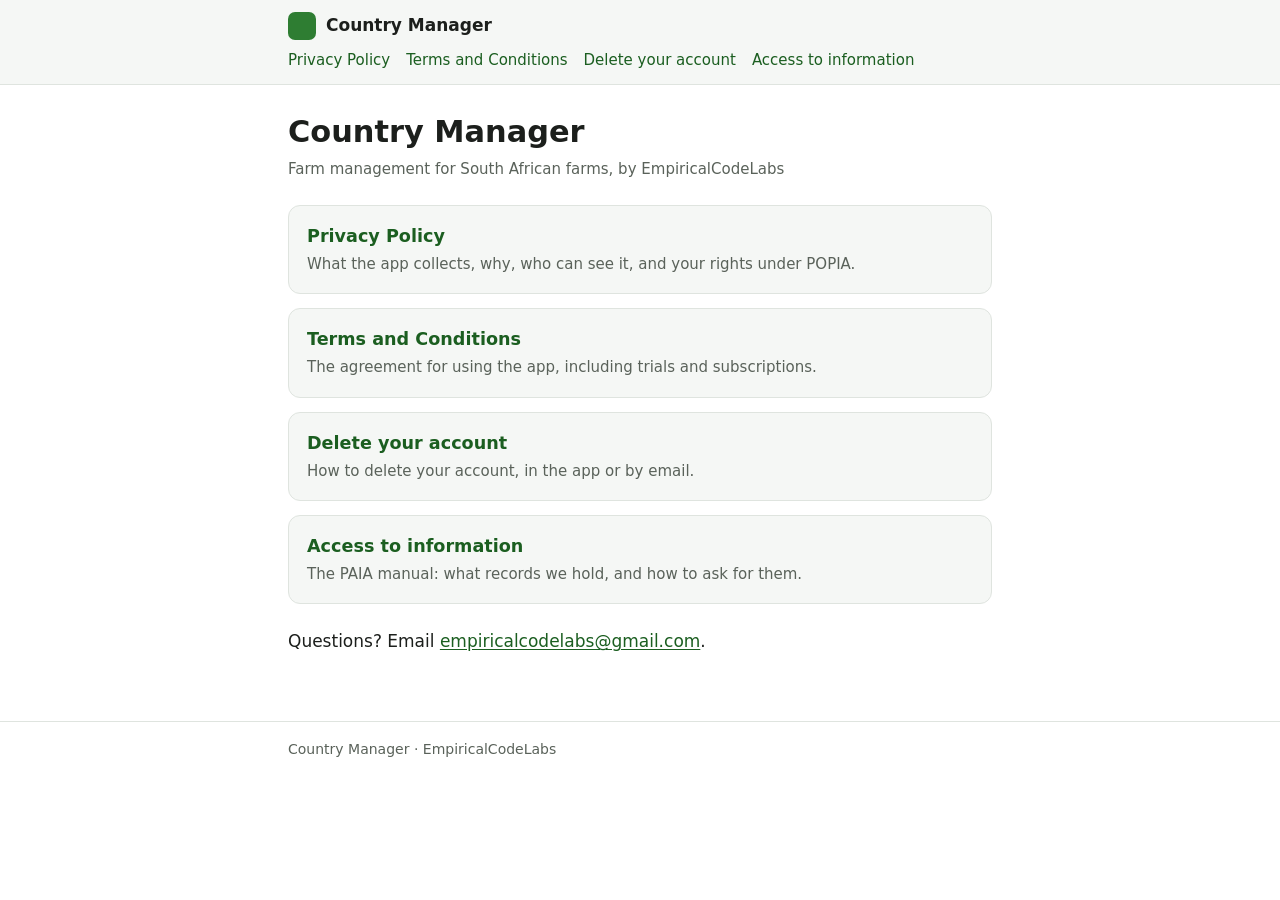
<file: index.html>
<!doctype html>
<html lang="en-ZA">
<head>
  <meta charset="utf-8">
  <meta name="viewport" content="width=device-width, initial-scale=1">
  <title>Country Manager Legal</title>
  <meta name="description" content="The privacy policy, terms and conditions and account deletion page for the Country Manager farm management app.">
  <link rel="stylesheet" href="style.css">
</head>
<body>

<header class="site-header">
  <div class="inner">
    <a class="brand" href="index.html"><span class="brand-mark" aria-hidden="true"></span>Country Manager</a>
    <nav class="site-nav" aria-label="Legal pages">
      <a href="privacy.html">Privacy Policy</a>
      <a href="terms.html">Terms and Conditions</a>
      <a href="delete-account.html">Delete your account</a>
      <a href="paia-manual.html">Access to information</a>
    </nav>
  </div>
</header>

<main>
  <h1>Country Manager</h1>
  <p class="meta">Farm management for South African farms, by EmpiricalCodeLabs</p>

  <div class="cards">
    <a class="card" href="privacy.html">
      <strong>Privacy Policy</strong>
      <span>What the app collects, why, who can see it, and your rights under POPIA.</span>
    </a>
    <a class="card" href="terms.html">
      <strong>Terms and Conditions</strong>
      <span>The agreement for using the app, including trials and subscriptions.</span>
    </a>
    <a class="card" href="delete-account.html">
      <strong>Delete your account</strong>
      <span>How to delete your account, in the app or by email.</span>
    </a>
    <a class="card" href="paia-manual.html">
      <strong>Access to information</strong>
      <span>The PAIA manual: what records we hold, and how to ask for them.</span>
    </a>
  </div>

  <p>Questions? Email <a href="mailto:empiricalcodelabs@gmail.com">empiricalcodelabs@gmail.com</a>.</p>
</main>

<footer class="site-footer">
  <div class="inner">
    Country Manager &middot; EmpiricalCodeLabs
  </div>
</footer>

</body>
</html>
</file>
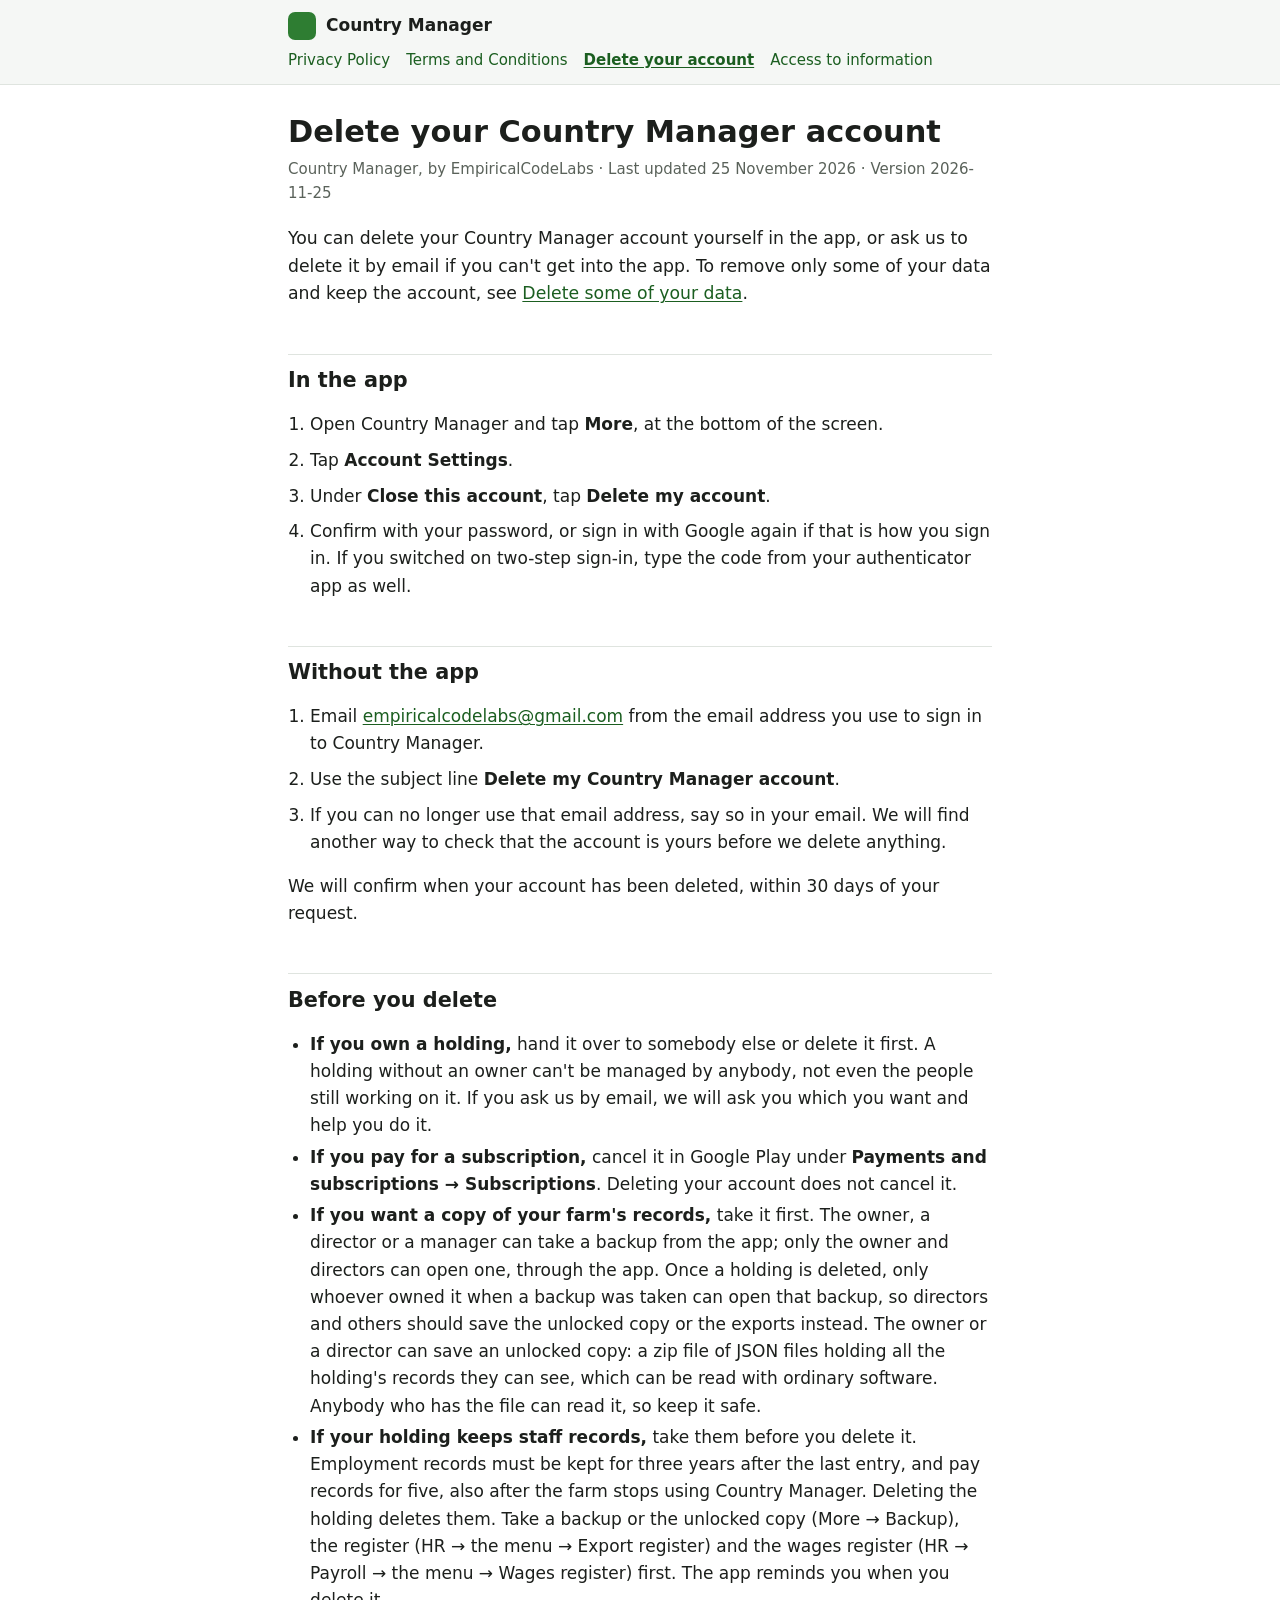
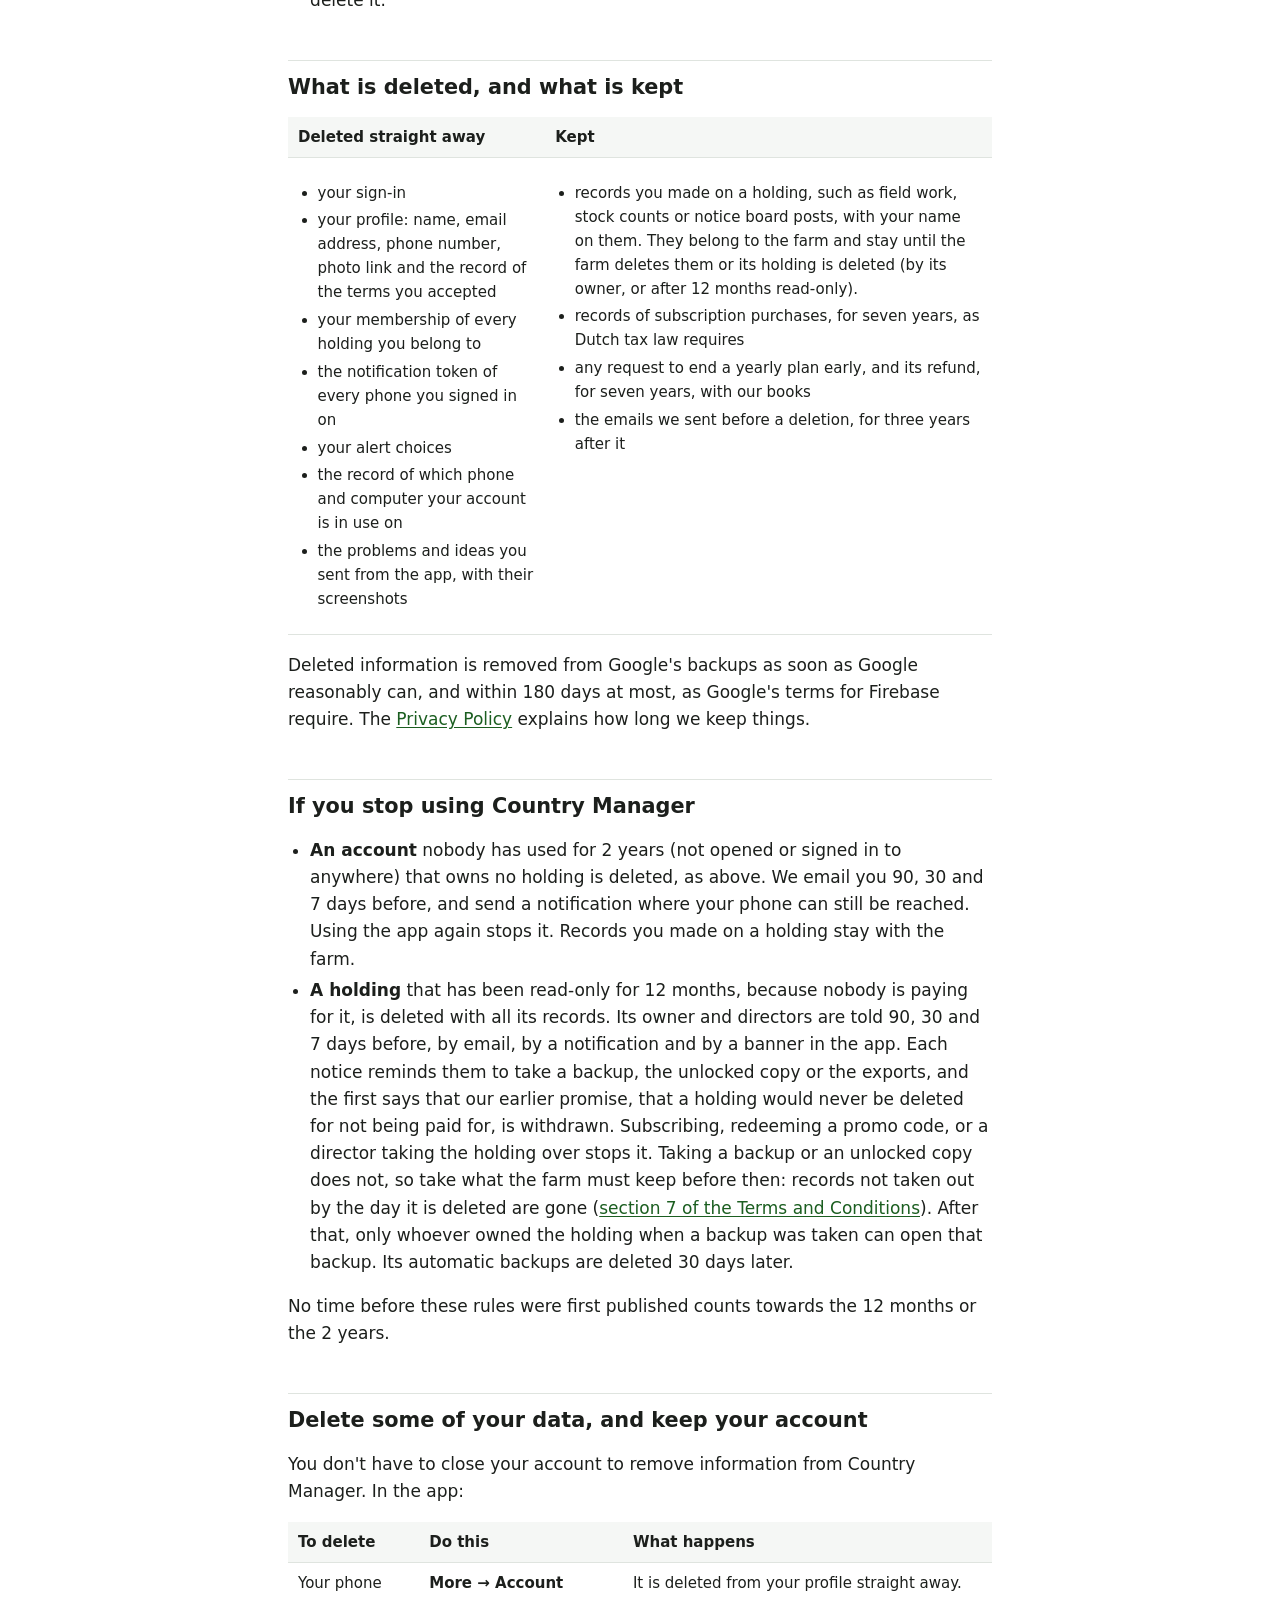
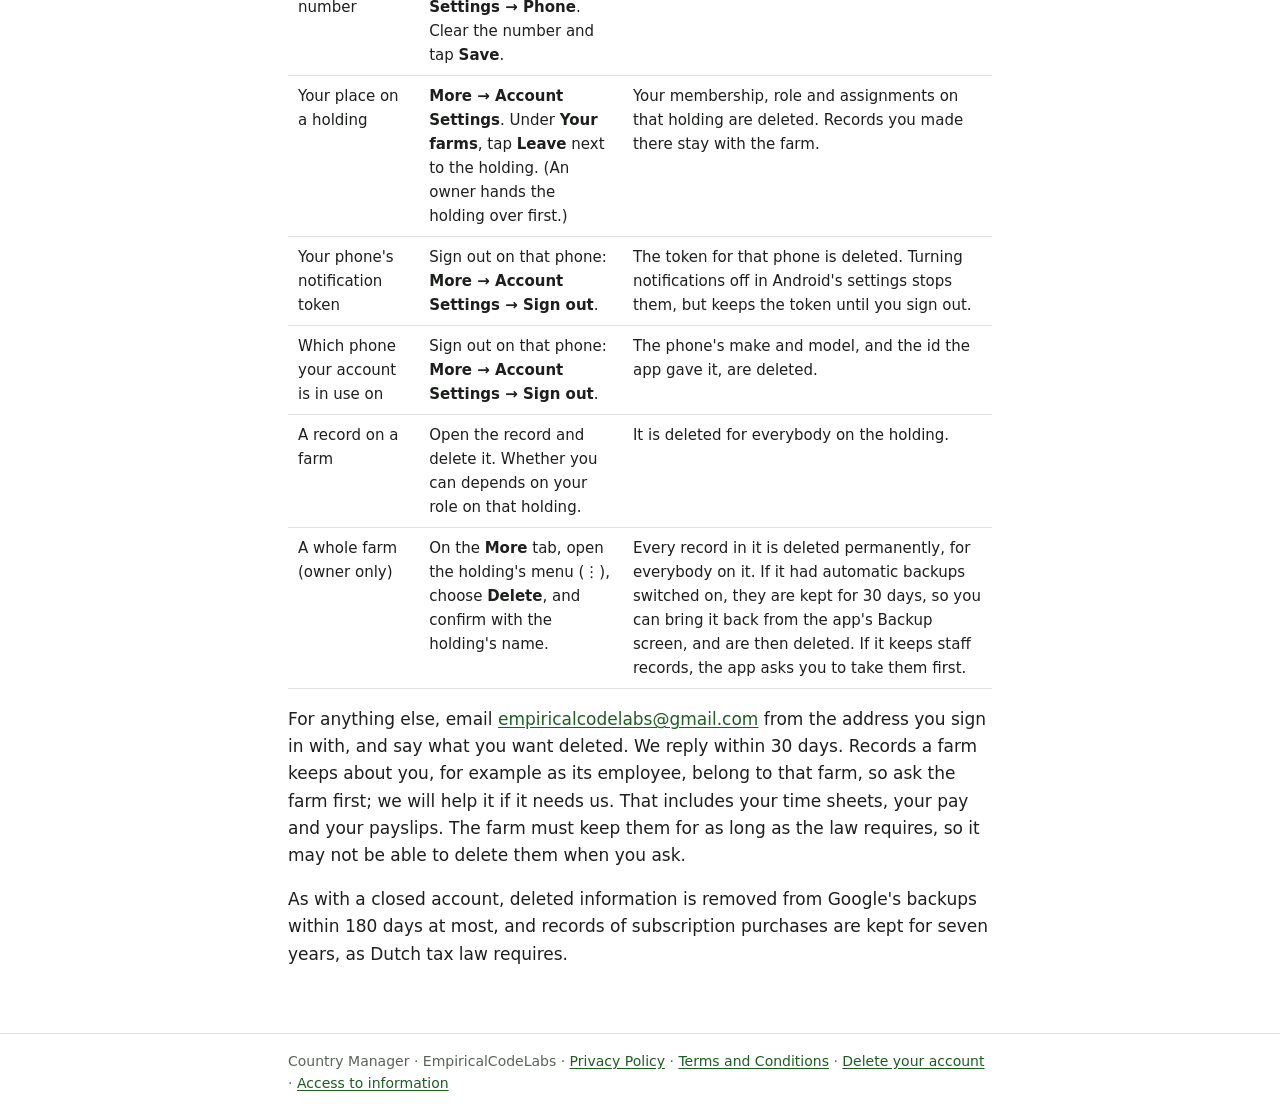
<file: delete-account.html>
<!doctype html>
<html lang="en-ZA">
<head>
  <meta charset="utf-8">
  <meta name="viewport" content="width=device-width, initial-scale=1">
  <title>Delete Country Manager Account</title>
  <meta name="description" content="How to delete your Country Manager account, or only some of your data, in the app or by email, and what is deleted and what is kept.">
  <link rel="stylesheet" href="style.css">
</head>
<body>

<header class="site-header">
  <div class="inner">
    <a class="brand" href="index.html"><span class="brand-mark" aria-hidden="true"></span>Country Manager</a>
    <nav class="site-nav" aria-label="Legal pages">
      <a href="privacy.html">Privacy Policy</a>
      <a href="terms.html">Terms and Conditions</a>
      <a href="delete-account.html" aria-current="page">Delete your account</a>
      <a href="paia-manual.html">Access to information</a>
    </nav>
  </div>
</header>

<main>
  <h1>Delete your Country Manager account</h1>
  <p class="meta">Country Manager, by EmpiricalCodeLabs &middot; Last updated 25 November 2026 &middot; Version 2026-11-25</p>

  <p class="lede">You can delete your Country Manager account yourself in the app, or ask us to
  delete it by email if you can't get into the app. To remove only some of your data and keep
  the account, see <a href="#some-data">Delete some of your data</a>.</p>

  <h2 id="in-app">In the app</h2>
  <ol class="steps">
    <li>Open Country Manager and tap <strong>More</strong>, at the bottom of the screen.</li>
    <li>Tap <strong>Account Settings</strong>.</li>
    <li>Under <strong>Close this account</strong>, tap <strong>Delete my account</strong>.</li>
    <li>Confirm with your password, or sign in with Google again if that is how you sign in. If
      you switched on two-step sign-in, type the code from your authenticator app as well.</li>
  </ol>

  <h2 id="by-email">Without the app</h2>
  <ol class="steps">
    <li>Email <a href="mailto:empiricalcodelabs@gmail.com?subject=Delete%20my%20Country%20Manager%20account">empiricalcodelabs@gmail.com</a>
      from the email address you use to sign in to Country Manager.</li>
    <li>Use the subject line <strong>Delete my Country Manager account</strong>.</li>
    <li>If you can no longer use that email address, say so in your email. We will find another way
      to check that the account is yours before we delete anything.</li>
  </ol>
  <p>We will confirm when your account has been deleted, within 30 days of your request.</p>

  <h2 id="before">Before you delete</h2>
  <ul>
    <li><strong>If you own a holding,</strong> hand it over to somebody else or delete it first. A
      holding without an owner can't be managed by anybody, not even the people still working on
      it. If you ask us by email, we will ask you which you want and help you do it.</li>
    <li><strong>If you pay for a subscription,</strong> cancel it in Google Play under
      <strong>Payments and subscriptions &rarr; Subscriptions</strong>. Deleting your account does
      not cancel it.</li>
    <li><strong>If you want a copy of your farm's records,</strong> take it first. The owner, a
      director or a manager can take a backup from the app; only the owner and directors can open
      one, through the app. Once a holding is deleted, only whoever owned it when a backup was
      taken can open that backup, so directors and others should save the unlocked copy or the
      exports instead. The owner or a director can save an unlocked copy: a zip file of JSON files
      holding all the holding's records they can see, which can be read with ordinary software.
      Anybody who has the file can read it, so keep it safe.</li>
    <li><strong>If your holding keeps staff records,</strong> take them before you delete it.
      Employment records must be kept for three years after the last entry, and pay records for
      five, also after the farm stops using Country Manager. Deleting the holding deletes them.
      Take a backup or the unlocked copy (More &rarr; Backup), the register (HR &rarr; the menu
      &rarr; Export register) and the wages register (HR &rarr; Payroll &rarr; the menu &rarr;
      Wages register) first. The app reminds you when you delete it.</li>
  </ul>

  <h2 id="what">What is deleted, and what is kept</h2>
  <div class="table-wrap">
    <table>
      <thead><tr><th>Deleted straight away</th><th>Kept</th></tr></thead>
      <tbody>
        <tr>
          <td>
            <ul>
              <li>your sign-in</li>
              <li>your profile: name, email address, phone number, photo link and the record of
                the terms you accepted</li>
              <li>your membership of every holding you belong to</li>
              <li>the notification token of every phone you signed in on</li>
              <li>your alert choices</li>
              <li>the record of which phone and computer your account is in use on</li>
              <li>the problems and ideas you sent from the app, with their screenshots</li>
            </ul>
          </td>
          <td>
            <ul>
              <li>records you made on a holding, such as field work, stock counts or notice board
                posts, with your name on them. They belong to the farm and stay until the farm
                deletes them or its holding is deleted (by its owner, or after 12 months
                read-only).</li>
              <li>records of subscription purchases, for seven years, as Dutch tax law
                requires</li>
              <li>any request to end a yearly plan early, and its refund, for seven years, with
                our books</li>
              <li>the emails we sent before a deletion, for three years after it</li>
            </ul>
          </td>
        </tr>
      </tbody>
    </table>
  </div>
  <p>Deleted information is removed from Google's backups as soon as Google reasonably can, and
  within 180 days at most, as Google's terms for Firebase require. The
  <a href="privacy.html#keep">Privacy Policy</a> explains how long we keep things.</p>

  <h2 id="unused">If you stop using Country Manager</h2>
  <ul>
    <li><strong>An account</strong> nobody has used for 2 years (not opened or signed in to
      anywhere) that owns no holding is deleted, as above. We email you 90, 30 and 7 days before,
      and send a notification where your phone can still be reached. Using the app again stops it.
      Records you made on a holding stay with the farm.</li>
    <li><strong>A holding</strong> that has been read-only for 12 months, because nobody is paying
      for it, is deleted with all its records. Its owner and directors are told 90, 30 and 7 days
      before, by email, by a notification and by a banner in the app. Each notice reminds them to
      take a backup, the unlocked copy or the exports, and the first says that our earlier
      promise, that a holding would never be deleted for not being paid for, is withdrawn.
      Subscribing, redeeming a promo code, or a director taking the holding over stops it. Taking
      a backup or an unlocked copy does not, so take what the farm must keep before then: records
      not taken out by the day it is deleted are gone (<a href="terms.html#records">section 7 of
      the Terms and Conditions</a>). After that, only whoever owned the holding
      when a backup was taken can open that backup. Its automatic backups are deleted 30 days
      later.</li>
  </ul>
  <p>No time before these rules were first published counts towards the 12 months or the 2
  years.</p>

  <h2 id="some-data">Delete some of your data, and keep your account</h2>
  <p>You don't have to close your account to remove information from Country Manager. In the app:</p>
  <div class="table-wrap">
    <table>
      <thead><tr><th>To delete</th><th>Do this</th><th>What happens</th></tr></thead>
      <tbody>
        <tr>
          <td>Your phone number</td>
          <td><strong>More &rarr; Account Settings &rarr; Phone</strong>. Clear the number and tap
            <strong>Save</strong>.</td>
          <td>It is deleted from your profile straight away.</td>
        </tr>
        <tr>
          <td>Your place on a holding</td>
          <td><strong>More &rarr; Account Settings</strong>. Under <strong>Your farms</strong>, tap
            <strong>Leave</strong> next to the holding. (An owner hands the holding over first.)</td>
          <td>Your membership, role and assignments on that holding are deleted. Records you made
            there stay with the farm.</td>
        </tr>
        <tr>
          <td>Your phone's notification token</td>
          <td>Sign out on that phone: <strong>More &rarr; Account Settings &rarr; Sign
            out</strong>.</td>
          <td>The token for that phone is deleted. Turning notifications off in Android's settings
            stops them, but keeps the token until you sign out.</td>
        </tr>
        <tr>
          <td>Which phone your account is in use on</td>
          <td>Sign out on that phone: <strong>More &rarr; Account Settings &rarr; Sign
            out</strong>.</td>
          <td>The phone's make and model, and the id the app gave it, are deleted.</td>
        </tr>
        <tr>
          <td>A record on a farm</td>
          <td>Open the record and delete it. Whether you can depends on your role on that
            holding.</td>
          <td>It is deleted for everybody on the holding.</td>
        </tr>
        <tr>
          <td id="farm">A whole farm (owner only)</td>
          <td>On the <strong>More</strong> tab, open the holding's menu (&#8942;), choose
            <strong>Delete</strong>, and confirm with the holding's name.</td>
          <td>Every record in it is deleted permanently, for everybody on it. If it had automatic
            backups switched on, they are kept for 30 days, so you can bring it back from the
            app's Backup screen, and are then deleted. If it keeps staff records, the app asks
            you to take them first.</td>
        </tr>
      </tbody>
    </table>
  </div>
  <p>For anything else, email
  <a href="mailto:empiricalcodelabs@gmail.com?subject=Delete%20some%20of%20my%20Country%20Manager%20data">empiricalcodelabs@gmail.com</a>
  from the address you sign in with, and say what you want deleted. We reply within 30 days.
  Records a farm keeps about you, for example as its employee, belong to that farm, so ask the
  farm first; we will help it if it needs us. That includes your time sheets, your pay and your
  payslips. The farm must keep them for as long as the law requires, so it may not be able to
  delete them when you ask.</p>
  <p>As with a closed account, deleted information is removed from Google's backups within 180
  days at most, and records of subscription purchases are kept for seven years, as Dutch tax law
  requires.</p>
</main>

<footer class="site-footer">
  <div class="inner">
    Country Manager &middot; EmpiricalCodeLabs &middot;
    <a href="privacy.html">Privacy Policy</a> &middot;
    <a href="terms.html">Terms and Conditions</a> &middot;
    <a href="delete-account.html">Delete your account</a> &middot;
    <a href="paia-manual.html">Access to information</a>
  </div>
</footer>

</body>
</html>
</file>
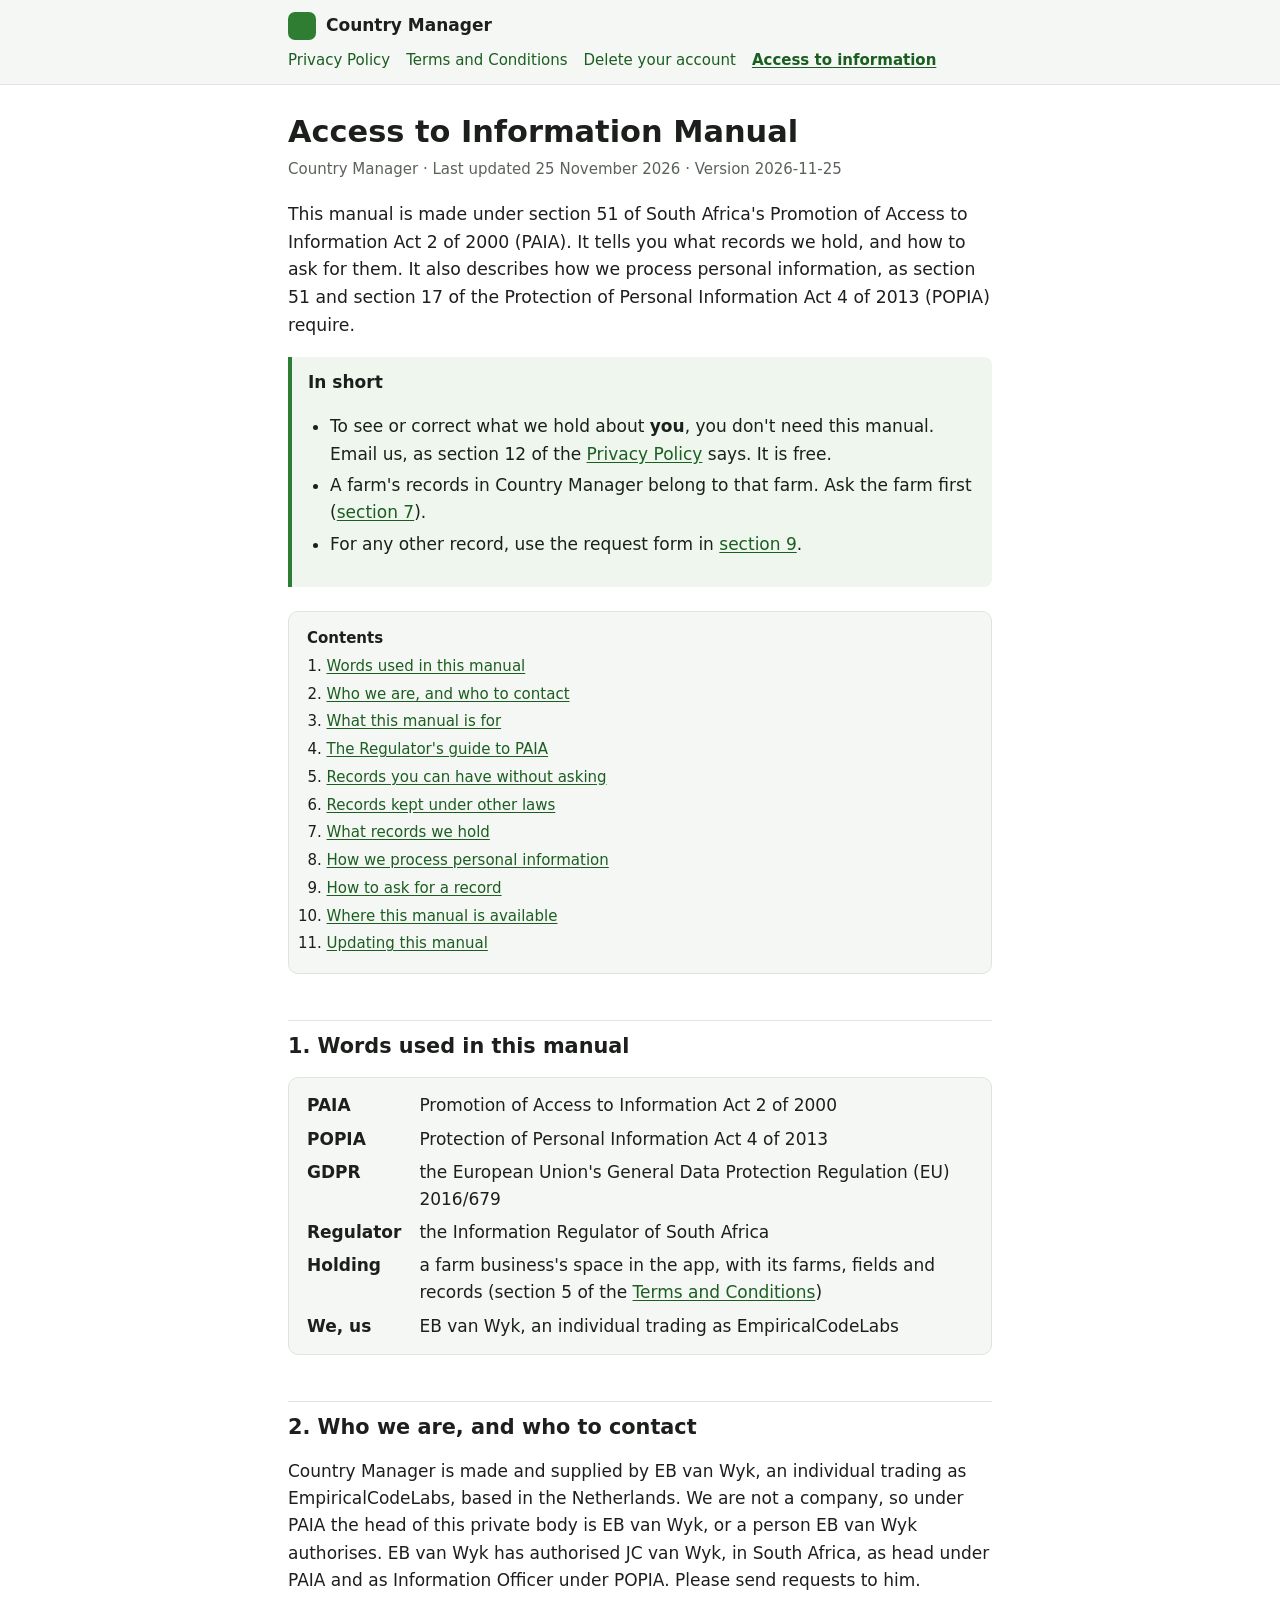
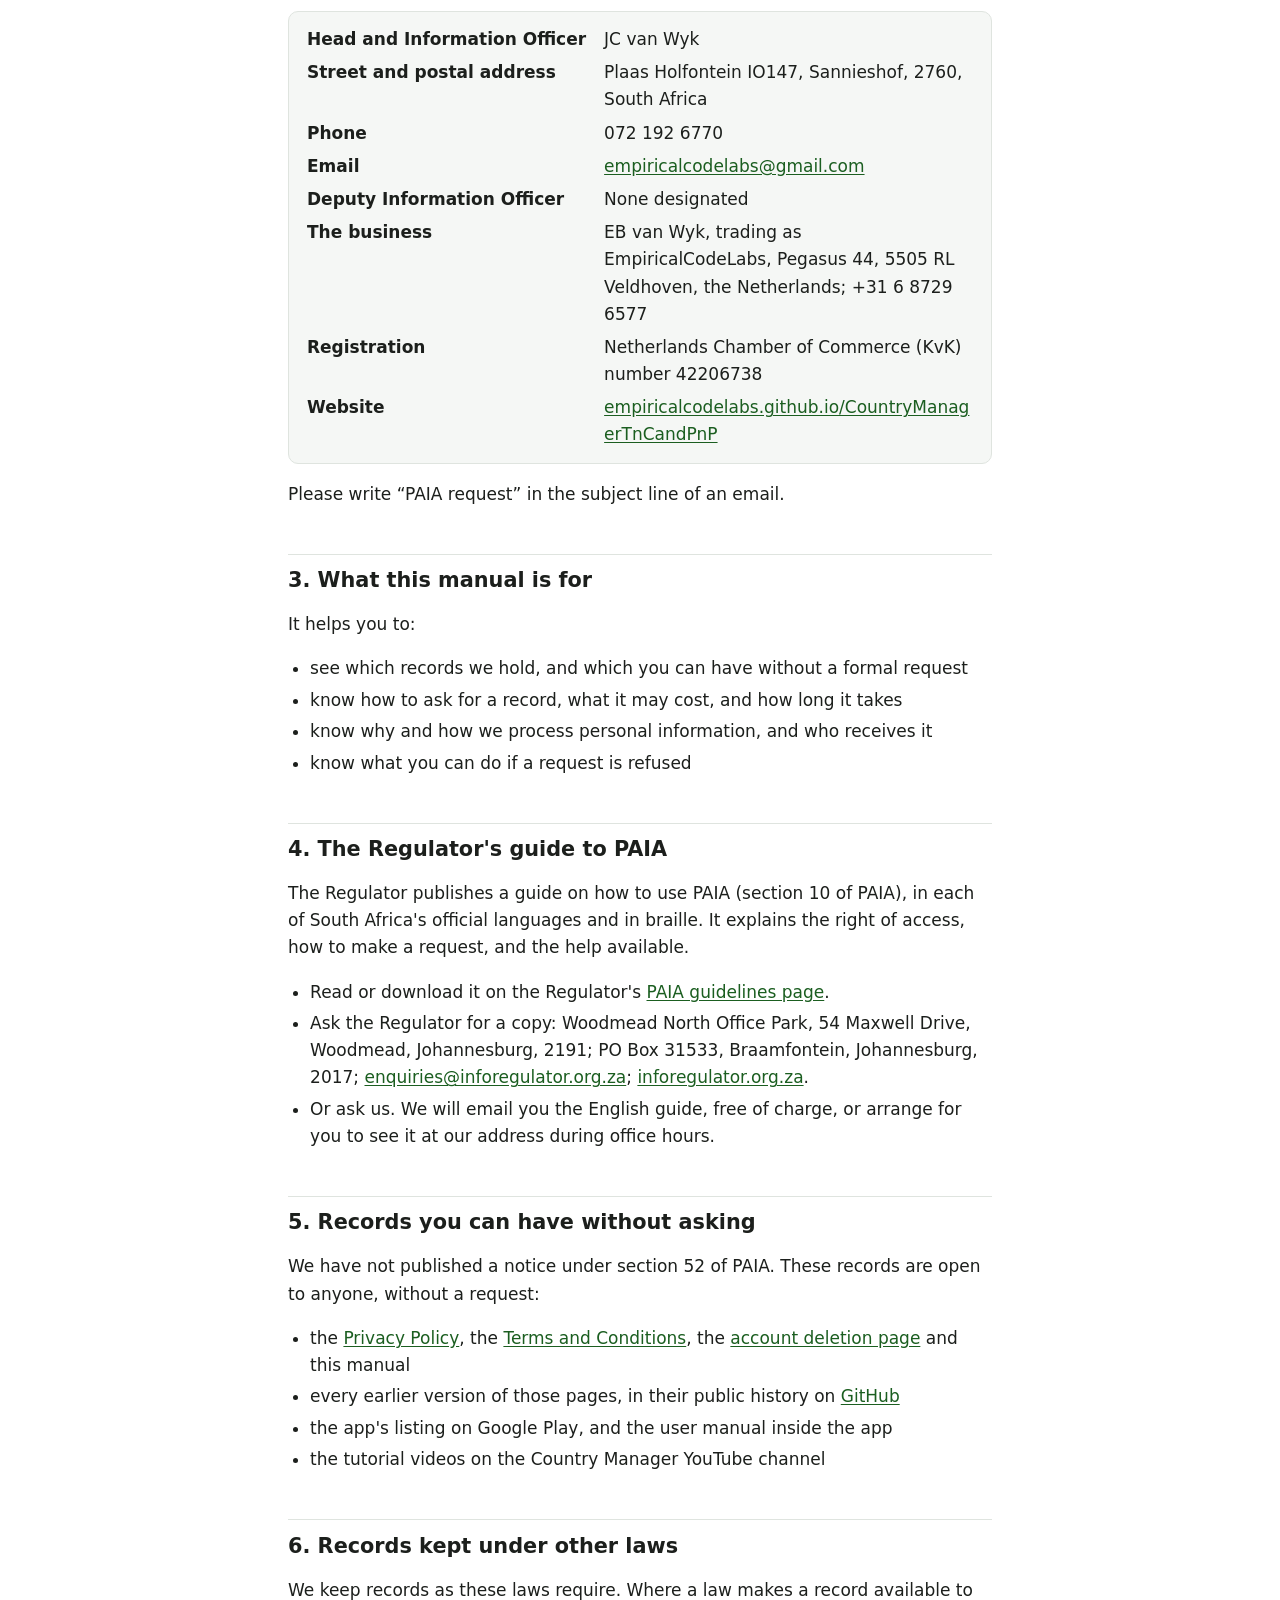
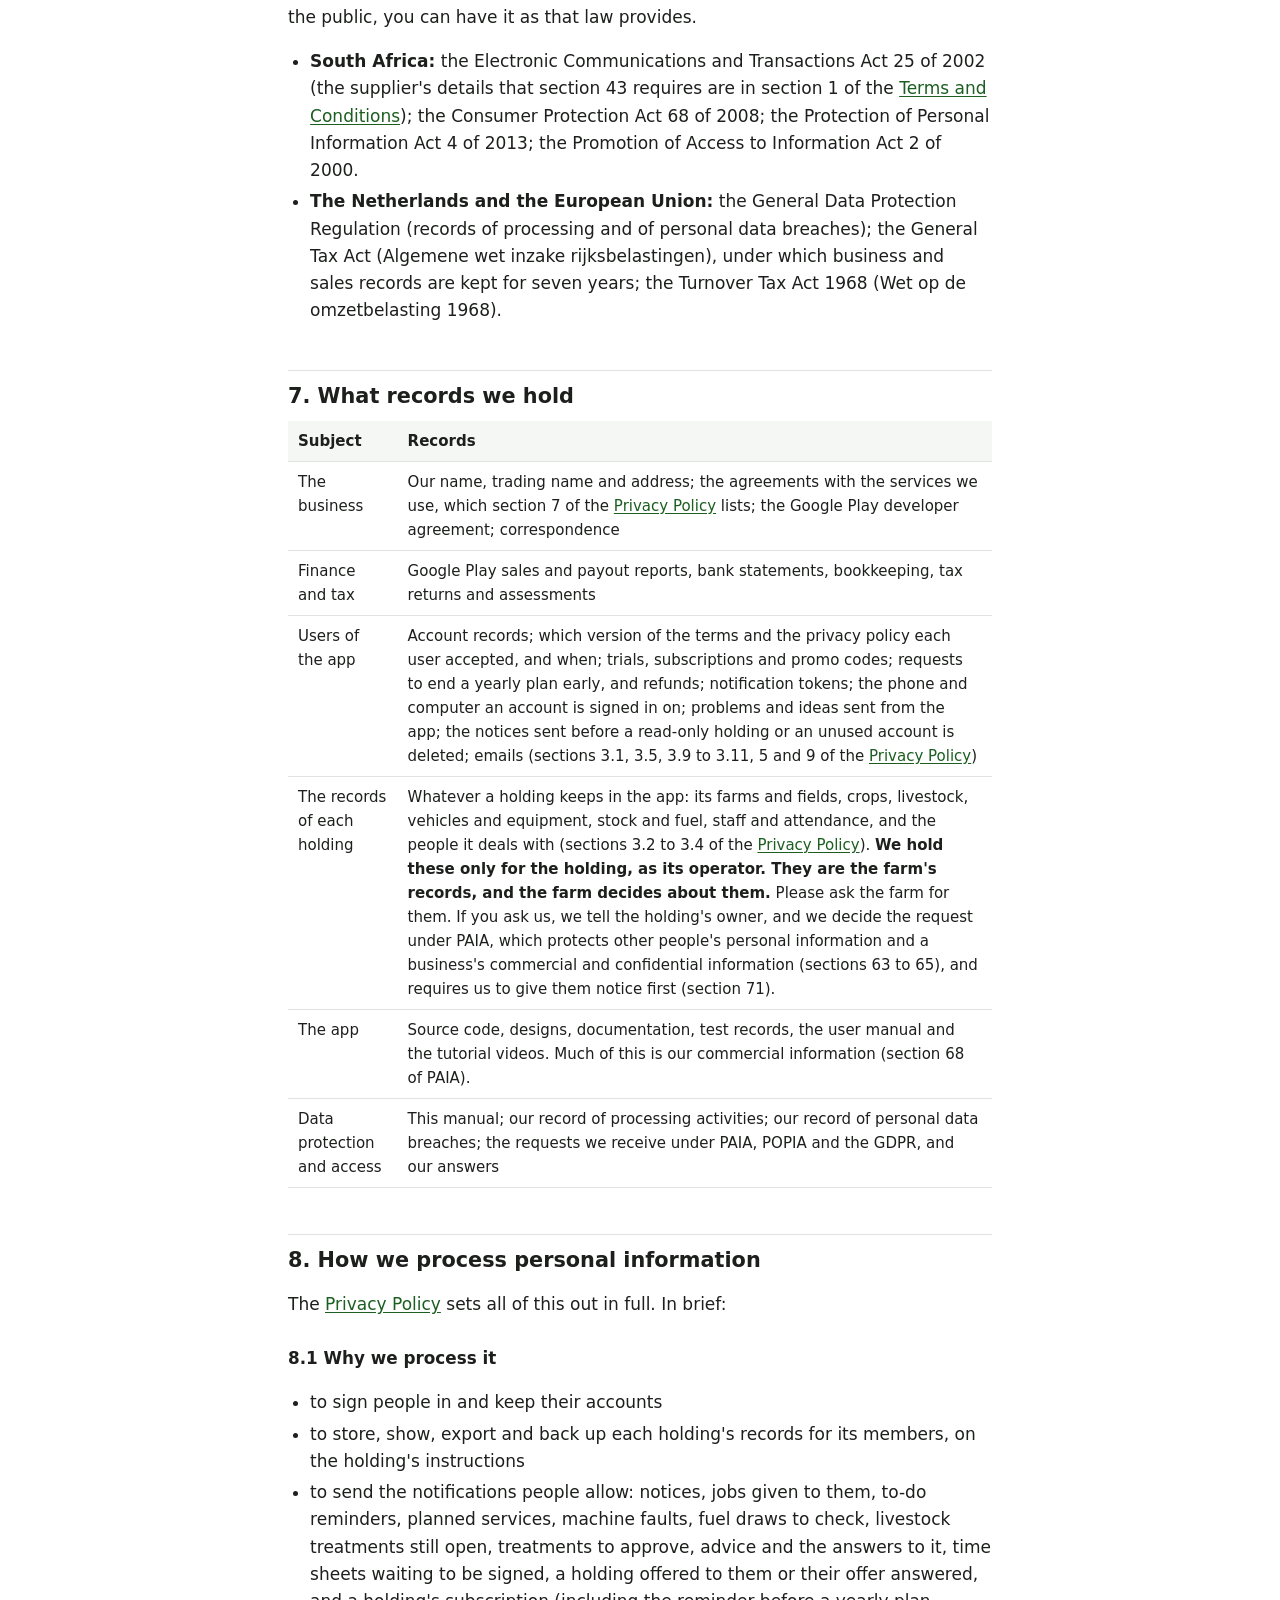
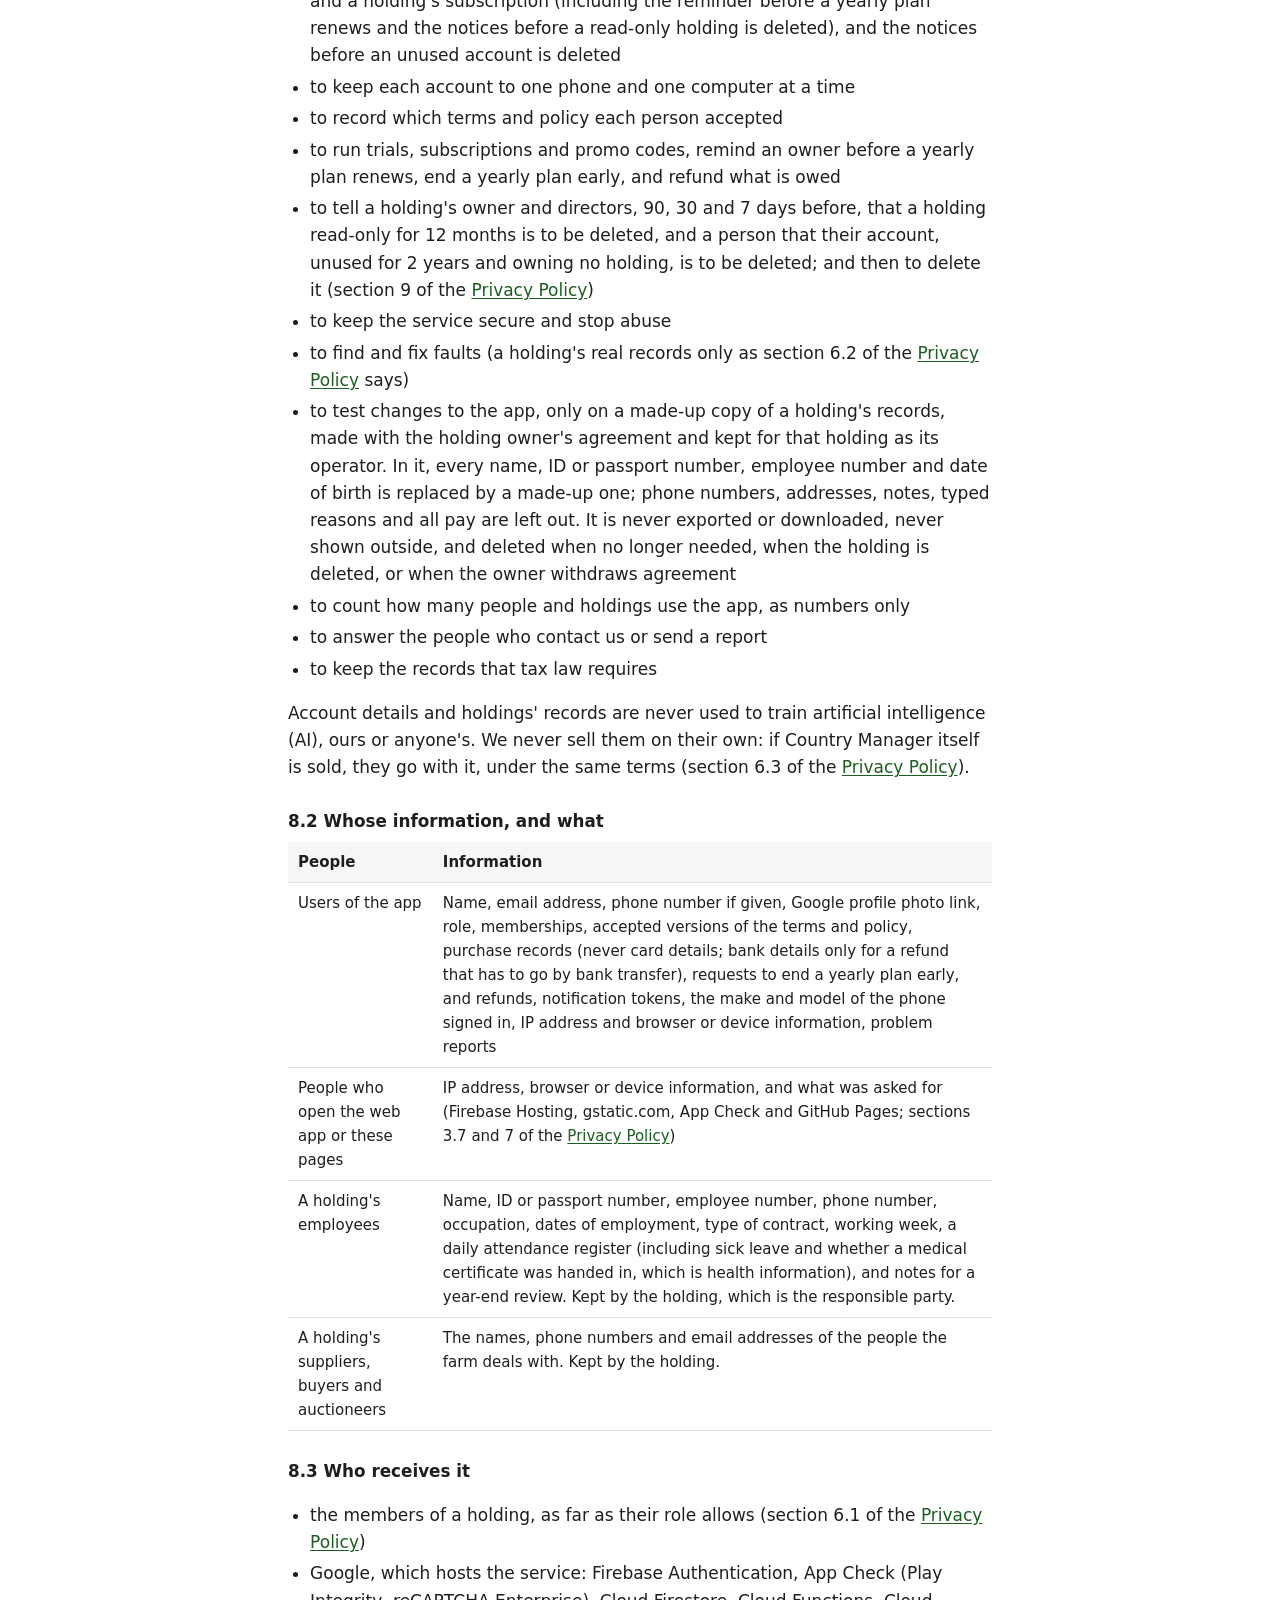
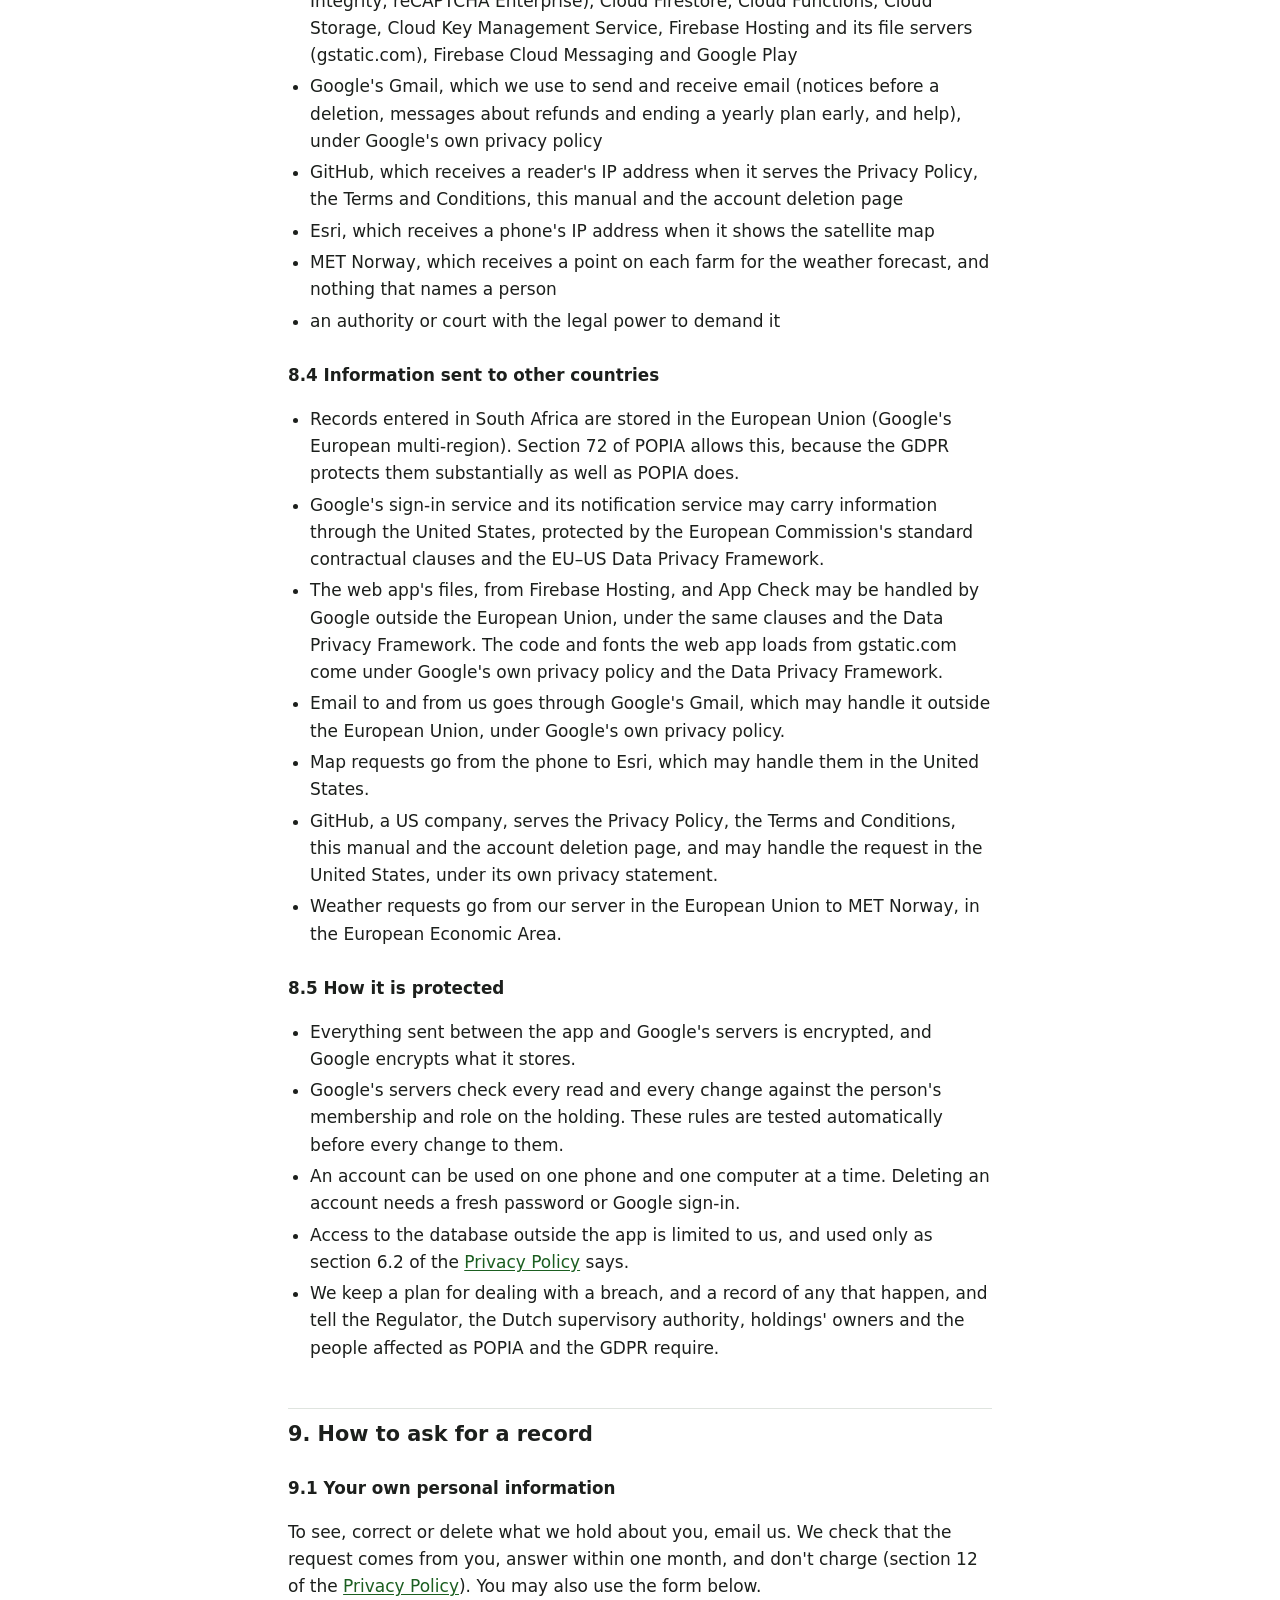
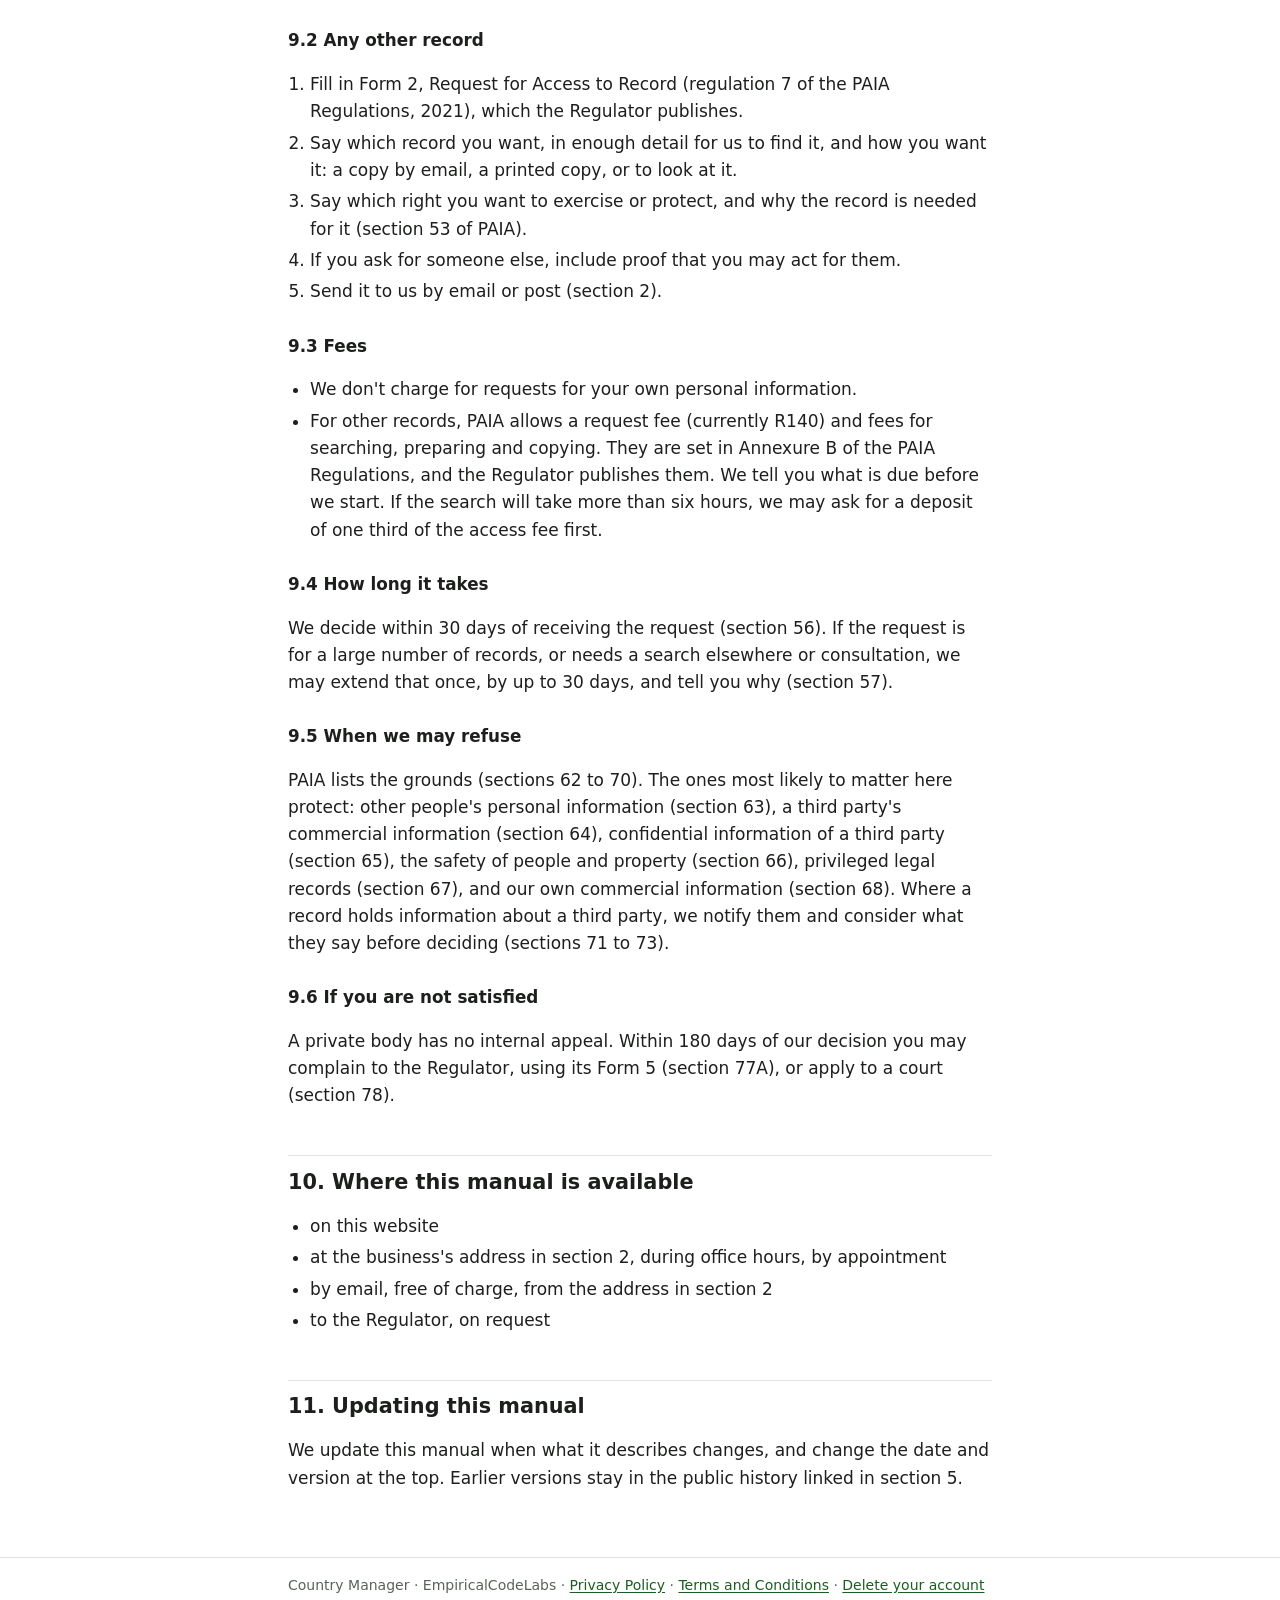
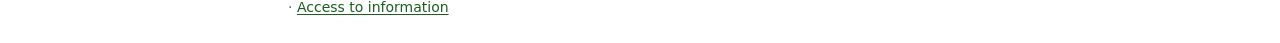
<file: paia-manual.html>
<!doctype html>
<html lang="en-ZA">
<head>
  <meta charset="utf-8">
  <meta name="viewport" content="width=device-width, initial-scale=1">
  <title>Country Manager PAIA Manual</title>
  <meta name="description" content="How to ask for records held by EB van Wyk, trading as EmpiricalCodeLabs, the maker of Country Manager, under South Africa's Promotion of Access to Information Act.">
  <link rel="stylesheet" href="style.css">
</head>
<body>

<header class="site-header">
  <div class="inner">
    <a class="brand" href="index.html"><span class="brand-mark" aria-hidden="true"></span>Country Manager</a>
    <nav class="site-nav" aria-label="Legal pages">
      <a href="privacy.html">Privacy Policy</a>
      <a href="terms.html">Terms and Conditions</a>
      <a href="delete-account.html">Delete your account</a>
      <a href="paia-manual.html" aria-current="page">Access to information</a>
    </nav>
  </div>
</header>

<main>
  <h1>Access to Information Manual</h1>
  <p class="meta">Country Manager &middot; Last updated 25 November 2026 &middot; Version 2026-11-25</p>

  <p class="lede">This manual is made under section 51 of South Africa's Promotion of Access to
  Information Act 2 of 2000 (PAIA). It tells you what records we hold, and how to ask for them.
  It also describes how we process personal information, as section 51 and section 17 of the
  Protection of Personal Information Act 4 of 2013 (POPIA) require.</p>

  <div class="note">
    <p><strong>In short</strong></p>
    <ul>
      <li>To see or correct what we hold about <strong>you</strong>, you don't need this
        manual. Email us, as section 12 of the <a href="privacy.html#rights">Privacy Policy</a>
        says. It is free.</li>
      <li>A farm's records in Country Manager belong to that farm. Ask the farm first
        (<a href="#records">section 7</a>).</li>
      <li>For any other record, use the request form in <a href="#request">section 9</a>.</li>
    </ul>
  </div>

  <nav class="toc" aria-label="Contents">
    <strong>Contents</strong>
    <ol>
      <li><a href="#words">Words used in this manual</a></li>
      <li><a href="#contact">Who we are, and who to contact</a></li>
      <li><a href="#purpose">What this manual is for</a></li>
      <li><a href="#guide">The Regulator's guide to PAIA</a></li>
      <li><a href="#available">Records you can have without asking</a></li>
      <li><a href="#legislation">Records kept under other laws</a></li>
      <li><a href="#records">What records we hold</a></li>
      <li><a href="#personal">How we process personal information</a></li>
      <li><a href="#request">How to ask for a record</a></li>
      <li><a href="#availability">Where this manual is available</a></li>
      <li><a href="#updates">Updating this manual</a></li>
    </ol>
  </nav>

  <h2 id="words">1. Words used in this manual</h2>
  <dl class="details">
    <dt>PAIA</dt><dd>Promotion of Access to Information Act 2 of 2000</dd>
    <dt>POPIA</dt><dd>Protection of Personal Information Act 4 of 2013</dd>
    <dt>GDPR</dt><dd>the European Union's General Data Protection Regulation (EU) 2016/679</dd>
    <dt>Regulator</dt><dd>the Information Regulator of South Africa</dd>
    <dt>Holding</dt><dd>a farm business's space in the app, with its farms, fields and records
      (section 5 of the <a href="terms.html">Terms and Conditions</a>)</dd>
    <dt>We, us</dt><dd>EB van Wyk, an individual trading as EmpiricalCodeLabs</dd>
  </dl>

  <h2 id="contact">2. Who we are, and who to contact</h2>
  <p>Country Manager is made and supplied by EB van Wyk, an individual trading as
  EmpiricalCodeLabs, based in the Netherlands. We are not a company, so under PAIA the head of
  this private body is EB van Wyk, or a person EB van Wyk authorises. EB van Wyk has authorised
  JC van Wyk, in South Africa, as head under PAIA and as Information Officer under POPIA. Please
  send requests to him.</p>
  <dl class="details">
    <dt>Head and Information Officer</dt><dd>JC van Wyk</dd>
    <dt>Street and postal address</dt><dd>Plaas Holfontein IO147, Sannieshof, 2760, South Africa</dd>
    <dt>Phone</dt><dd>072 192 6770</dd>
    <dt>Email</dt><dd><a href="mailto:empiricalcodelabs@gmail.com">empiricalcodelabs@gmail.com</a></dd>
    <dt>Deputy Information Officer</dt><dd>None designated</dd>
    <dt>The business</dt><dd>EB van Wyk, trading as EmpiricalCodeLabs, Pegasus 44, 5505 RL
      Veldhoven, the Netherlands; +31 6 8729 6577</dd>
    <dt>Registration</dt><dd>Netherlands Chamber of Commerce (KvK) number 42206738</dd>
    <dt>Website</dt><dd><a href="https://empiricalcodelabs.github.io/CountryManagerTnCandPnP/">empiricalcodelabs.github.io/CountryManagerTnCandPnP</a></dd>
  </dl>
  <p>Please write &ldquo;PAIA request&rdquo; in the subject line of an email.</p>

  <h2 id="purpose">3. What this manual is for</h2>
  <p>It helps you to:</p>
  <ul>
    <li>see which records we hold, and which you can have without a formal request</li>
    <li>know how to ask for a record, what it may cost, and how long it takes</li>
    <li>know why and how we process personal information, and who receives it</li>
    <li>know what you can do if a request is refused</li>
  </ul>

  <h2 id="guide">4. The Regulator's guide to PAIA</h2>
  <p>The Regulator publishes a guide on how to use PAIA (section 10 of PAIA), in each of South
  Africa's official languages and in braille. It explains the right of access, how to make a
  request, and the help available.</p>
  <ul>
    <li>Read or download it on the Regulator's
      <a href="https://inforegulator.org.za/paia-guidelines/">PAIA guidelines page</a>.</li>
    <li>Ask the Regulator for a copy: Woodmead North Office Park, 54 Maxwell Drive, Woodmead,
      Johannesburg, 2191; PO Box 31533, Braamfontein, Johannesburg, 2017;
      <a href="mailto:enquiries@inforegulator.org.za">enquiries@inforegulator.org.za</a>;
      <a href="https://inforegulator.org.za/">inforegulator.org.za</a>.</li>
    <li>Or ask us. We will email you the English guide, free of charge, or arrange for you to
      see it at our address during office hours.</li>
  </ul>

  <h2 id="available">5. Records you can have without asking</h2>
  <p>We have not published a notice under section 52 of PAIA. These records are open to anyone,
  without a request:</p>
  <ul>
    <li>the <a href="privacy.html">Privacy Policy</a>, the
      <a href="terms.html">Terms and Conditions</a>, the
      <a href="delete-account.html">account deletion page</a> and this manual</li>
    <li>every earlier version of those pages, in their public history on
      <a href="https://github.com/EmpiricalCodeLabs/CountryManagerTnCandPnP/commits/main">GitHub</a></li>
    <li>the app's listing on Google Play, and the user manual inside the app</li>
    <li>the tutorial videos on the Country Manager YouTube channel</li>
  </ul>

  <h2 id="legislation">6. Records kept under other laws</h2>
  <p>We keep records as these laws require. Where a law makes a record available to the public,
  you can have it as that law provides.</p>
  <ul>
    <li><strong>South Africa:</strong> the Electronic Communications and Transactions Act 25 of
      2002 (the supplier's details that section 43 requires are in section 1 of the
      <a href="terms.html#who">Terms and Conditions</a>); the Consumer Protection Act 68 of 2008;
      the Protection of Personal Information Act 4 of 2013; the Promotion of Access to
      Information Act 2 of 2000.</li>
    <li><strong>The Netherlands and the European Union:</strong> the General Data Protection
      Regulation (records of processing and of personal data breaches); the General Tax Act
      (Algemene wet inzake rijksbelastingen), under which business and sales records are kept for
      seven years; the Turnover Tax Act 1968 (Wet op de omzetbelasting 1968).</li>
  </ul>

  <h2 id="records">7. What records we hold</h2>
  <table>
    <thead><tr><th>Subject</th><th>Records</th></tr></thead>
    <tbody>
      <tr>
        <td>The business</td>
        <td>Our name, trading name and address; the agreements with the services we use, which
          section 7 of the <a href="privacy.html#providers">Privacy Policy</a> lists; the
          Google Play developer agreement; correspondence</td>
      </tr>
      <tr>
        <td>Finance and tax</td>
        <td>Google Play sales and payout reports, bank statements, bookkeeping, tax returns and
          assessments</td>
      </tr>
      <tr>
        <td>Users of the app</td>
        <td>Account records; which version of the terms and the privacy policy each user
          accepted, and when; trials, subscriptions and promo codes; requests to end a yearly plan
          early, and refunds; notification tokens; the phone and computer an account is signed in
          on; problems and ideas sent from the app; the notices sent before a read-only holding or
          an unused account is deleted; emails (sections 3.1, 3.5, 3.9 to 3.11, 5 and 9 of the
          <a href="privacy.html#collect">Privacy Policy</a>)</td>
      </tr>
      <tr>
        <td>The records of each holding</td>
        <td>Whatever a holding keeps in the app: its farms and fields, crops, livestock,
          vehicles and equipment, stock and fuel, staff and attendance, and the people it deals
          with (sections 3.2 to 3.4 of the <a href="privacy.html#collect">Privacy Policy</a>).
          <strong>We hold these only for the holding, as its operator. They are the farm's
          records, and the farm decides about them.</strong> Please ask the farm for them. If you
          ask us, we tell the holding's owner, and we decide the request under PAIA, which
          protects other people's personal information and a business's commercial and
          confidential information (sections 63 to 65), and requires us to give them notice
          first (section 71).</td>
      </tr>
      <tr>
        <td>The app</td>
        <td>Source code, designs, documentation, test records, the user manual and the tutorial
          videos. Much of this is our commercial information (section 68 of PAIA).</td>
      </tr>
      <tr>
        <td>Data protection and access</td>
        <td>This manual; our record of processing activities; our record of personal data
          breaches; the requests we receive under PAIA, POPIA and the GDPR, and our answers</td>
      </tr>
    </tbody>
  </table>

  <h2 id="personal">8. How we process personal information</h2>
  <p>The <a href="privacy.html">Privacy Policy</a> sets all of this out in full. In brief:</p>

  <h3>8.1 Why we process it</h3>
  <ul>
    <li>to sign people in and keep their accounts</li>
    <li>to store, show, export and back up each holding's records for its members, on the
      holding's instructions</li>
    <li>to send the notifications people allow: notices, jobs given to them, to-do reminders,
      planned services, machine faults, fuel draws to check, livestock treatments still open,
      treatments to approve, advice and the answers to it, time sheets waiting to be signed, a holding offered to them or
      their offer answered, and a holding's subscription (including the reminder before a yearly
      plan renews and the notices before a read-only holding is deleted), and the notices before
      an unused account is deleted</li>
    <li>to keep each account to one phone and one computer at a time</li>
    <li>to record which terms and policy each person accepted</li>
    <li>to run trials, subscriptions and promo codes, remind an owner before a yearly plan renews,
      end a yearly plan early, and refund what is owed</li>
    <li>to tell a holding's owner and directors, 90, 30 and 7 days before, that a holding
      read-only for 12 months is to be deleted, and a person that their account, unused for 2
      years and owning no holding, is to be deleted; and then to delete it (section 9 of the
      <a href="privacy.html#keep">Privacy Policy</a>)</li>
    <li>to keep the service secure and stop abuse</li>
    <li>to find and fix faults (a holding's real records only as section 6.2 of the
      <a href="privacy.html#see">Privacy Policy</a> says)</li>
    <li>to test changes to the app, only on a made-up copy of a holding's records, made with the
      holding owner's agreement and kept for that holding as its operator. In it, every name, ID
      or passport number, employee number and date of birth is replaced by a made-up one; phone
      numbers, addresses, notes, typed reasons and all pay are left out. It is never exported or
      downloaded, never shown outside, and deleted when no longer needed, when the holding is
      deleted, or when the owner withdraws agreement</li>
    <li>to count how many people and holdings use the app, as numbers only</li>
    <li>to answer the people who contact us or send a report</li>
    <li>to keep the records that tax law requires</li>
  </ul>
  <p>Account details and holdings' records are never used to train artificial intelligence (AI),
  ours or anyone's. We never sell them on their own: if Country Manager itself is sold, they go
  with it, under the same terms (section 6.3 of the
  <a href="privacy.html#see">Privacy Policy</a>).</p>

  <h3>8.2 Whose information, and what</h3>
  <table>
    <thead><tr><th>People</th><th>Information</th></tr></thead>
    <tbody>
      <tr>
        <td>Users of the app</td>
        <td>Name, email address, phone number if given, Google profile photo link, role,
          memberships, accepted versions of the terms and policy, purchase records (never card
          details; bank details only for a refund that has to go by bank transfer), requests to
          end a yearly plan early, and refunds, notification tokens, the make and model of the
          phone signed in, IP address and browser or device information, problem reports</td>
      </tr>
      <tr>
        <td>People who open the web app or these pages</td>
        <td>IP address, browser or device information, and what was asked for (Firebase Hosting,
          gstatic.com, App Check and GitHub Pages; sections 3.7 and 7 of the
          <a href="privacy.html#collect">Privacy Policy</a>)</td>
      </tr>
      <tr>
        <td>A holding's employees</td>
        <td>Name, ID or passport number, employee number, phone number, occupation, dates of
          employment, type of contract, working week, a daily attendance register (including
          sick leave and whether a medical certificate was handed in, which is health
          information), and notes for a year-end review. Kept by the holding, which is the
          responsible party.</td>
      </tr>
      <tr>
        <td>A holding's suppliers, buyers and auctioneers</td>
        <td>The names, phone numbers and email addresses of the people the farm deals with.
          Kept by the holding.</td>
      </tr>
    </tbody>
  </table>

  <h3>8.3 Who receives it</h3>
  <ul>
    <li>the members of a holding, as far as their role allows
      (section 6.1 of the <a href="privacy.html#see">Privacy Policy</a>)</li>
    <li>Google, which hosts the service: Firebase Authentication, App Check (Play Integrity,
      reCAPTCHA Enterprise), Cloud Firestore, Cloud Functions, Cloud Storage, Cloud Key Management
      Service, Firebase Hosting and its file servers (gstatic.com), Firebase Cloud Messaging and
      Google Play</li>
    <li>Google's Gmail, which we use to send and receive email (notices before a deletion,
      messages about refunds and ending a yearly plan early, and help), under Google's own
      privacy policy</li>
    <li>GitHub, which receives a reader's IP address when it serves the Privacy Policy, the Terms
      and Conditions, this manual and the account deletion page</li>
    <li>Esri, which receives a phone's IP address when it shows the satellite map</li>
    <li>MET Norway, which receives a point on each farm for the weather forecast, and nothing that
      names a person</li>
    <li>an authority or court with the legal power to demand it</li>
  </ul>

  <h3>8.4 Information sent to other countries</h3>
  <ul>
    <li>Records entered in South Africa are stored in the European Union (Google's European
      multi-region). Section 72 of POPIA allows this, because the GDPR protects them
      substantially as well as POPIA does.</li>
    <li>Google's sign-in service and its notification service may carry information through the
      United States, protected by the European Commission's standard contractual clauses and the
      EU&ndash;US Data Privacy Framework.</li>
    <li>The web app's files, from Firebase Hosting, and App Check may be handled by Google outside
      the European Union, under the same clauses and the Data Privacy Framework. The code and
      fonts the web app loads from gstatic.com come under Google's own privacy policy and the
      Data Privacy Framework.</li>
    <li>Email to and from us goes through Google's Gmail, which may handle it outside the
      European Union, under Google's own privacy policy.</li>
    <li>Map requests go from the phone to Esri, which may handle them in the United States.</li>
    <li>GitHub, a US company, serves the Privacy Policy, the Terms and Conditions, this manual and
      the account deletion page, and may handle the request in the United States, under its own
      privacy statement.</li>
    <li>Weather requests go from our server in the European Union to MET Norway, in the European
      Economic Area.</li>
  </ul>

  <h3>8.5 How it is protected</h3>
  <ul>
    <li>Everything sent between the app and Google's servers is encrypted, and Google encrypts
      what it stores.</li>
    <li>Google's servers check every read and every change against the person's membership and
      role on the holding. These rules are tested automatically before every change to them.</li>
    <li>An account can be used on one phone and one computer at a time. Deleting an account needs
      a fresh password or Google sign-in.</li>
    <li>Access to the database outside the app is limited to us, and used only as section 6.2 of
      the <a href="privacy.html#see">Privacy Policy</a> says.</li>
    <li>We keep a plan for dealing with a breach, and a record of any that happen, and tell the
      Regulator, the Dutch supervisory authority, holdings' owners and the people affected as
      POPIA and the GDPR require.</li>
  </ul>

  <h2 id="request">9. How to ask for a record</h2>

  <h3>9.1 Your own personal information</h3>
  <p>To see, correct or delete what we hold about you, email us. We check that the request comes
  from you, answer within one month, and don't charge (section 12 of the
  <a href="privacy.html#rights">Privacy Policy</a>). You may also use the form below.</p>

  <h3>9.2 Any other record</h3>
  <ol>
    <li>Fill in Form 2, Request for Access to Record (regulation 7 of the PAIA Regulations,
      2021), which the Regulator publishes.</li>
    <li>Say which record you want, in enough detail for us to find it, and how you want it: a
      copy by email, a printed copy, or to look at it.</li>
    <li>Say which right you want to exercise or protect, and why the record is needed for it
      (section 53 of PAIA).</li>
    <li>If you ask for someone else, include proof that you may act for them.</li>
    <li>Send it to us by email or post (section 2).</li>
  </ol>

  <h3>9.3 Fees</h3>
  <ul>
    <li>We don't charge for requests for your own personal information.</li>
    <li>For other records, PAIA allows a request fee (currently R140) and fees for searching,
      preparing and copying. They are set in Annexure B of the PAIA Regulations, and the
      Regulator publishes them. We tell you what is due before we start. If the search will take more than six hours, we may ask for a
      deposit of one third of the access fee first.</li>
  </ul>

  <h3>9.4 How long it takes</h3>
  <p>We decide within 30 days of receiving the request (section 56). If the request is for a
  large number of records, or needs a search elsewhere or consultation, we may extend that once,
  by up to 30 days, and tell you why (section 57).</p>

  <h3>9.5 When we may refuse</h3>
  <p>PAIA lists the grounds (sections 62 to 70). The ones most likely to matter here protect:
  other people's personal information (section 63), a third party's commercial information
  (section 64), confidential information of a third party (section 65), the safety of people and
  property (section 66), privileged legal records (section 67), and our own commercial
  information (section 68). Where a record holds information about a third party, we notify them
  and consider what they say before deciding (sections 71 to 73).</p>

  <h3>9.6 If you are not satisfied</h3>
  <p>A private body has no internal appeal. Within 180 days of our decision you may complain to
  the Regulator, using its Form 5 (section 77A), or apply to a court (section 78).</p>

  <h2 id="availability">10. Where this manual is available</h2>
  <ul>
    <li>on this website</li>
    <li>at the business's address in section 2, during office hours, by appointment</li>
    <li>by email, free of charge, from the address in section 2</li>
    <li>to the Regulator, on request</li>
  </ul>

  <h2 id="updates">11. Updating this manual</h2>
  <p>We update this manual when what it describes changes, and change the date and version at
  the top. Earlier versions stay in the public history linked in section 5.</p>
</main>

<footer class="site-footer">
  <div class="inner">
    Country Manager &middot; EmpiricalCodeLabs &middot;
    <a href="privacy.html">Privacy Policy</a> &middot;
    <a href="terms.html">Terms and Conditions</a> &middot;
    <a href="delete-account.html">Delete your account</a> &middot;
    <a href="paia-manual.html">Access to information</a>
  </div>
</footer>

</body>
</html>
</file>
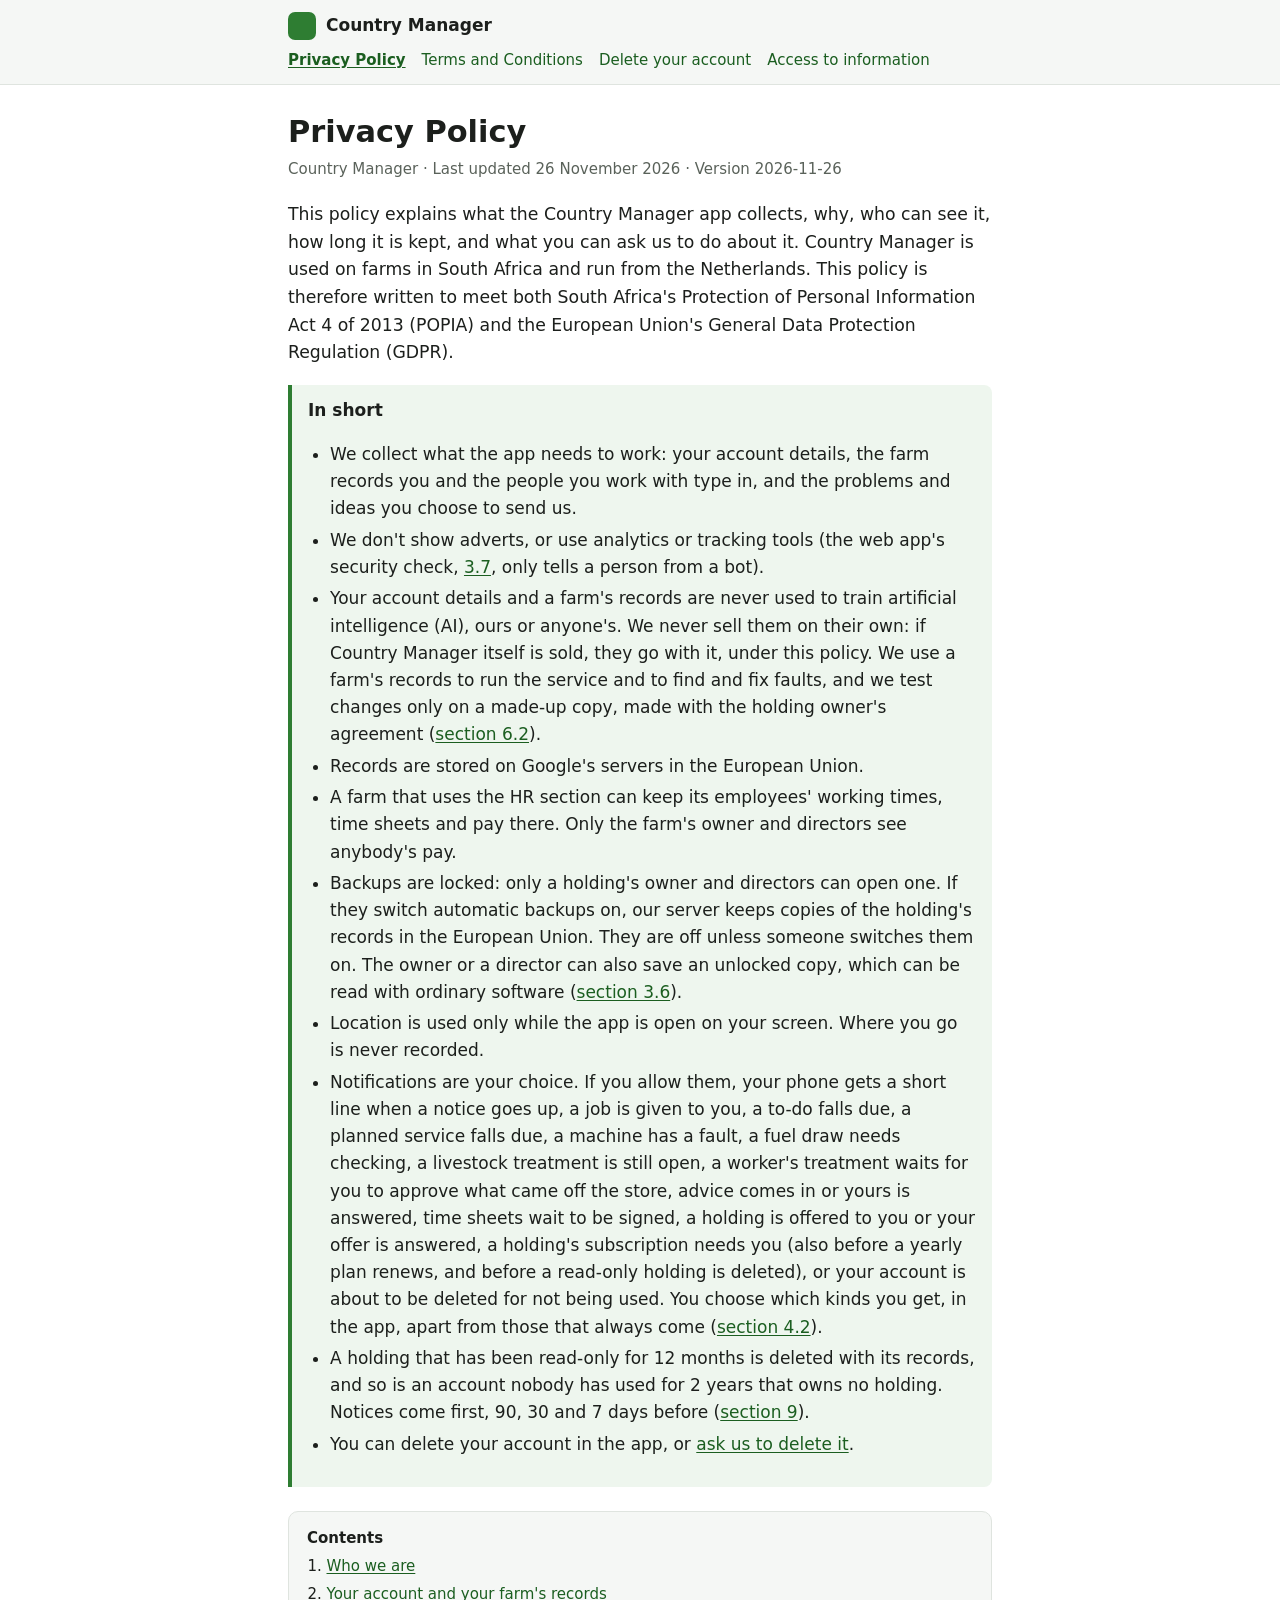
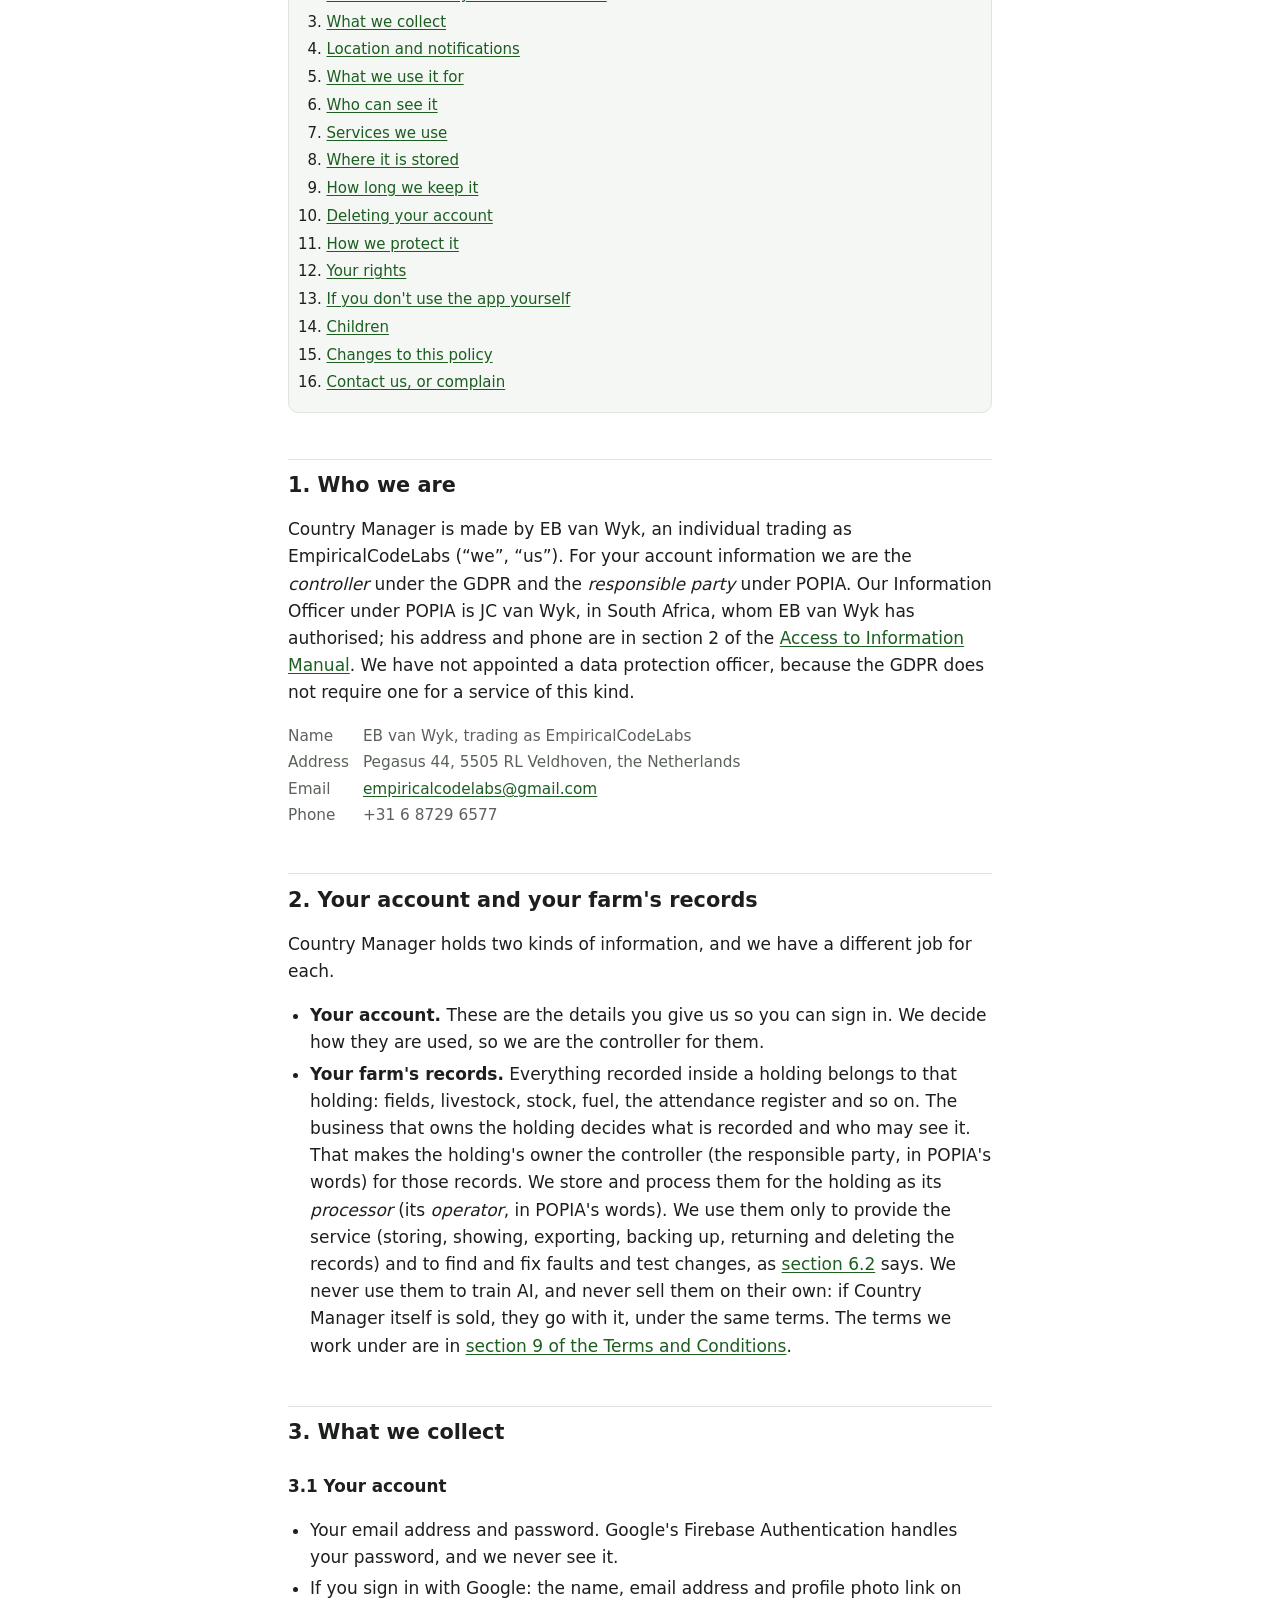
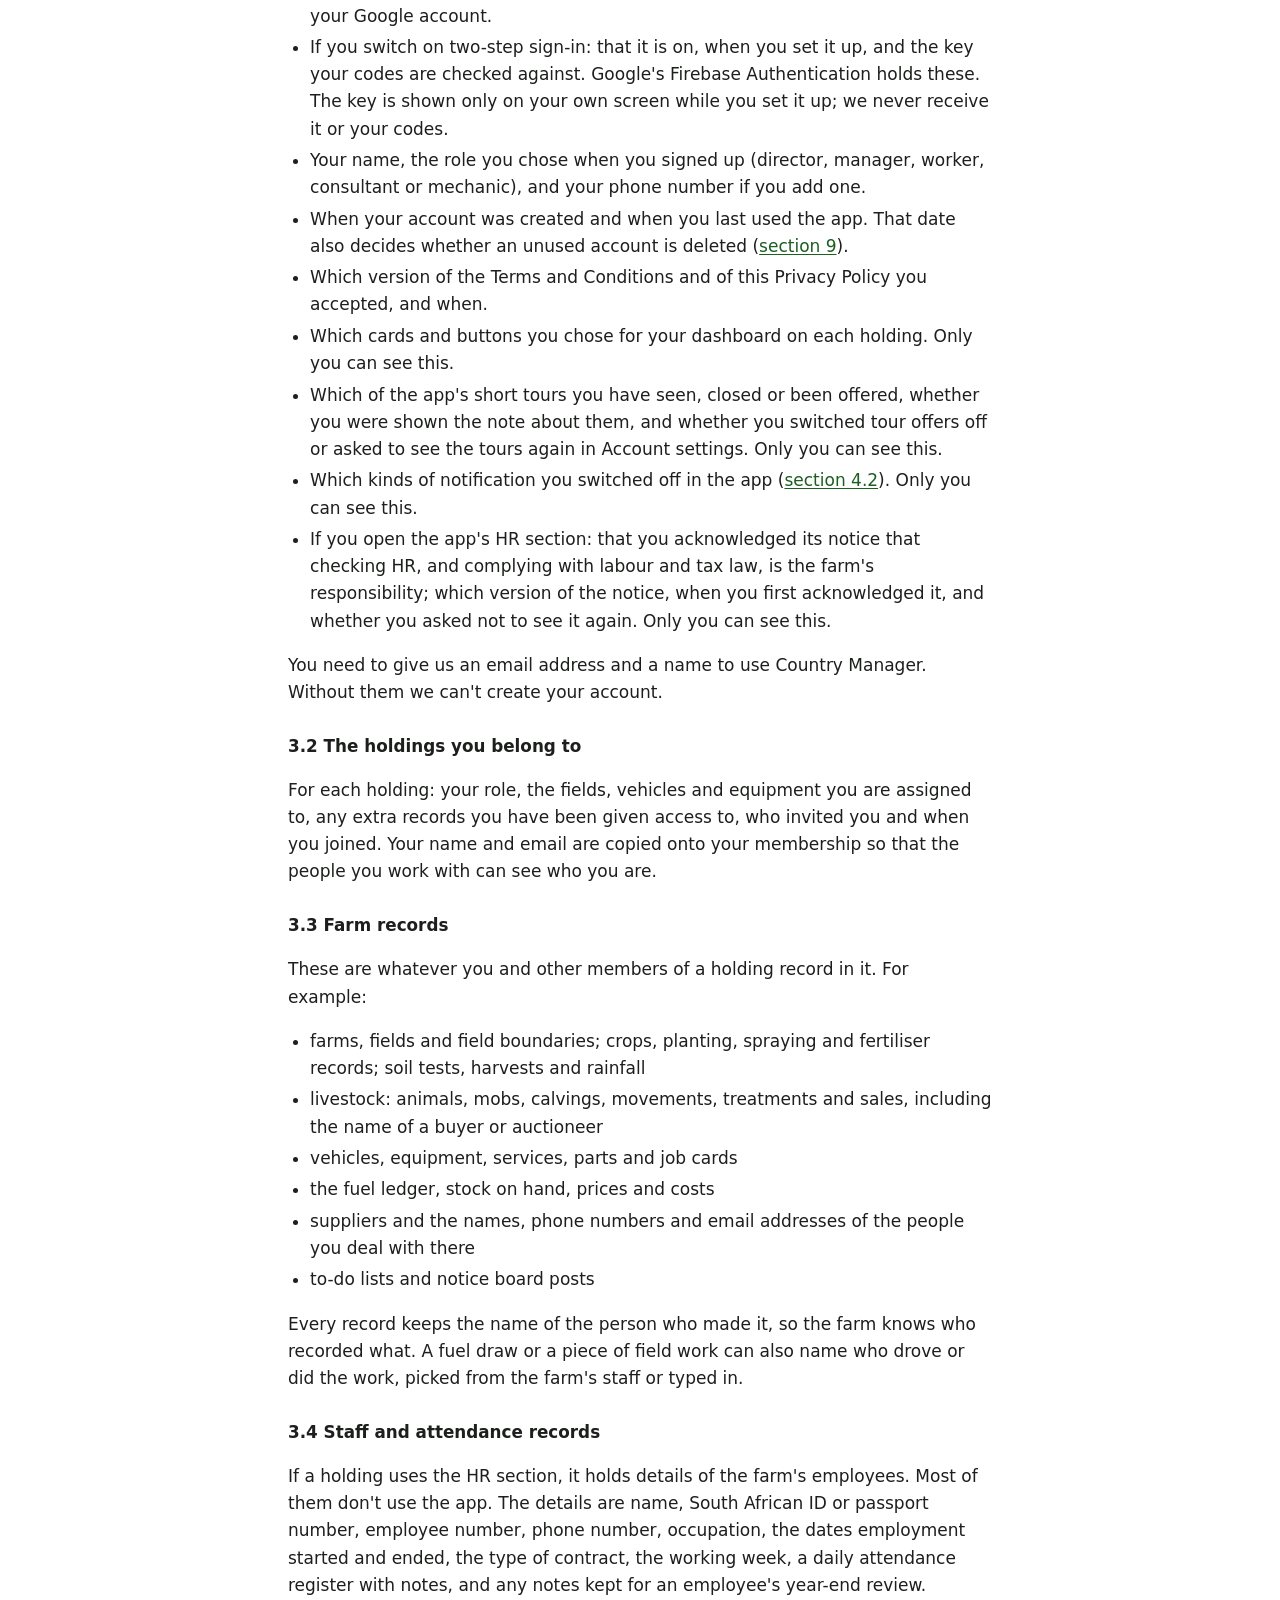
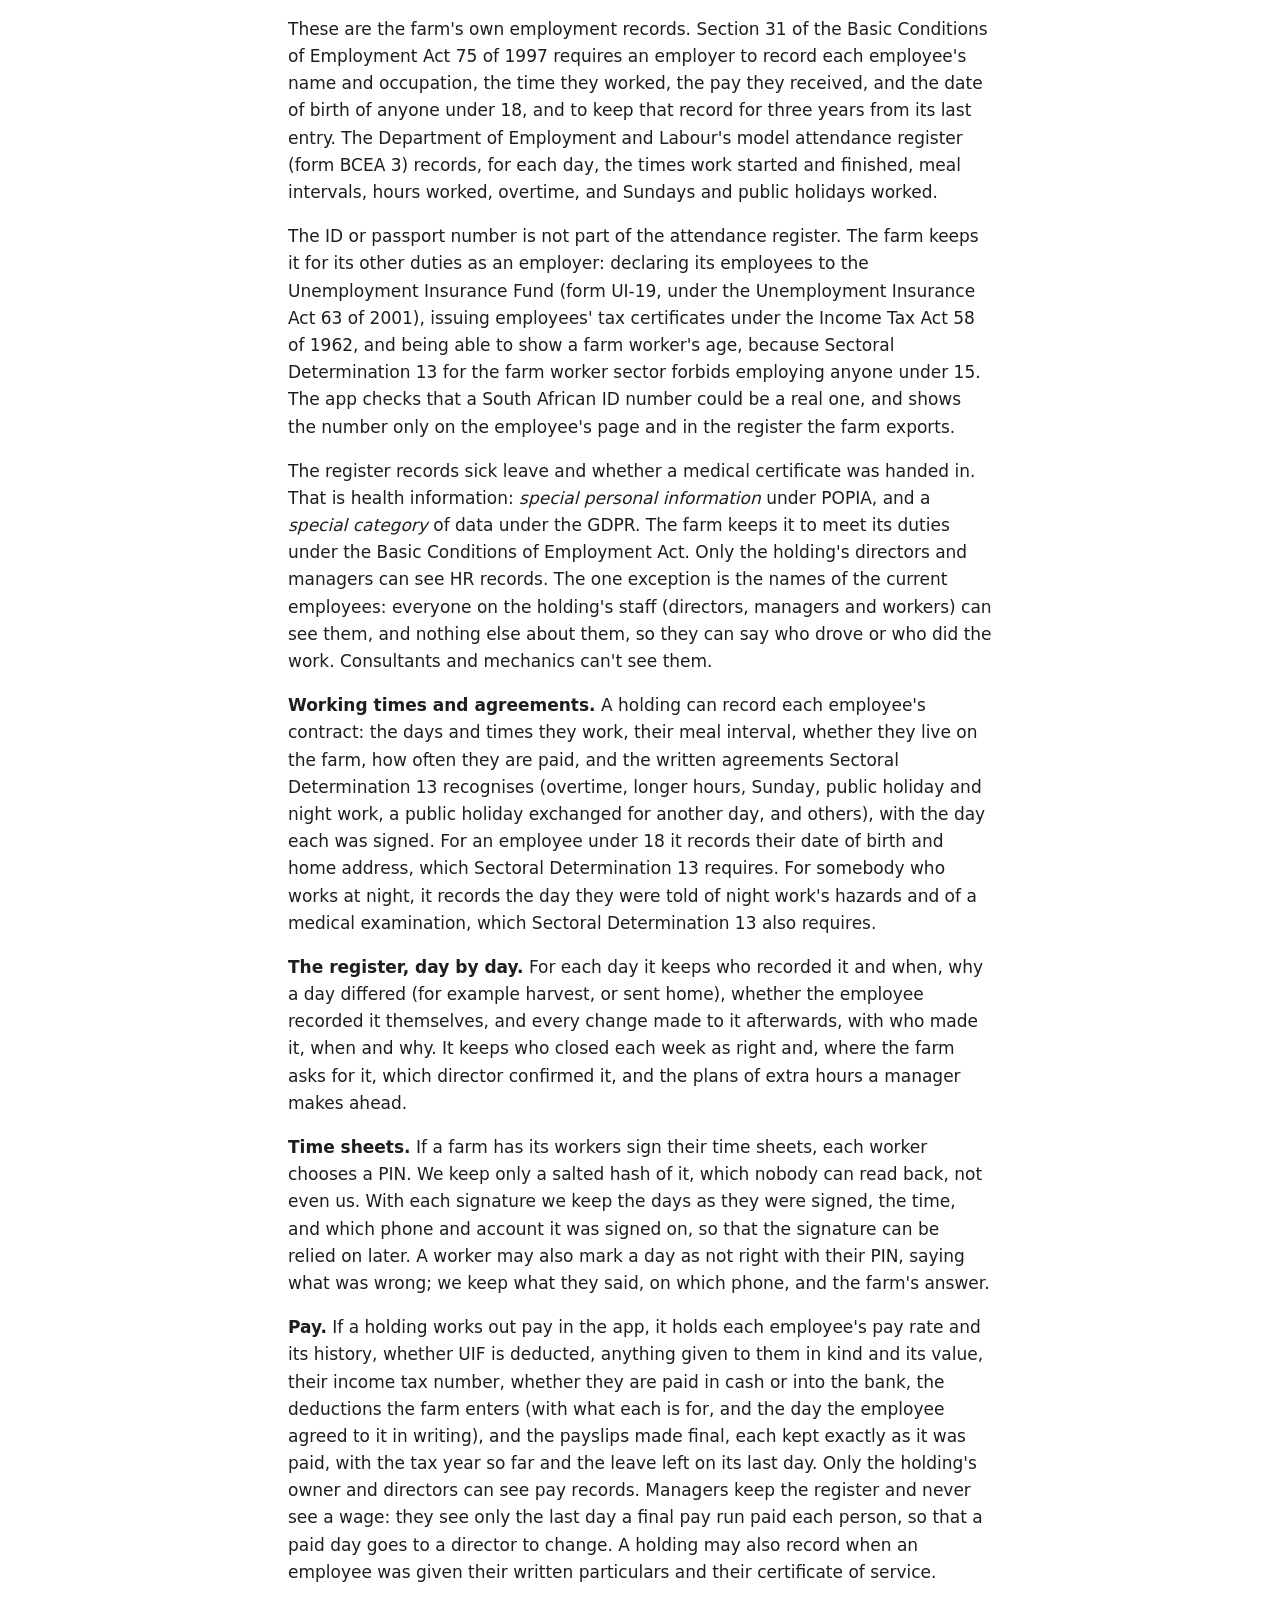
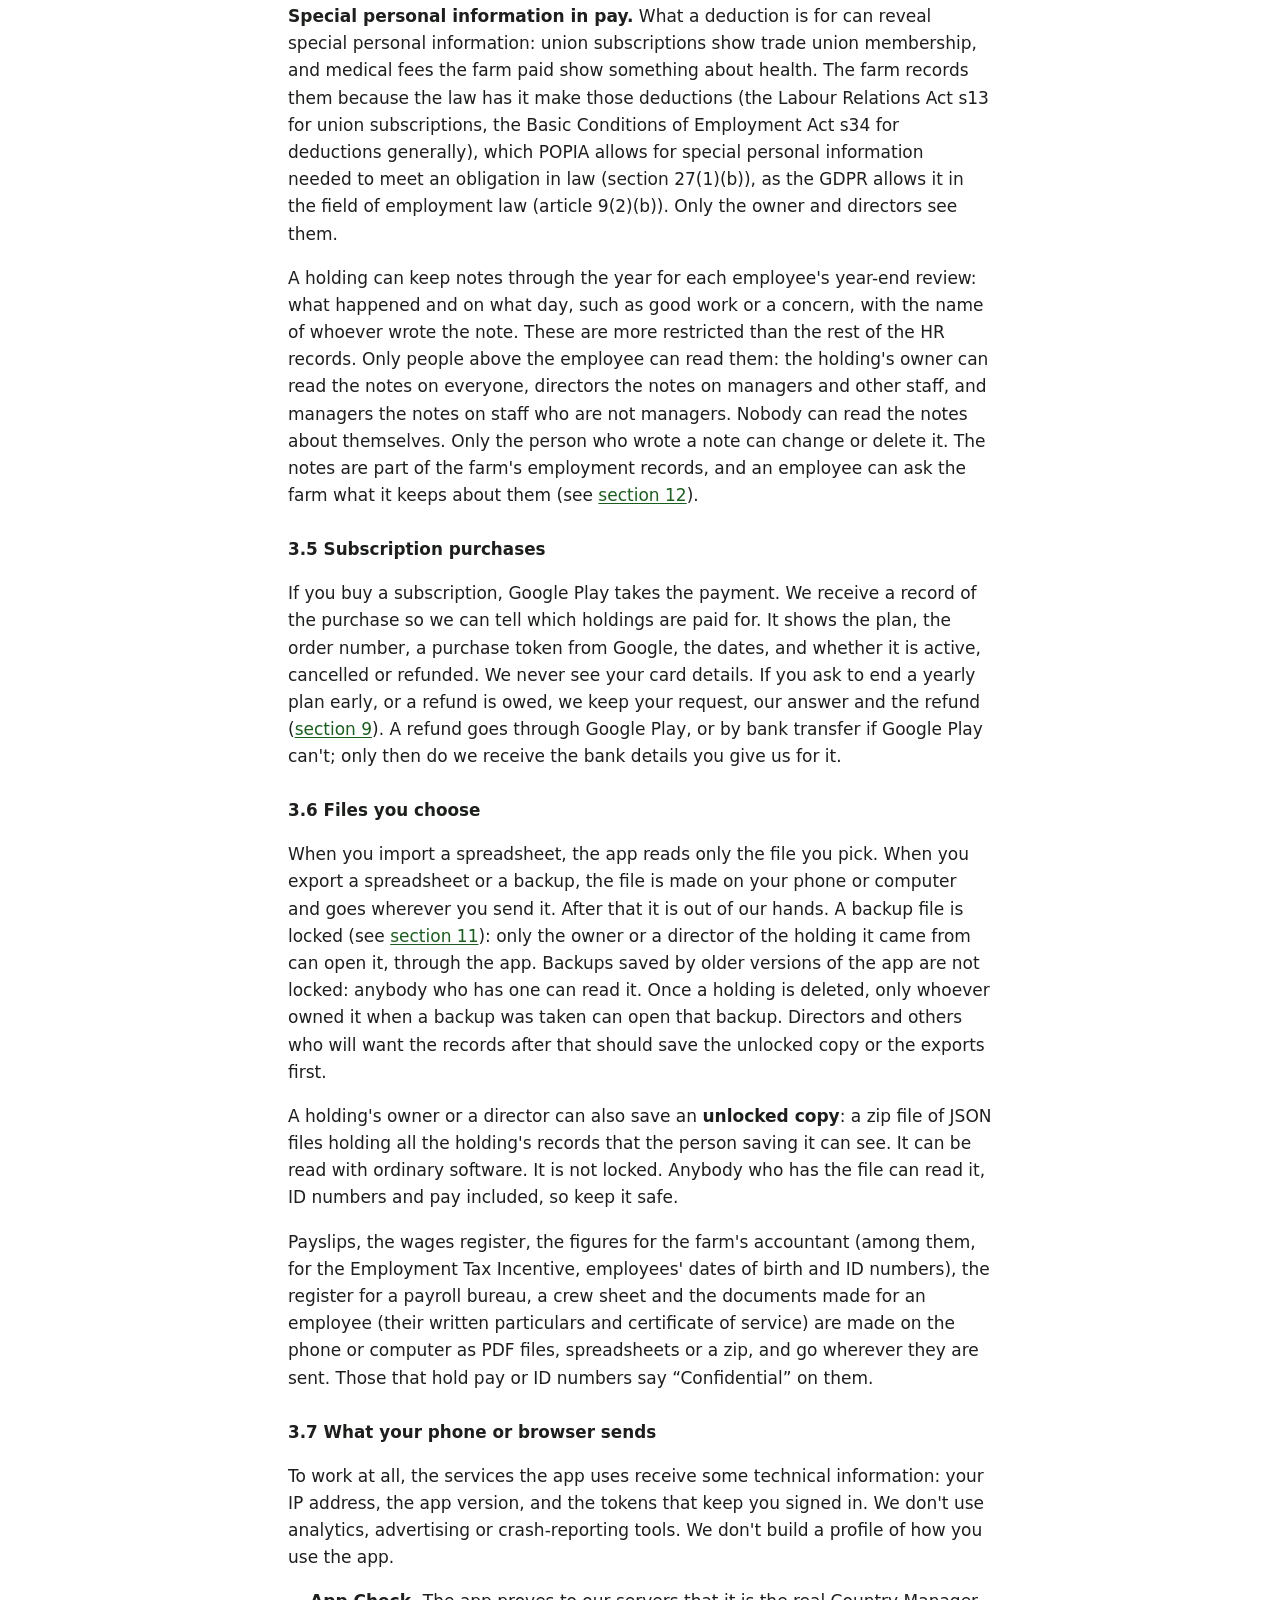
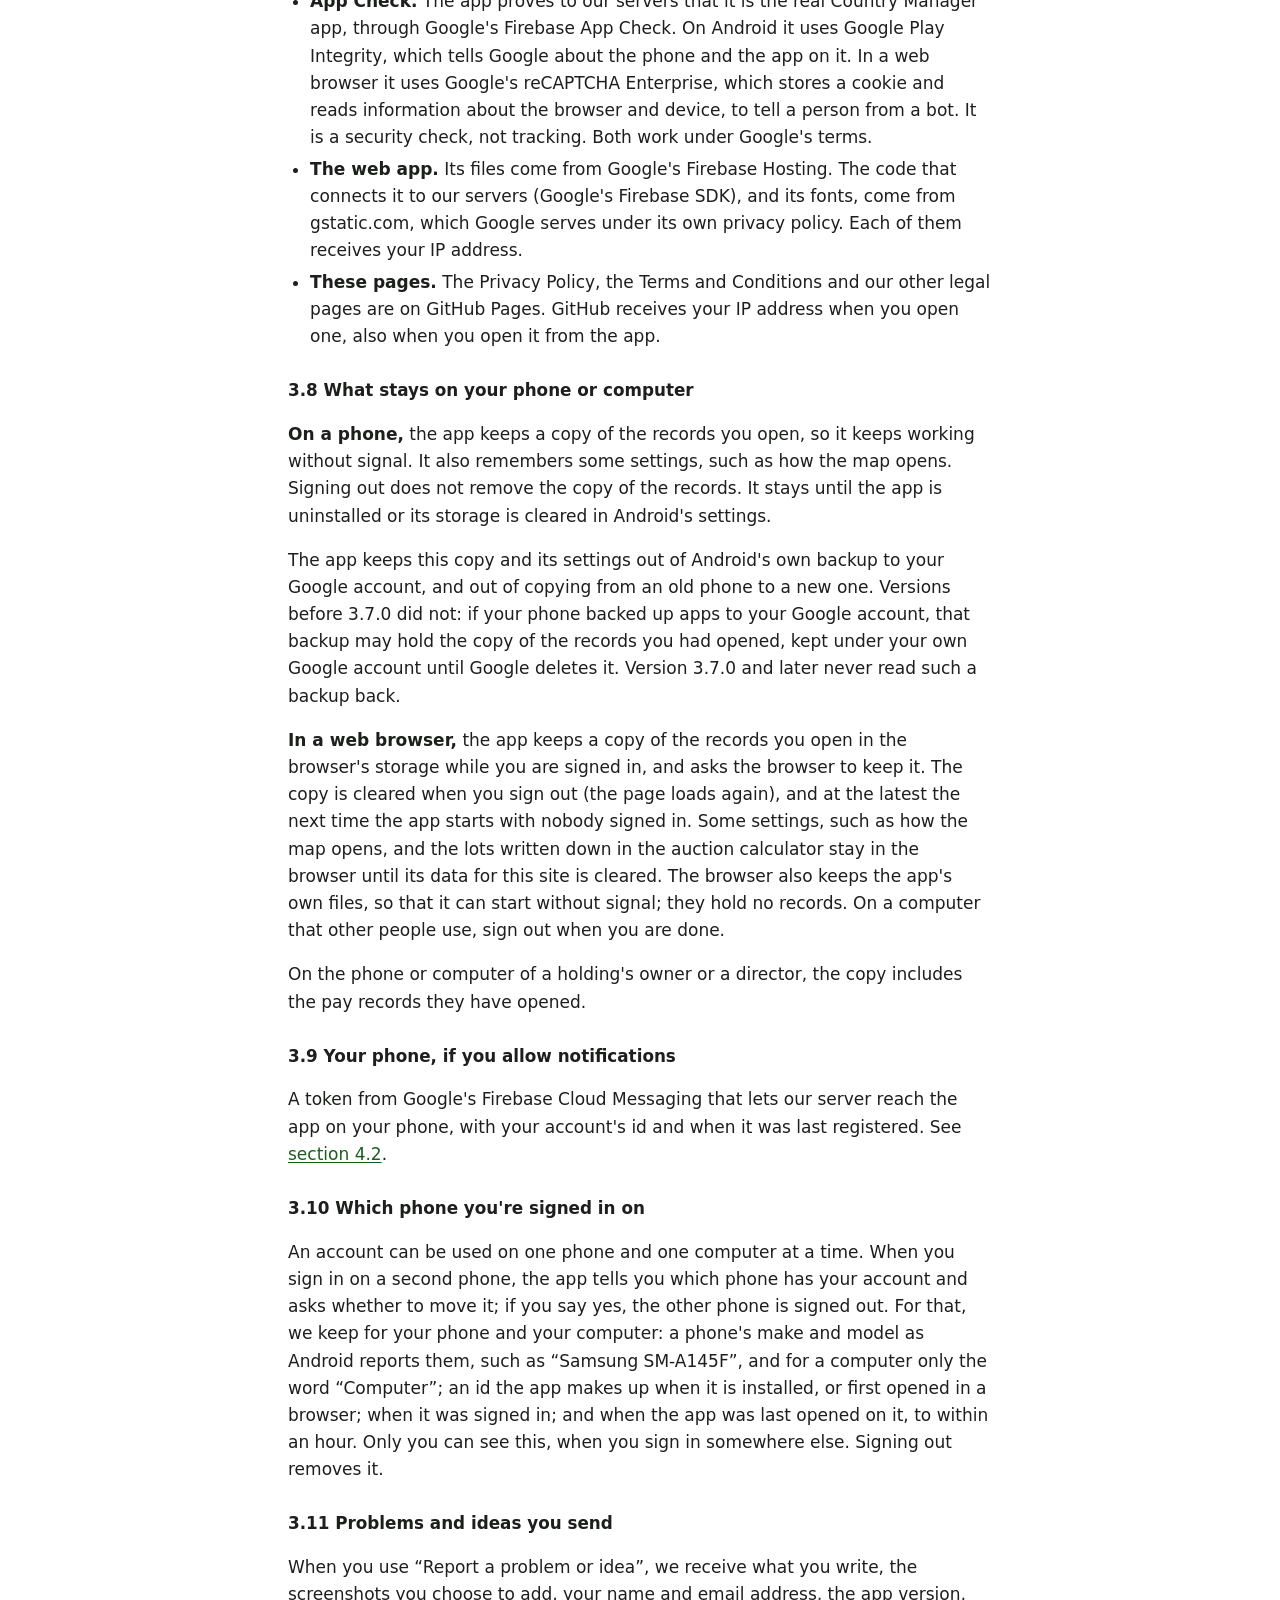
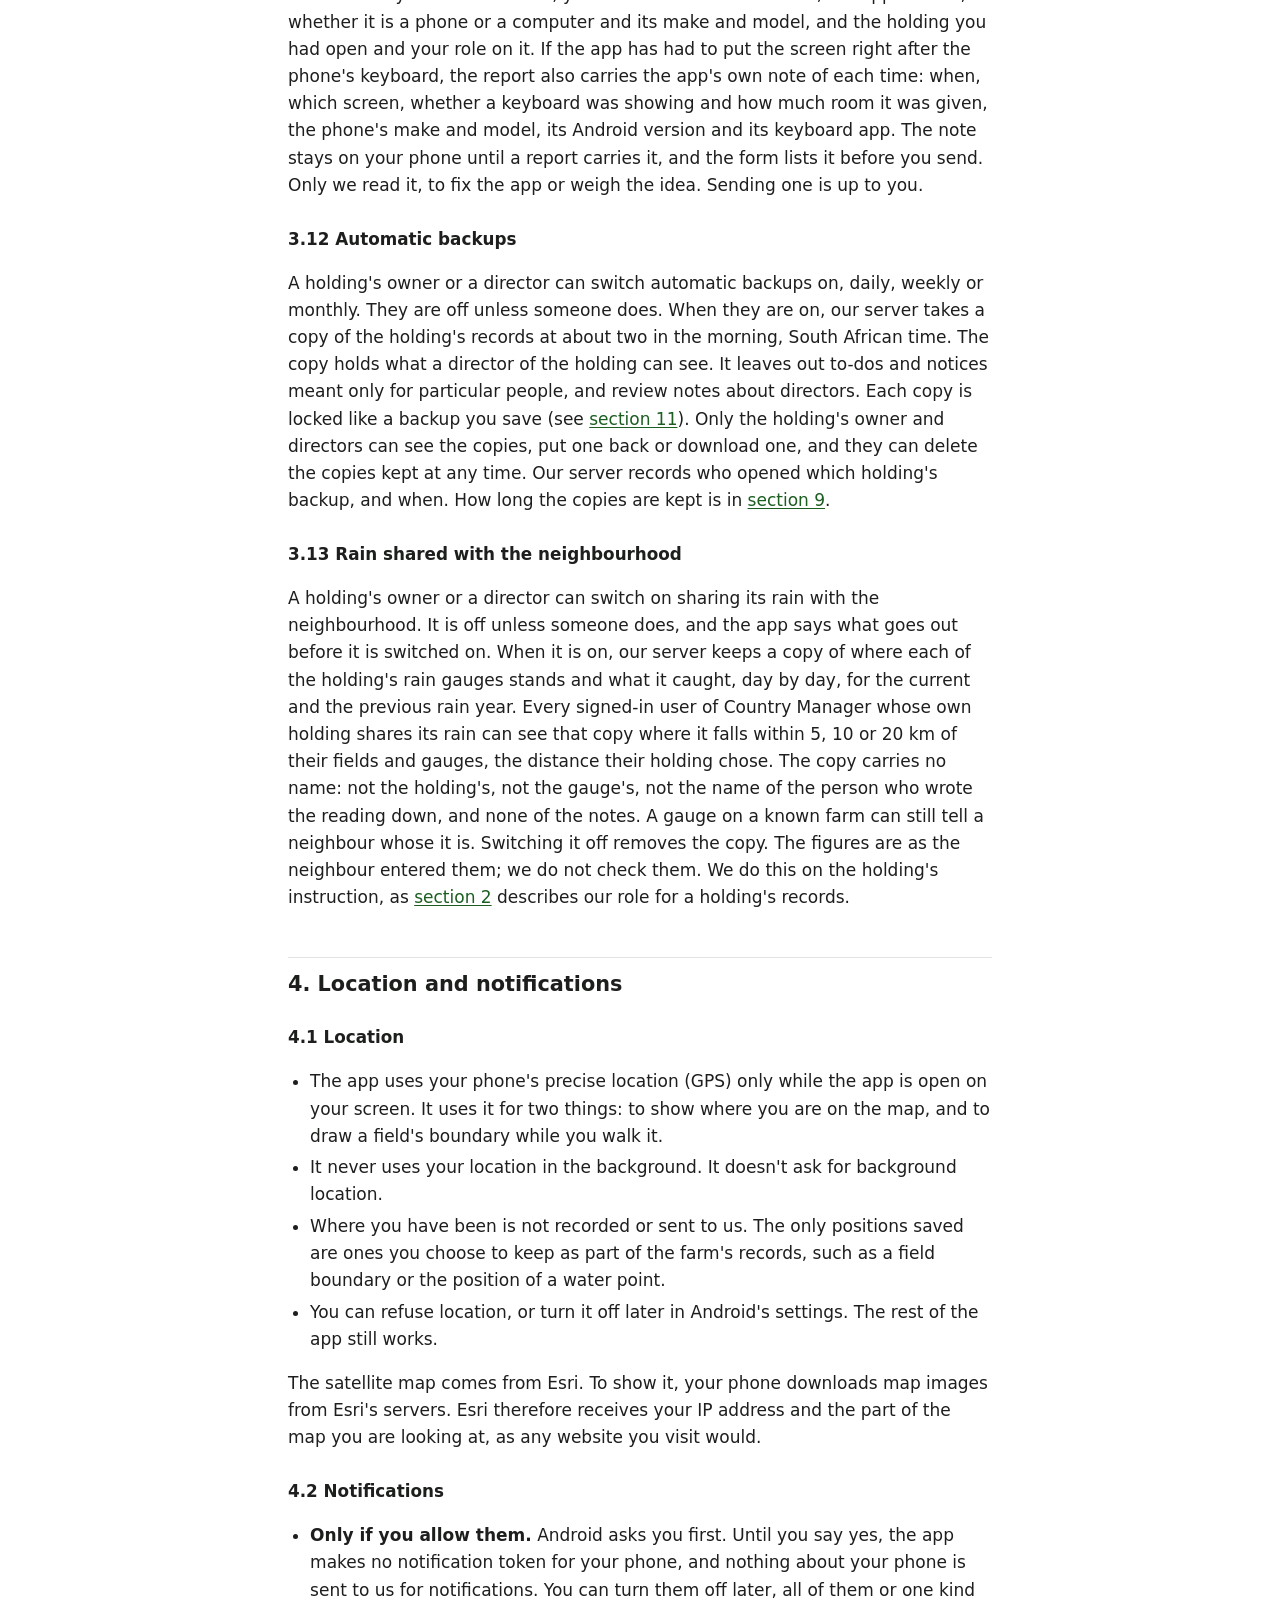
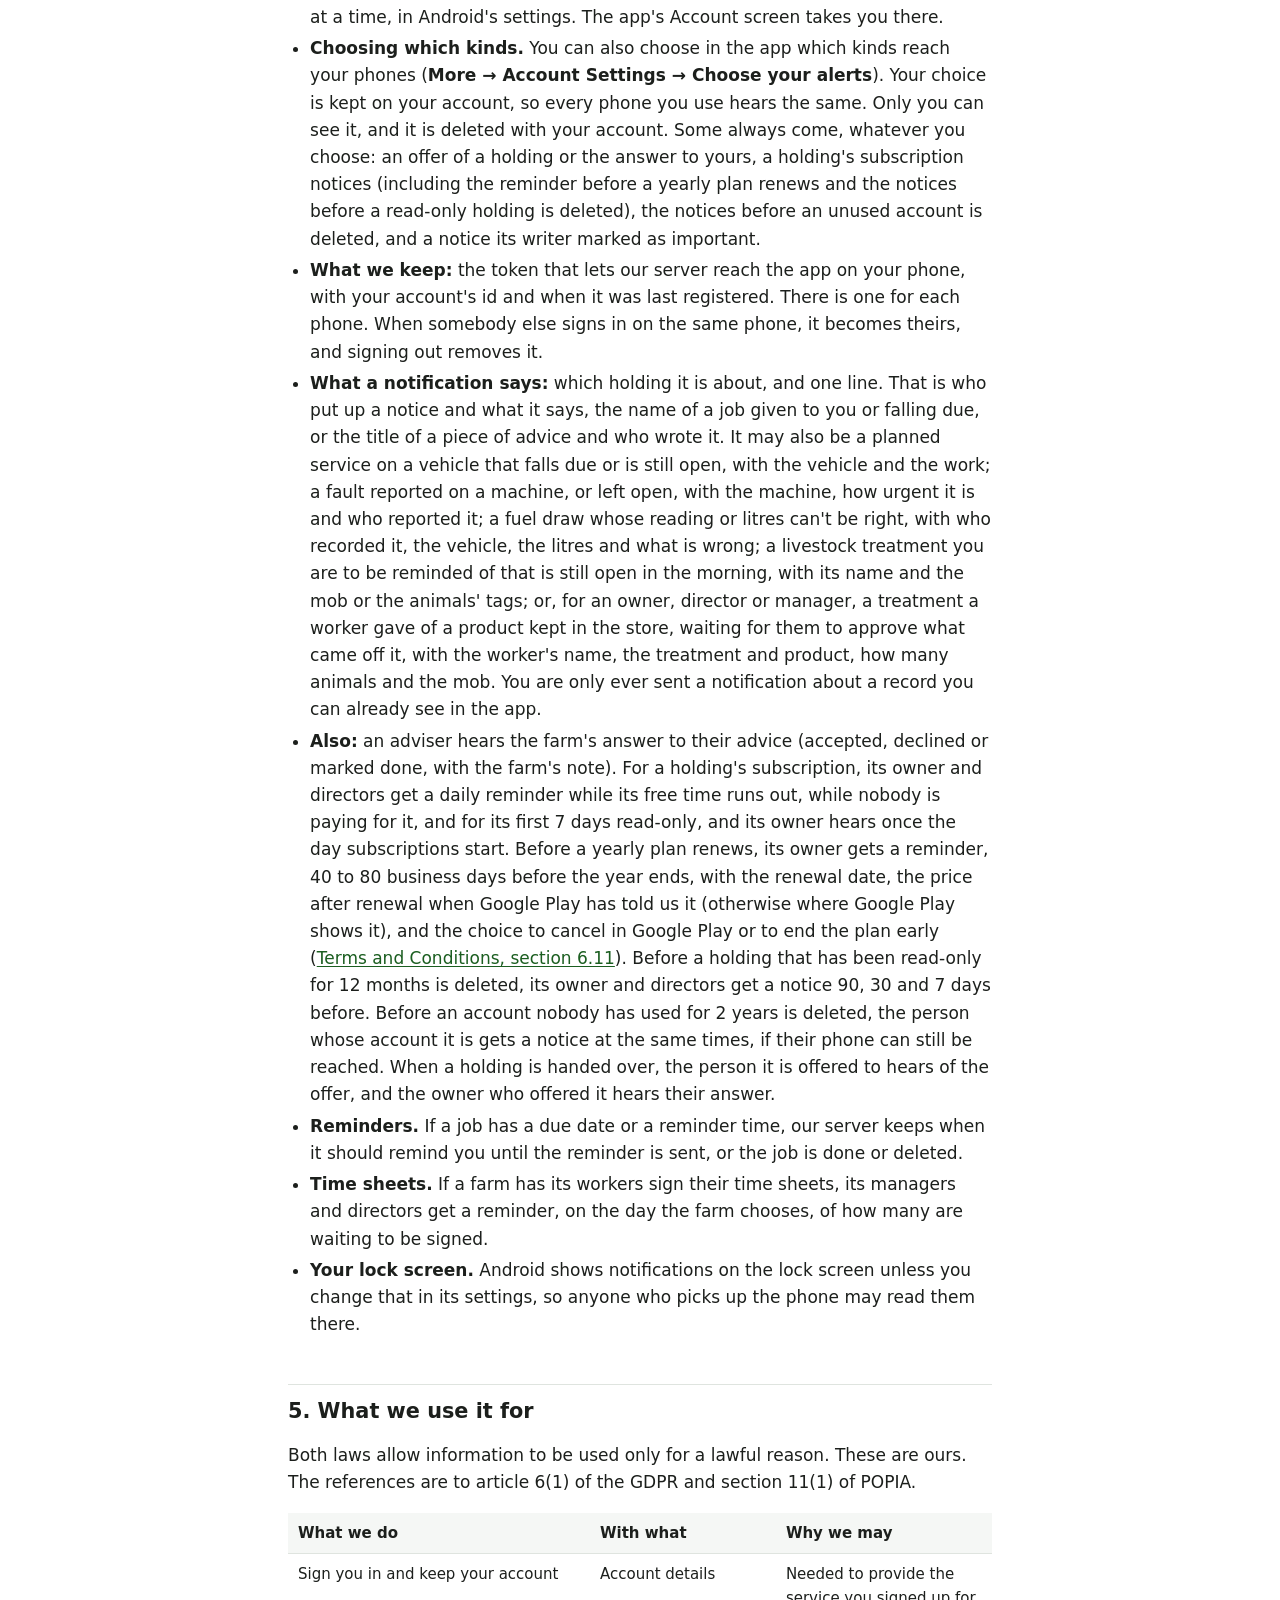
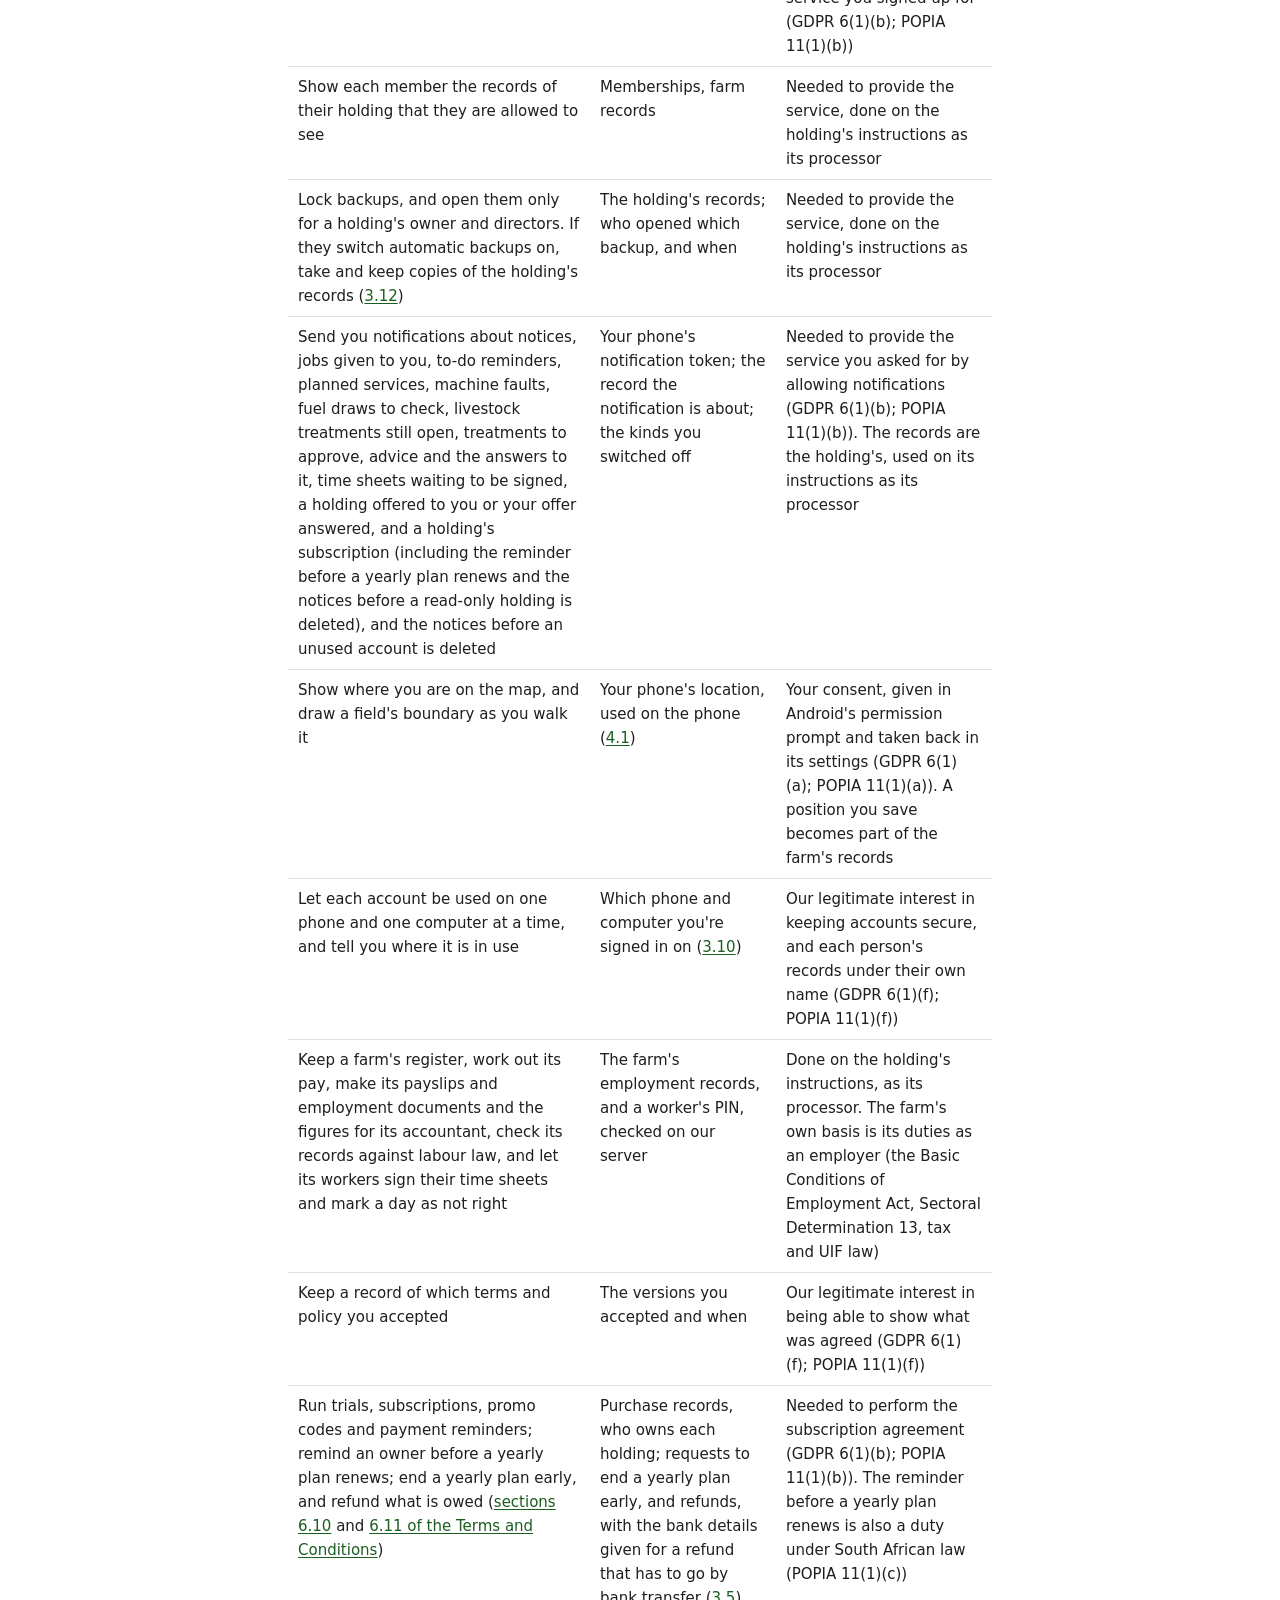
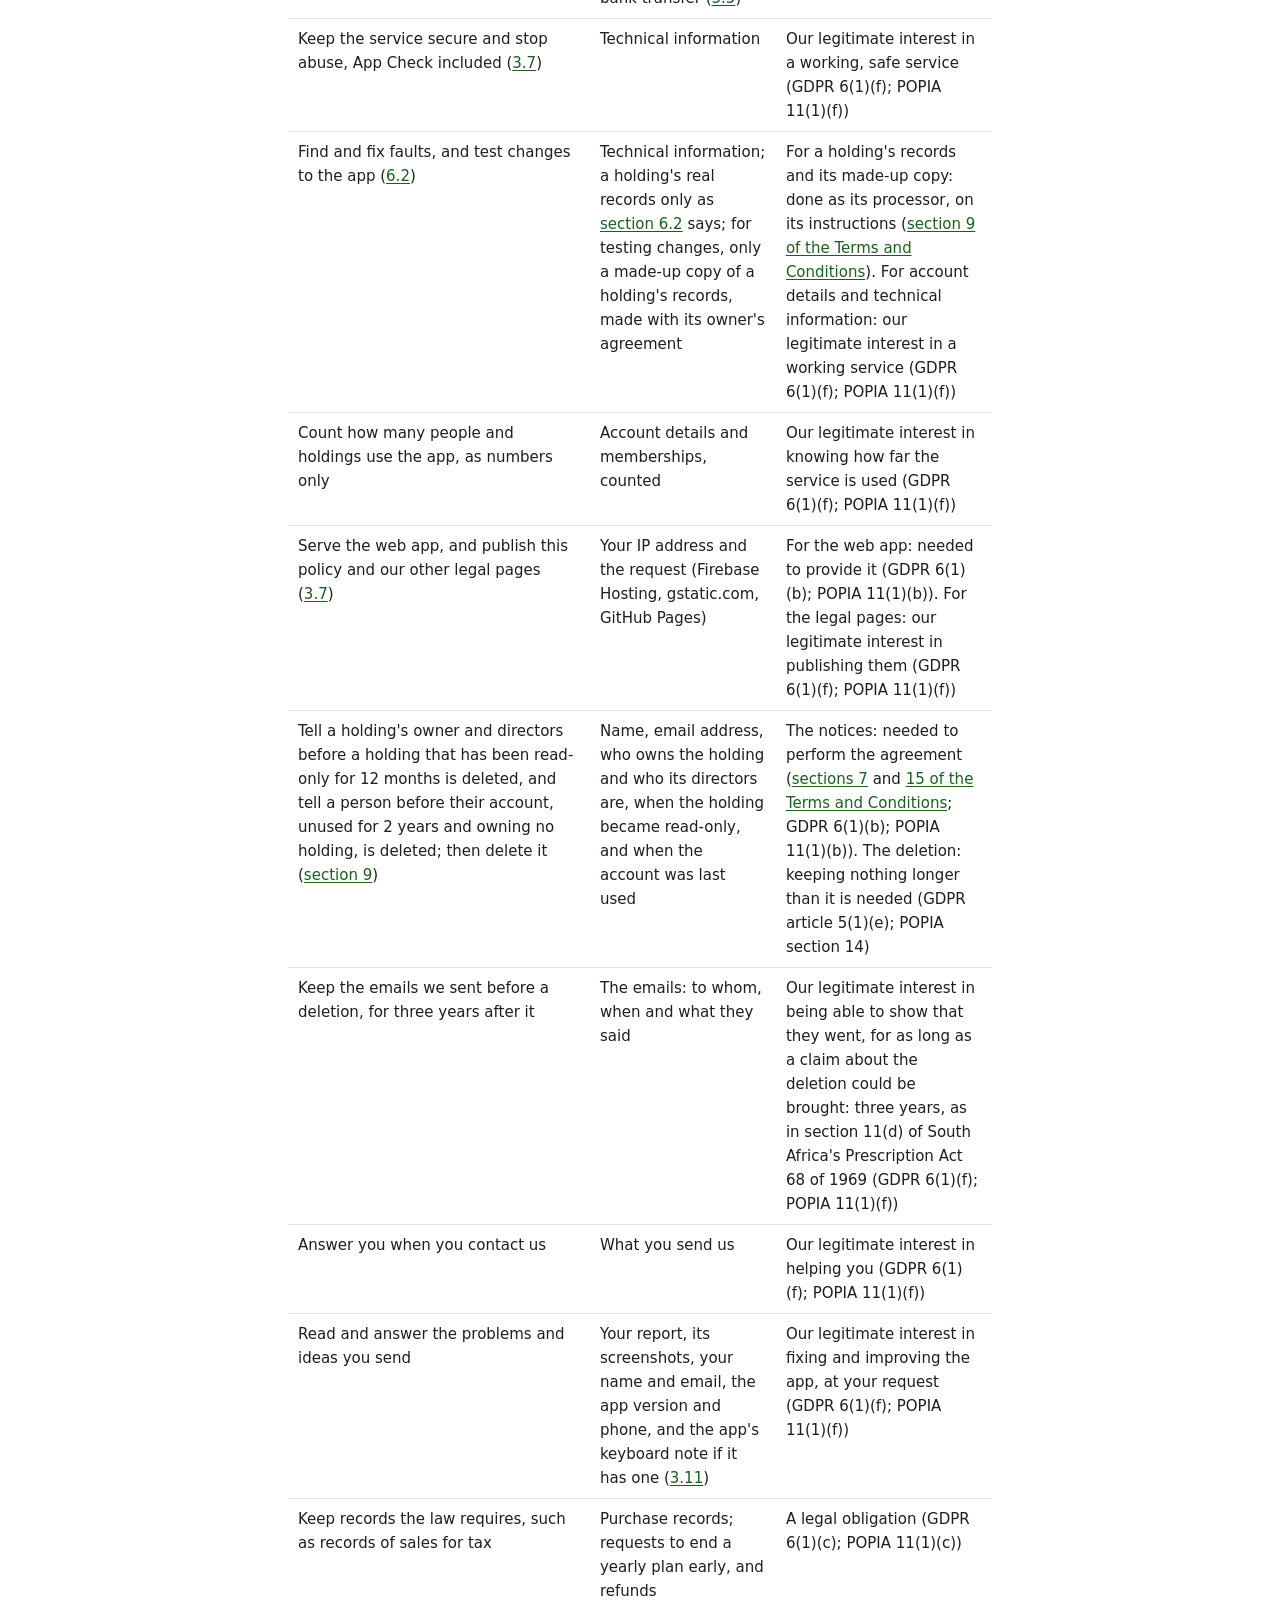
<file: privacy.html>
<!doctype html>
<html lang="en-ZA">
<head>
  <meta charset="utf-8">
  <meta name="viewport" content="width=device-width, initial-scale=1">
  <title>Country Manager Privacy Policy</title>
  <meta name="description" content="What the Country Manager app collects, why, who can see it, how long it is kept, and your rights under POPIA and the GDPR.">
  <link rel="stylesheet" href="style.css">
</head>
<body>

<header class="site-header">
  <div class="inner">
    <a class="brand" href="index.html"><span class="brand-mark" aria-hidden="true"></span>Country Manager</a>
    <nav class="site-nav" aria-label="Legal pages">
      <a href="privacy.html" aria-current="page">Privacy Policy</a>
      <a href="terms.html">Terms and Conditions</a>
      <a href="delete-account.html">Delete your account</a>
      <a href="paia-manual.html">Access to information</a>
    </nav>
  </div>
</header>

<main>
  <h1>Privacy Policy</h1>
  <p class="meta">Country Manager &middot; Last updated 26 November 2026 &middot; Version 2026-11-26</p>

  <p class="lede">This policy explains what the Country Manager app collects, why, who can see it,
  how long it is kept, and what you can ask us to do about it. Country Manager is used on farms in
  South Africa and run from the Netherlands. This policy is therefore written to meet both South
  Africa's Protection of Personal Information Act 4 of 2013 (POPIA) and the European Union's
  General Data Protection Regulation (GDPR).</p>

  <div class="note">
    <p><strong>In short</strong></p>
    <ul>
      <li>We collect what the app needs to work: your account details, the farm records you and
        the people you work with type in, and the problems and ideas you choose to send us.</li>
      <li>We don't show adverts, or use analytics or tracking tools (the web app's security check,
        <a href="#collect">3.7</a>, only tells a person from a bot).</li>
      <li>Your account details and a farm's records are never used to train artificial
        intelligence (AI), ours or anyone's. We never sell them on their own: if Country Manager
        itself is sold, they go with it, under this policy. We use a farm's records to run the
        service and to find and fix faults, and we test changes only on a made-up copy, made with
        the holding owner's agreement (<a href="#see">section 6.2</a>).</li>
      <li>Records are stored on Google's servers in the European Union.</li>
      <li>A farm that uses the HR section can keep its employees' working times, time sheets and
        pay there. Only the farm's owner and directors see anybody's pay.</li>
      <li>Backups are locked: only a holding's owner and directors can open one. If they switch
        automatic backups on, our server keeps copies of the holding's records in the European
        Union. They are off unless someone switches them on. The owner or a director can also
        save an unlocked copy, which can be read with ordinary software
        (<a href="#collect">section 3.6</a>).</li>
      <li>Location is used only while the app is open on your screen. Where you go is never
        recorded.</li>
      <li>Notifications are your choice. If you allow them, your phone gets a short line when a
        notice goes up, a job is given to you, a to-do falls due, a planned service falls due, a
        machine has a fault, a fuel draw needs checking, a livestock treatment is still open, a
        worker's treatment waits for you to approve what came off the store,
        advice comes in or yours is answered, time sheets wait to be signed, a holding is offered
        to you or your offer is answered, a holding's subscription needs you (also before a
        yearly plan renews, and before a read-only holding is deleted), or your account is about
        to be deleted for not being used. You choose which kinds you get, in the app, apart from those that
        always come (<a href="#notifications">section 4.2</a>).</li>
      <li>A holding that has been read-only for 12 months is deleted with its records, and so is
        an account nobody has used for 2 years that owns no holding. Notices come first, 90, 30
        and 7 days before (<a href="#keep">section 9</a>).</li>
      <li>You can delete your account in the app, or <a href="delete-account.html">ask us to
        delete it</a>.</li>
    </ul>
  </div>

  <nav class="toc" aria-label="Contents">
    <strong>Contents</strong>
    <ol>
      <li><a href="#who">Who we are</a></li>
      <li><a href="#roles">Your account and your farm's records</a></li>
      <li><a href="#collect">What we collect</a></li>
      <li><a href="#location">Location and notifications</a></li>
      <li><a href="#use">What we use it for</a></li>
      <li><a href="#see">Who can see it</a></li>
      <li><a href="#providers">Services we use</a></li>
      <li><a href="#where">Where it is stored</a></li>
      <li><a href="#keep">How long we keep it</a></li>
      <li><a href="#delete">Deleting your account</a></li>
      <li><a href="#protect">How we protect it</a></li>
      <li><a href="#rights">Your rights</a></li>
      <li><a href="#others">If you don't use the app yourself</a></li>
      <li><a href="#children">Children</a></li>
      <li><a href="#changes">Changes to this policy</a></li>
      <li><a href="#contact">Contact us, or complain</a></li>
    </ol>
  </nav>

  <h2 id="who">1. Who we are</h2>
  <p>Country Manager is made by EB van Wyk, an individual trading as EmpiricalCodeLabs
  (&ldquo;we&rdquo;, &ldquo;us&rdquo;). For your account information we are the
  <em>controller</em> under the GDPR and the <em>responsible party</em> under POPIA. Our
  Information Officer under POPIA is JC van Wyk, in South Africa, whom EB van Wyk has authorised;
  his address and phone are in section 2 of the
  <a href="paia-manual.html#contact">Access to Information Manual</a>. We have not appointed a
  data protection officer, because the GDPR does not require one for a service of this
  kind.</p>
  <dl class="details plain">
    <dt>Name</dt><dd>EB van Wyk, trading as EmpiricalCodeLabs</dd>
    <dt>Address</dt><dd>Pegasus 44, 5505 RL Veldhoven, the Netherlands</dd>
    <dt>Email</dt><dd><a href="mailto:empiricalcodelabs@gmail.com">empiricalcodelabs@gmail.com</a></dd>
    <dt>Phone</dt><dd>+31 6 8729 6577</dd>
  </dl>

  <h2 id="roles">2. Your account and your farm's records</h2>
  <p>Country Manager holds two kinds of information, and we have a different job for each.</p>
  <ul>
    <li><strong>Your account.</strong> These are the details you give us so you can sign in. We
      decide how they are used, so we are the controller for them.</li>
    <li><strong>Your farm's records.</strong> Everything recorded inside a holding belongs to that
      holding: fields, livestock, stock, fuel, the attendance register and so on. The business
      that owns the holding decides what is recorded and who may see it. That makes the holding's
      owner the controller (the responsible party, in POPIA's words) for those records. We store
      and process them for the holding as its <em>processor</em> (its <em>operator</em>, in
      POPIA's words). We use them only to provide the service (storing, showing, exporting,
      backing up, returning and deleting the records) and to find and fix faults and test changes,
      as <a href="#see">section 6.2</a> says. We never use them to train AI, and never sell them on
      their own: if Country Manager itself is sold, they go with it, under the same terms. The
      terms we work under are in
      <a href="terms.html#operator">section 9 of the Terms and Conditions</a>.</li>
  </ul>

  <h2 id="collect">3. What we collect</h2>

  <h3>3.1 Your account</h3>
  <ul>
    <li>Your email address and password. Google's Firebase Authentication handles your password,
      and we never see it.</li>
    <li>If you sign in with Google: the name, email address and profile photo link on your Google
      account.</li>
    <li>If you switch on two-step sign-in: that it is on, when you set it up, and the key your
      codes are checked against. Google's Firebase Authentication holds these. The key is shown
      only on your own screen while you set it up; we never receive it or your codes.</li>
    <li>Your name, the role you chose when you signed up (director, manager, worker, consultant or
      mechanic), and your phone number if you add one.</li>
    <li>When your account was created and when you last used the app. That date also decides
      whether an unused account is deleted (<a href="#keep">section 9</a>).</li>
    <li>Which version of the Terms and Conditions and of this Privacy Policy you accepted, and
      when.</li>
    <li>Which cards and buttons you chose for your dashboard on each holding. Only you can see
      this.</li>
    <li>Which of the app's short tours you have seen, closed or been offered, whether you were
      shown the note about them, and whether you switched tour offers off or asked to see the
      tours again in Account settings. Only you can see this.</li>
    <li>Which kinds of notification you switched off in the app
      (<a href="#notifications">section 4.2</a>). Only you can see this.</li>
    <li>If you open the app's HR section: that you acknowledged its notice that checking HR,
      and complying with labour and tax law, is the farm's responsibility; which version of
      the notice, when you first acknowledged it, and whether you asked not to see it again.
      Only you can see this.</li>
  </ul>
  <p>You need to give us an email address and a name to use Country Manager. Without them we
  can't create your account.</p>

  <h3>3.2 The holdings you belong to</h3>
  <p>For each holding: your role, the fields, vehicles and equipment you are assigned to, any extra
  records you have been given access to, who invited you and when you joined. Your name and email
  are copied onto your membership so that the people you work with can see who you are.</p>

  <h3>3.3 Farm records</h3>
  <p>These are whatever you and other members of a holding record in it. For example:</p>
  <ul>
    <li>farms, fields and field boundaries; crops, planting, spraying and fertiliser records; soil
      tests, harvests and rainfall</li>
    <li>livestock: animals, mobs, calvings, movements, treatments and sales, including the name of
      a buyer or auctioneer</li>
    <li>vehicles, equipment, services, parts and job cards</li>
    <li>the fuel ledger, stock on hand, prices and costs</li>
    <li>suppliers and the names, phone numbers and email addresses of the people you deal with there</li>
    <li>to-do lists and notice board posts</li>
  </ul>
  <p>Every record keeps the name of the person who made it, so the farm knows who recorded what.
  A fuel draw or a piece of field work can also name who drove or did the work, picked from the
  farm's staff or typed in.</p>

  <h3>3.4 Staff and attendance records</h3>
  <p>If a holding uses the HR section, it holds details of the farm's employees. Most of them
  don't use the app. The details are name, South African ID or passport number, employee number,
  phone number, occupation, the dates employment started and ended, the type of contract, the
  working week, a daily attendance register with notes, and any notes kept for an employee's
  year-end review.</p>
  <p>These are the farm's own employment records. Section 31 of the Basic Conditions of
  Employment Act 75 of 1997 requires an employer to record each employee's name and occupation,
  the time they worked, the pay they received, and the date of birth of anyone under 18, and to
  keep that record for three years from its last entry. The Department of Employment and
  Labour's model attendance register (form BCEA 3) records, for each day, the times work started
  and finished, meal intervals, hours worked, overtime, and Sundays and public holidays
  worked.</p>
  <p>The ID or passport number is not part of the attendance register. The farm keeps it for its
  other duties as an employer: declaring its employees to the Unemployment Insurance Fund (form
  UI-19, under the Unemployment Insurance Act 63 of 2001), issuing employees' tax certificates
  under the Income Tax Act 58 of 1962, and being able to show a farm worker's age, because
  Sectoral Determination 13 for the farm worker sector forbids employing anyone under 15. The app
  checks that a South African ID number could be a real one, and shows the number only on the
  employee's page and in the register the farm exports.</p>
  <p>The register records sick leave and whether a medical certificate was handed in. That is
  health information: <em>special personal information</em> under POPIA, and a <em>special
  category</em> of data under the GDPR. The farm keeps it to meet its duties under the Basic
  Conditions of Employment Act. Only the holding's directors and managers can see HR records.
  The one exception is the names of the current employees: everyone on the holding's staff
  (directors, managers and workers) can see them, and nothing else about them, so they can say
  who drove or who did the work. Consultants and mechanics can't see them.</p>
  <p><strong>Working times and agreements.</strong> A holding can record each employee's
  contract: the days and times they work, their meal interval, whether they live on the farm, how
  often they are paid, and the written agreements Sectoral Determination 13 recognises (overtime,
  longer hours, Sunday, public holiday and night work, a public holiday exchanged for another day,
  and others), with the day each was signed. For an employee under 18 it records their date of
  birth and home address, which Sectoral Determination 13 requires. For somebody who works at
  night, it records the day they were told of night work's hazards and of a medical examination,
  which Sectoral Determination 13 also requires.</p>
  <p><strong>The register, day by day.</strong> For each day it keeps who recorded it and when,
  why a day differed (for example harvest, or sent home), whether the employee recorded it
  themselves, and every change made to it afterwards, with who made it, when and why. It keeps who
  closed each week as right and, where the farm asks for it, which director confirmed it, and the
  plans of extra hours a manager makes ahead.</p>
  <p><strong>Time sheets.</strong> If a farm has its workers sign their time sheets, each worker
  chooses a PIN. We keep only a salted hash of it, which nobody can read back, not even us. With
  each signature we keep the days as they were signed, the time, and which phone and account it
  was signed on, so that the signature can be relied on later. A worker may also mark a day as not
  right with their PIN, saying what was wrong; we keep what they said, on which phone, and the
  farm's answer.</p>
  <p><strong>Pay.</strong> If a holding works out pay in the app, it holds each employee's pay rate
  and its history, whether UIF is deducted, anything given to them in kind and its value, their
  income tax number, whether they are paid in cash or into the bank, the deductions the farm
  enters (with what each is for, and the day the employee agreed to it in writing), and the
  payslips made final, each kept exactly as it was paid, with the tax year so far and the leave
  left on its last day. Only the holding's owner and directors can see pay records. Managers keep
  the register and never see a wage: they see only the last day a final pay run paid each
  person, so that a paid day goes to a director to change. A holding may also record when an
  employee was given their written particulars and their certificate of service.</p>
  <p><strong>Special personal information in pay.</strong> What a deduction is for can reveal
  special personal information: union subscriptions show trade union membership, and medical fees
  the farm paid show something about health. The farm records them because the law has it make
  those deductions (the Labour Relations Act s13 for union subscriptions, the Basic Conditions of
  Employment Act s34 for deductions generally), which POPIA allows for special personal
  information needed to meet an obligation in law (section 27(1)(b)), as the GDPR allows it in the
  field of employment law (article 9(2)(b)). Only the owner and directors see them.</p>
  <p>A holding can keep notes through the year for each employee's year-end review: what happened
  and on what day, such as good work or a concern, with the name of whoever wrote the note. These
  are more restricted than the rest of the HR records. Only people above the employee can read
  them: the holding's owner can read the notes on everyone, directors the notes on managers and
  other staff, and managers the notes on staff who are not managers. Nobody can read the notes
  about themselves. Only the person who wrote a note can change or delete it. The notes are part
  of the farm's employment records, and an employee can ask the farm what it keeps about them
  (see <a href="#rights">section 12</a>).</p>

  <h3>3.5 Subscription purchases</h3>
  <p>If you buy a subscription, Google Play takes the payment. We receive a record of the purchase
  so we can tell which holdings are paid for. It shows the plan, the order number, a purchase token
  from Google, the dates, and whether it is active, cancelled or refunded. We never see your card
  details. If you ask to end a yearly plan early, or a refund is owed, we keep your request, our
  answer and the refund (<a href="#keep">section 9</a>). A refund goes through Google Play, or by
  bank transfer if Google Play can't; only then do we receive the bank details you give us for
  it.</p>

  <h3>3.6 Files you choose</h3>
  <p>When you import a spreadsheet, the app reads only the file you pick. When you export a
  spreadsheet or a backup, the file is made on your phone or computer and goes wherever you send
  it. After that it is out of our hands. A backup file is locked (see
  <a href="#protect">section 11</a>): only the owner or a director of the holding it came from can
  open it, through the app. Backups saved by older versions of the app are not locked: anybody who
  has one can read it. Once a holding is deleted, only whoever owned it when a backup was taken
  can open that backup. Directors and others who will want the records after that should save the
  unlocked copy or the exports first.</p>
  <p>A holding's owner or a director can also save an <strong>unlocked copy</strong>: a zip file
  of JSON files holding all the holding's records that the person saving it can see. It can be
  read with ordinary software. It is not locked. Anybody who has the file can read it, ID numbers
  and pay included, so keep it safe.</p>
  <p>Payslips, the wages register, the figures for the farm's accountant (among them, for the
  Employment Tax Incentive, employees' dates of birth and ID numbers), the register for a payroll
  bureau, a crew sheet and the documents made for an employee (their written particulars and
  certificate of service) are made on the phone or computer as PDF files, spreadsheets or a zip,
  and go wherever they are sent. Those that hold pay or ID numbers say &ldquo;Confidential&rdquo;
  on them.</p>

  <h3>3.7 What your phone or browser sends</h3>
  <p>To work at all, the services the app uses receive some technical information: your IP
  address, the app version, and the tokens that keep you signed in. We don't use analytics,
  advertising or crash-reporting tools. We don't build a profile of how you use the app.</p>
  <ul>
    <li><strong>App Check.</strong> The app proves to our servers that it is the real Country
      Manager app, through Google's Firebase App Check. On Android it uses Google Play Integrity,
      which tells Google about the phone and the app on it. In a web browser it uses Google's
      reCAPTCHA Enterprise, which stores a cookie and reads information about the browser and
      device, to tell a person from a bot. It is a security check, not tracking. Both work under
      Google's terms.</li>
    <li><strong>The web app.</strong> Its files come from Google's Firebase Hosting. The code that
      connects it to our servers (Google's Firebase SDK), and its fonts, come from gstatic.com,
      which Google serves under its own privacy policy. Each of them receives your IP address.</li>
    <li><strong>These pages.</strong> The Privacy Policy, the Terms and Conditions and our other
      legal pages are on GitHub Pages. GitHub receives your IP address when you open one, also
      when you open it from the app.</li>
  </ul>

  <h3>3.8 What stays on your phone or computer</h3>
  <p><strong>On a phone,</strong> the app keeps a copy of the records you open, so it keeps
  working without signal. It also remembers some settings, such as how the map opens. Signing
  out does not remove the copy of the records. It stays until the app is uninstalled or its
  storage is cleared in Android's settings.</p>
  <p>The app keeps this copy and its settings out of Android's own backup to your Google
  account, and out of copying from an old phone to a new one. Versions before 3.7.0 did not:
  if your phone backed up apps to your Google account, that backup may hold the copy of the
  records you had opened, kept under your own Google account until Google deletes it. Version
  3.7.0 and later never read such a backup back.</p>
  <p><strong>In a web browser,</strong> the app keeps a copy of the records you open in the
  browser's storage while you are signed in, and asks the browser to keep it. The copy is cleared
  when you sign out (the page loads again), and at the latest the next time the app starts with
  nobody signed in.
  Some settings, such as how the map opens, and the lots written down in the auction calculator
  stay in the browser until its data for this site is cleared. The browser also keeps the app's
  own files, so that it can start without signal; they hold no records. On a computer that other
  people use, sign out when you are done.</p>
  <p>On the phone or computer of a holding's owner or a director, the copy includes the pay
  records they have opened.</p>

  <h3>3.9 Your phone, if you allow notifications</h3>
  <p>A token from Google's Firebase Cloud Messaging that lets our server reach the app on your
  phone, with your account's id and when it was last registered. See
  <a href="#notifications">section 4.2</a>.</p>

  <h3 id="devices">3.10 Which phone you're signed in on</h3>
  <p>An account can be used on one phone and one computer at a time. When you sign in on a
  second phone, the app tells you which phone has your account and asks whether to move it; if
  you say yes, the other phone is signed out. For that, we keep for your phone and your computer:
  a phone's make and model as Android reports them, such as &ldquo;Samsung SM-A145F&rdquo;, and
  for a computer only the word &ldquo;Computer&rdquo;; an id the app makes up when it is
  installed, or first opened in a browser; when it was signed in; and when the app was last
  opened on it, to within an hour. Only you can see this, when you sign in somewhere else.
  Signing out removes it.</p>

  <h3 id="reports">3.11 Problems and ideas you send</h3>
  <p>When you use &ldquo;Report a problem or idea&rdquo;, we receive what you write, the
  screenshots you choose to add, your name and email address, the app version, whether it is a
  phone or a computer and its make and model, and the holding you had open and your role on it.
  If the app has had to put the screen right after the phone's keyboard, the report also carries
  the app's own note of each time: when, which screen, whether a keyboard was showing and how
  much room it was given, the phone's make and model, its Android version and its keyboard app.
  The note stays on your phone until a report carries it, and the form lists it before you send.
  Only we read it, to fix the app or weigh the idea. Sending one is up to you.</p>

  <h3 id="backups">3.12 Automatic backups</h3>
  <p>A holding's owner or a director can switch automatic backups on, daily, weekly or monthly.
  They are off unless someone does. When they are on, our server takes a copy of the holding's
  records at about two in the morning, South African time. The copy holds what a director of the
  holding can see. It leaves out to-dos and notices meant only for particular people, and review
  notes about directors. Each copy is locked like a backup you save (see
  <a href="#protect">section 11</a>). Only the holding's owner and directors can see the copies,
  put one back or download one, and they can delete the copies kept at any time. Our server
  records who opened which holding's backup, and when. How long the copies are kept is in
  <a href="#keep">section 9</a>.</p>

  <h3 id="rain">3.13 Rain shared with the neighbourhood</h3>
  <p>A holding's owner or a director can switch on sharing its rain with the neighbourhood. It
  is off unless someone does, and the app says what goes out before it is switched on. When it is
  on, our server keeps a copy of where each of the holding's rain gauges stands and what it
  caught, day by day, for the current and the previous rain year. Every signed-in user of Country
  Manager whose own holding shares its rain can see that copy where it falls within 5, 10 or 20 km
  of their fields and gauges, the distance their holding chose. The copy carries no name: not the
  holding's, not the gauge's, not the name of the person who wrote the reading down, and none of
  the notes. A gauge on a known farm can still tell a neighbour whose it is. Switching it off
  removes the copy. The figures are as the neighbour entered them; we do not check them. We do
  this on the holding's instruction, as <a href="#roles">section 2</a> describes our role for a
  holding's records.</p>

  <h2 id="location">4. Location and notifications</h2>

  <h3>4.1 Location</h3>
  <ul>
    <li>The app uses your phone's precise location (GPS) only while the app is open on your
      screen. It uses it for two things: to show where you are on the map, and to draw a field's
      boundary while you walk it.</li>
    <li>It never uses your location in the background. It doesn't ask for background location.</li>
    <li>Where you have been is not recorded or sent to us. The only positions saved are ones you
      choose to keep as part of the farm's records, such as a field boundary or the position of a
      water point.</li>
    <li>You can refuse location, or turn it off later in Android's settings. The rest of the app
      still works.</li>
  </ul>
  <p>The satellite map comes from Esri. To show it, your phone downloads map images from Esri's
  servers. Esri therefore receives your IP address and the part of the map you are looking at, as
  any website you visit would.</p>

  <h3 id="notifications">4.2 Notifications</h3>
  <ul>
    <li><strong>Only if you allow them.</strong> Android asks you first. Until you say yes, the app
      makes no notification token for your phone, and nothing about your phone is sent to us for
      notifications. You can turn them off later, all of them or one kind at a time, in Android's
      settings. The app's Account screen takes you there.</li>
    <li><strong>Choosing which kinds.</strong> You can also choose in the app which kinds reach
      your phones (<strong>More &rarr; Account Settings &rarr; Choose your alerts</strong>). Your
      choice is kept on your account, so every phone you use hears the same. Only you can see it,
      and it is deleted with your account. Some always come, whatever you choose: an offer of a
      holding or the answer to yours, a holding's subscription notices (including the reminder
      before a yearly plan renews and the notices before a read-only holding is deleted), the
      notices before an unused account is deleted, and a notice its writer marked as
      important.</li>
    <li><strong>What we keep:</strong> the token that lets our server reach the app on your phone,
      with your account's id and when it was last registered. There is one for each phone. When
      somebody else signs in on the same phone, it becomes theirs, and signing out removes it.</li>
    <li><strong>What a notification says:</strong> which holding it is about, and one line. That
      is who put up a notice and what it says, the name of a job given to you or falling due, or
      the title of a piece of advice and who wrote it. It may also be a planned service on a
      vehicle that falls due or is still open, with the vehicle and the work; a fault reported on
      a machine, or left open, with the machine, how urgent it is and who reported it; a fuel draw
      whose reading or litres can't be right, with who recorded it, the vehicle, the litres and
      what is wrong; a livestock treatment you are to be reminded of that is still open in the
      morning, with its name and the mob or the animals' tags; or, for an owner, director or
      manager, a treatment a worker gave of a product kept in the store, waiting for them to
      approve what came off it, with the worker's name, the treatment and product, how many
      animals and the mob. You are only ever sent a
      notification about a record you can already see in the app.</li>
    <li><strong>Also:</strong> an adviser hears the farm's answer to their advice (accepted,
      declined or marked done, with the farm's note). For a holding's subscription, its owner and
      directors get a daily reminder while its free time runs out, while nobody is paying for it,
      and for its first 7 days read-only, and its owner hears once the day subscriptions start. Before a
      yearly plan renews, its owner gets a reminder, 40 to 80 business days before the year ends,
      with the renewal date, the price after renewal when Google Play has told us it (otherwise
      where Google Play shows it), and the choice to cancel in Google Play or to end the plan early
      (<a href="terms.html#yearly">Terms and Conditions, section 6.11</a>).
      Before a holding that has been read-only for 12 months is deleted, its owner and directors
      get a notice 90, 30 and 7 days before. Before an account nobody has used for 2 years is
      deleted, the person whose account it is gets a notice at the same times, if their phone can
      still be reached. When a holding is handed over, the person it is offered to hears of the
      offer, and the owner who offered it hears their answer.</li>
    <li><strong>Reminders.</strong> If a job has a due date or a reminder time, our server keeps
      when it should remind you until the reminder is sent, or the job is done or deleted.</li>
    <li><strong>Time sheets.</strong> If a farm has its workers sign their time sheets, its
      managers and directors get a reminder, on the day the farm chooses, of how many are waiting
      to be signed.</li>
    <li><strong>Your lock screen.</strong> Android shows notifications on the lock screen unless
      you change that in its settings, so anyone who picks up the phone may read them there.</li>
  </ul>

  <h2 id="use">5. What we use it for</h2>
  <p>Both laws allow information to be used only for a lawful reason. These are ours. The
  references are to article 6(1) of the GDPR and section 11(1) of POPIA.</p>
  <div class="table-wrap">
    <table>
      <thead>
        <tr><th>What we do</th><th>With what</th><th>Why we may</th></tr>
      </thead>
      <tbody>
        <tr>
          <td>Sign you in and keep your account</td>
          <td>Account details</td>
          <td>Needed to provide the service you signed up for (GDPR 6(1)(b); POPIA 11(1)(b))</td>
        </tr>
        <tr>
          <td>Show each member the records of their holding that they are allowed to see</td>
          <td>Memberships, farm records</td>
          <td>Needed to provide the service, done on the holding's instructions as its processor</td>
        </tr>
        <tr>
          <td>Lock backups, and open them only for a holding's owner and directors. If they switch
            automatic backups on, take and keep copies of the holding's records
            (<a href="#backups">3.12</a>)</td>
          <td>The holding's records; who opened which backup, and when</td>
          <td>Needed to provide the service, done on the holding's instructions as its
            processor</td>
        </tr>
        <tr>
          <td>Send you notifications about notices, jobs given to you, to-do reminders, planned
            services, machine faults, fuel draws to check, livestock treatments still open,
            treatments to approve, advice
            and the answers to it, time sheets waiting to be signed, a holding offered to you or
            your offer answered, and a holding's subscription (including the reminder before a
            yearly plan renews and the notices before a read-only holding is deleted), and the
            notices before an unused account is deleted</td>
          <td>Your phone's notification token; the record the notification is about; the kinds
            you switched off</td>
          <td>Needed to provide the service you asked for by allowing notifications (GDPR 6(1)(b);
            POPIA 11(1)(b)). The records are the holding's, used on its instructions as its
            processor</td>
        </tr>
        <tr>
          <td>Show where you are on the map, and draw a field's boundary as you walk it</td>
          <td>Your phone's location, used on the phone (<a href="#location">4.1</a>)</td>
          <td>Your consent, given in Android's permission prompt and taken back in its settings
            (GDPR 6(1)(a); POPIA 11(1)(a)). A position you save becomes part of the farm's
            records</td>
        </tr>
        <tr>
          <td>Let each account be used on one phone and one computer at a time, and tell you where
            it is in use</td>
          <td>Which phone and computer you're signed in on (<a href="#devices">3.10</a>)</td>
          <td>Our legitimate interest in keeping accounts secure, and each person's records under
            their own name (GDPR 6(1)(f); POPIA 11(1)(f))</td>
        </tr>
        <tr>
          <td>Keep a farm's register, work out its pay, make its payslips and employment
            documents and the figures for its accountant, check its records against labour law,
            and let its workers sign their time sheets and mark a day as not right</td>
          <td>The farm's employment records, and a worker's PIN, checked on our server</td>
          <td>Done on the holding's instructions, as its processor. The farm's own basis is its
            duties as an employer (the Basic Conditions of Employment Act, Sectoral Determination
            13, tax and UIF law)</td>
        </tr>
        <tr>
          <td>Keep a record of which terms and policy you accepted</td>
          <td>The versions you accepted and when</td>
          <td>Our legitimate interest in being able to show what was agreed (GDPR 6(1)(f); POPIA 11(1)(f))</td>
        </tr>
        <tr>
          <td>Run trials, subscriptions, promo codes and payment reminders; remind an owner before
            a yearly plan renews; end a yearly plan early, and refund what is owed
            (<a href="terms.html#refunds">sections 6.10</a> and
            <a href="terms.html#yearly">6.11 of the Terms and Conditions</a>)</td>
          <td>Purchase records, who owns each holding; requests to end a yearly plan early, and
            refunds, with the bank details given for a refund that has to go by bank transfer
            (<a href="#collect">3.5</a>)</td>
          <td>Needed to perform the subscription agreement (GDPR 6(1)(b); POPIA 11(1)(b)). The
            reminder before a yearly plan renews is also a duty under South African law (POPIA
            11(1)(c))</td>
        </tr>
        <tr>
          <td>Keep the service secure and stop abuse, App Check included
            (<a href="#collect">3.7</a>)</td>
          <td>Technical information</td>
          <td>Our legitimate interest in a working, safe service (GDPR 6(1)(f); POPIA 11(1)(f))</td>
        </tr>
        <tr>
          <td>Find and fix faults, and test changes to the app (<a href="#see">6.2</a>)</td>
          <td>Technical information; a holding's real records only as
            <a href="#see">section 6.2</a> says; for testing changes, only a made-up copy of a
            holding's records, made with its owner's agreement</td>
          <td>For a holding's records and its made-up copy: done as its processor, on its
            instructions (<a href="terms.html#operator">section 9 of the Terms and
            Conditions</a>). For account details and technical information: our legitimate
            interest in a working service (GDPR 6(1)(f); POPIA 11(1)(f))</td>
        </tr>
        <tr>
          <td>Count how many people and holdings use the app, as numbers only</td>
          <td>Account details and memberships, counted</td>
          <td>Our legitimate interest in knowing how far the service is used (GDPR 6(1)(f); POPIA
            11(1)(f))</td>
        </tr>
        <tr>
          <td>Serve the web app, and publish this policy and our other legal pages
            (<a href="#collect">3.7</a>)</td>
          <td>Your IP address and the request (Firebase Hosting, gstatic.com, GitHub Pages)</td>
          <td>For the web app: needed to provide it (GDPR 6(1)(b); POPIA 11(1)(b)). For the legal
            pages: our legitimate interest in publishing them (GDPR 6(1)(f); POPIA 11(1)(f))</td>
        </tr>
        <tr>
          <td>Tell a holding's owner and directors before a holding that has been read-only for 12
            months is deleted, and tell a person before their account, unused for 2 years and
            owning no holding, is deleted; then delete it (<a href="#keep">section 9</a>)</td>
          <td>Name, email address, who owns the holding and who its directors are, when the
            holding became read-only, and when the account was last used</td>
          <td>The notices: needed to perform the agreement (<a href="terms.html#records">sections
            7</a> and <a href="terms.html#ending">15 of the Terms and Conditions</a>; GDPR
            6(1)(b); POPIA 11(1)(b)). The deletion: keeping nothing longer than it is needed (GDPR
            article 5(1)(e); POPIA section 14)</td>
        </tr>
        <tr>
          <td>Keep the emails we sent before a deletion, for three years after it</td>
          <td>The emails: to whom, when and what they said</td>
          <td>Our legitimate interest in being able to show that they went, for as long as a claim
            about the deletion could be brought: three years, as in section 11(d) of South
            Africa's Prescription Act 68 of 1969 (GDPR 6(1)(f); POPIA 11(1)(f))</td>
        </tr>
        <tr>
          <td>Answer you when you contact us</td>
          <td>What you send us</td>
          <td>Our legitimate interest in helping you (GDPR 6(1)(f); POPIA 11(1)(f))</td>
        </tr>
        <tr>
          <td>Read and answer the problems and ideas you send</td>
          <td>Your report, its screenshots, your name and email, the app version and phone,
            and the app's keyboard note if it has one (<a href="#reports">3.11</a>)</td>
          <td>Our legitimate interest in fixing and improving the app, at your request (GDPR
            6(1)(f); POPIA 11(1)(f))</td>
        </tr>
        <tr>
          <td>Keep records the law requires, such as records of sales for tax</td>
          <td>Purchase records; requests to end a yearly plan early, and refunds</td>
          <td>A legal obligation (GDPR 6(1)(c); POPIA 11(1)(c))</td>
        </tr>
      </tbody>
    </table>
  </div>
  <p>We don't use your information for marketing or advertising. We don't profile you, and
  nothing about you is decided by the app alone: the app works out pay and flags what it finds
  against labour law, but people decide, and the farm checks each payslip before making it final.
  We never sell or rent your information on its own (<a href="#see">section 6.3</a>). Neither your
  account details nor a farm's records are ever used to train AI, ours or anyone's.</p>

  <h2 id="see">6. Who can see it</h2>

  <h3>6.1 The people on your holding</h3>
  <p>What each member sees depends on their role. The holding's owner and directors decide who
  joins and in what role.</p>
  <div class="table-wrap">
    <table>
      <thead><tr><th>Role</th><th>Sees</th></tr></thead>
      <tbody>
        <tr><td>Director</td><td>Everything on the holding, including costs, prices, HR records and pay. Not the review notes about directors, which only the owner sees (section 3.4).</td></tr>
        <tr><td>Manager</td><td>Day-to-day records, including costs, prices and HR records, but never anybody's pay. Not the review notes about managers or directors (section 3.4).</td></tr>
        <tr><td>Worker</td><td>Work records, stock, fuel, livestock and rainfall. Not costs or HR records, apart from the names of the current employees and, if the farm uses signing, their own time sheet.</td></tr>
        <tr><td>Consultant</td><td>Only the fields they are assigned to, and only the kinds of records a director opens to them. Never costs or HR records.</td></tr>
        <tr><td>Mechanic</td><td>Only the vehicles and equipment they are assigned to</td></tr>
      </tbody>
    </table>
  </div>
  <p>Your name and email address can be seen by the members of every holding you belong to.</p>
  <p>Pay records, payslips, written particulars and certificates of service: only the holding's
  owner and directors. A worker with the app sees their own time sheet, and nothing else of the HR
  records.</p>

  <h3>6.2 Us</h3>
  <p>As the developer, we can reach the database through our own sign-in (the Firebase
  command-line tools). We look at a holding's real records only:</p>
  <ul>
    <li>when its owner or a member asks us for help</li>
    <li>to find and fix a fault that was reported to us or that our checks found</li>
    <li>when the law requires it</li>
  </ul>
  <p>Checks we run over the records report what is wrong, not who it is about. We also count how
  many people and holdings use the app, as numbers only.</p>
  <p>We test changes to the app only on a made-up copy of a holding's records, which may also help
  us find faults. We make one only with the holding owner's agreement. In the copy, every name, ID
  or passport number, employee number and date of birth is replaced by a made-up one; phone
  numbers, addresses, notes, typed reasons and all pay are left out. The copy is still the
  holding's information, and we keep it for that holding, as its processor, in a holding that
  only our own account belongs to, in the same database with the same protection. It is used for
  nothing else, is never exported or downloaded, and is never shown outside (in a video, a
  published screenshot or the app's store listing). It is deleted when it is no longer needed,
  when the holding it came from is deleted, or when the owner withdraws their agreement.</p>
  <p>Your account details and a holding's records are never used to train AI, ours or anyone's.
  They are never shown to another holding, except what the holding itself shares (its rain, see
  <a href="#rain">section 3.13</a>). We never sell them on their own: if Country Manager itself is
  sold, they go with it, under this policy (<a href="#see">section 6.3</a>).</p>

  <h3>6.3 Anyone else</h3>
  <ul>
    <li>The services listed in <a href="#providers">section 7</a>, for the purposes stated there.</li>
    <li>Other users of Country Manager, if your holding shares its rain with the neighbourhood
      (<a href="#rain">section 3.13</a>): where its gauges stand and what they caught, with no
      names.</li>
    <li>An authority or court that has the legal power to demand it. We will tell you, unless the
      law forbids us.</li>
    <li>If Country Manager itself is sold or passed to someone else, your information would go
      with it, still under this policy. We would tell you first, and give each holding's owner
      time to take its records or close the holding.</li>
  </ul>

  <h2 id="providers">7. Services we use</h2>
  <div class="table-wrap">
    <table>
      <thead><tr><th>Service</th><th>What for</th><th>What it receives</th></tr></thead>
      <tbody>
        <tr>
          <td>Google Firebase Authentication</td>
          <td>Signing in, email verification, password resets and two-step sign-in</td>
          <td>Your email address, name, password (stored scrambled, never readable), sign-in tokens, IP address, and if you switch on two-step sign-in, its key and the codes you type</td>
        </tr>
        <tr>
          <td>Google Cloud Firestore</td>
          <td>Storing accounts and farm records</td>
          <td>Everything described in <a href="#collect">section 3</a></td>
        </tr>
        <tr>
          <td>Google Cloud Storage</td>
          <td>Keeping the screenshots sent with a report, and holdings' automatic backups</td>
          <td>The screenshots, and the automatic backups, locked. Stored in Google's European
            multi-region</td>
        </tr>
        <tr>
          <td>Google Cloud Functions</td>
          <td>Our own code on Google's servers. It works out who a notification is for and sends
            it: notices, jobs given to you, to-do reminders, planned services, machine faults, fuel
            draws to check, livestock treatments still open, treatments to approve, advice and
            the answers to it, time
            sheets waiting to be signed, a holding offered to you or your offer answered, and a
            holding's subscription (including the reminder before a yearly plan renews and the
            notices before a read-only holding is deleted), and the notices before an unused
            account is deleted. It also runs trials and promo codes, fetches each farm's weather
            forecast, tells us when a problem or idea is sent, deletes a closed account's reports,
            takes holdings' automatic backups, locks and opens backups, checks time-sheet PINs,
            records signatures and the days a worker marks as not right, and shows a worker their
            own time sheet. It also keeps a short note of which records of a holding changed and
            when, so that each phone can fetch only those</td>
          <td>The records it needs for that, read from the database. To keep that note, it is also
            handed every record that is saved or deleted on a holding, as it was before and after;
            of those it uses only which record it was, whether it still exists, and when it was
            saved, and it keeps nothing of them. It runs in Belgium, in the European Union</td>
        </tr>
        <tr>
          <td>Google Cloud Key Management Service</td>
          <td>Keeping the key that locks every backup's own key</td>
          <td>Each backup's own key, to lock or unlock, never the records. It runs in Belgium, in
            the European Union, and the key never leaves it</td>
        </tr>
        <tr>
          <td>Google Firebase Cloud Messaging</td>
          <td>Delivering notifications to your phone</td>
          <td>Your phone's notification token, and the text of each notification</td>
        </tr>
        <tr>
          <td>Google Firebase App Check (Google Play Integrity, reCAPTCHA Enterprise)</td>
          <td>Letting the app prove to our servers that it is the real Country Manager app
            (<a href="#collect">3.7</a>)</td>
          <td>On Android, through Play Integrity, information about the phone and the app on it.
            In a web browser, through reCAPTCHA Enterprise, information about the browser and
            device, to tell a person from a bot; it stores a cookie in the browser. Under Google's
            terms</td>
        </tr>
        <tr>
          <td>Google Firebase Hosting and gstatic.com</td>
          <td>Serving the web app's files, the code that connects it to our servers, and its fonts</td>
          <td>Your IP address and what your browser asks for. Google serves gstatic.com under its
            own privacy policy</td>
        </tr>
        <tr>
          <td>Google Gmail</td>
          <td>Sending and receiving our email: the notices before a deletion, messages about ending
            a yearly plan early and refunds, and our answers when you ask for help</td>
          <td>Your email address, your name and what the emails say, under Google's own privacy
            policy</td>
        </tr>
        <tr>
          <td>GitHub Pages</td>
          <td>Publishing this policy, the Terms and Conditions and our other legal pages</td>
          <td>A reader's IP address and the page asked for, under GitHub's own privacy
            statement</td>
        </tr>
        <tr>
          <td>Google Play</td>
          <td>Installing the app and taking subscription payments</td>
          <td>Your purchase and payment details, under Google's own privacy policy</td>
        </tr>
        <tr>
          <td>Esri</td>
          <td>Satellite map imagery</td>
          <td>Your IP address and the part of the map you are viewing</td>
        </tr>
        <tr>
          <td>MET Norway (the Norwegian Meteorological Institute)</td>
          <td>The weather forecast on the dashboard</td>
          <td>A point for each farm, to within about 10 metres: the farm's saved centre, or the
            middle of its fields. Our server asks, not your phone, so MET Norway does not receive
            your name, email address, phone number or IP address</td>
        </tr>
      </tbody>
    </table>
  </div>
  <p>Google processes information for us under its data processing terms. Those terms bind it to
  keep the information confidential and secure, and to use it only to provide its service. See
  <a href="https://policies.google.com/privacy">Google's privacy policy</a>,
  <a href="https://firebase.google.com/support/privacy">Firebase's privacy and security page</a>,
  <a href="https://www.esri.com/en-us/privacy/overview">Esri's privacy statement</a>,
  <a href="https://api.met.no/doc/TermsOfService">MET Norway's terms of service</a> and
  <a href="https://docs.github.com/en/site-policy/privacy-policies/github-general-privacy-statement">GitHub's
  privacy statement</a>.</p>

  <h2 id="where">8. Where it is stored</h2>
  <p>The database is Google Cloud Firestore, in Google's European multi-region, which uses data
  centres in the European Union. Information entered on a phone in South Africa is therefore sent
  to the European Union. Screenshots sent with a report, and holdings' automatic backups, are kept
  in Google Cloud Storage, in the same European multi-region.</p>
  <ul>
    <li><strong>Out of South Africa.</strong> Section 72 of POPIA allows this when whoever receives
      the information is bound, by law or by a binding agreement, to protect it substantially as
      well as POPIA does. The GDPR meets that test.</li>
    <li><strong>Back to South Africa.</strong> When a holding's members open its records in South
      Africa, we send them from the European Union under the European Commission's standard
      contractual clauses (Module Four), which are part of
      <a href="terms.html#transfers">section 9.3 of the Terms and Conditions</a>.</li>
    <li><strong>Out of the European Union.</strong> Google's sign-in service may process account
      details in the United States. Google protects such transfers with the European Commission's
      standard contractual clauses and the EU&ndash;US Data Privacy Framework.</li>
    <li><strong>Map requests</strong> go from your phone straight to Esri, which may handle them in
      the United States under its own privacy statement.</li>
    <li><strong>Weather forecasts</strong> are asked for by our server in the European Union, from
      MET Norway in Norway. Norway is in the European Economic Area, where the GDPR applies.</li>
    <li><strong>Notifications</strong> are worked out in the European Union, then delivered by
      Google's Firebase Cloud Messaging, which may carry them through servers outside it. Google
      protects such transfers with the same standard contractual clauses and the EU&ndash;US Data
      Privacy Framework.</li>
    <li><strong>The web app and App Check.</strong> Google may handle the web app's files, from
      Firebase Hosting, and App Check (<a href="#collect">3.7</a>) outside the European Union.
      Google protects such transfers with the same standard contractual clauses and the
      EU&ndash;US Data Privacy Framework. The code and fonts the web app loads from gstatic.com
      come under Google's own privacy policy and the EU&ndash;US Data Privacy Framework.</li>
    <li><strong>Email</strong> to and from us goes through Google's Gmail, which may handle it
      outside the European Union, under Google's own privacy policy.</li>
    <li><strong>These legal pages</strong> are served by GitHub, a US company, which may handle
      the request in the United States, under its own privacy statement.</li>
  </ul>

  <h2 id="keep">9. How long we keep it</h2>
  <ul>
    <li><strong>Your account:</strong> until you delete it, or until nobody has used it for 2
      years while it owns no holding: then it is deleted, after notices (see
      <a href="#delete">section 10</a>). No time before this rule was first published counts
      towards the 2 years, or towards the 12 months below.</li>
    <li><strong>Farm records:</strong> for as long as the holding exists: until its owner deletes
      it, or until it is deleted after 12 months read-only, after notices (below). Deleting a
      holding deletes all of its records and the notes of which of them changed, and its
      automatic backups 30 days later.</li>
    <li><strong>Automatic backups:</strong> the newest 14 daily, 8 weekly or 12 monthly copies,
      as the holding chooses; each new one replaces the oldest. Switched off, the copies already
      kept stay until the holding's owner or a director deletes them, or the holding is deleted.
      When a holding is deleted, its copies are kept for 30 days, so that whoever owned it can
      bring it back, and are then deleted. Whoever owned it can delete them sooner.</li>
    <li><strong>The database's history:</strong> seven days. So that a mistake can be put right,
      the database keeps its own history: a record that is changed or deleted can be read as it
      was for up to seven days, by us only, and is then gone from it. Nobody using the app can
      see that history.</li>
    <li><strong>Notes of which records changed:</strong> 45 days, then deleted. A note names a
      record by its number and says when it changed, never what is in it.</li>
    <li><strong>Who opened a backup:</strong> 30 days, in our server's logs.</li>
    <li><strong>A holding nobody is paying for</strong> becomes read-only
      (<a href="terms.html#read-only">section 6.7 of the Terms and Conditions</a>). If it is still
      read-only 12 months later, it is deleted with all its records. Its owner and directors are
      told 90, 30 and 7 days before, by email, by a notification and by a banner in the app. Each
      notice reminds them to take a backup, the unlocked copy (<a href="#collect">section 3.6</a>)
      or the exports. The first also says that our earlier promise, that a holding would never be
      deleted for not being paid for, is withdrawn. Subscribing, redeeming a promo code, or a
      director taking the holding over stops it. Taking a copy does not. Records not taken out by
      the day it is deleted are gone (<a href="terms.html#records">section 7 of the Terms and
      Conditions</a>).</li>
    <li><strong>Emails we send before a deletion:</strong> three years after the deletion, to
      show that they were sent.</li>
    <li><strong>Records you made on a holding</strong> stay with that holding, with your name on
      them, after you leave it or delete your account. They are the farm's records, not yours
      alone.</li>
    <li><strong>Former employees:</strong> the app archives employee records rather than deleting
      them. Section 31 of the Basic Conditions of Employment Act requires an employer to keep them
      for three years after the last entry. The farm decides when to remove them.</li>
    <li><strong>Pay records</strong> are tax records, which the Tax Administration Act 28 of 2011
      has the employer keep for five years; the other employment records, three years under the
      Basic Conditions of Employment Act. We keep them while the holding exists. Before a holding
      with employment records is deleted, its owner is asked to take them first, because deleting
      the holding deletes them: by the app when the owner deletes it, and in the notices before a
      holding read-only for 12 months is deleted.</li>
    <li><strong>Time-sheet signatures, and the days a worker marked as not right,</strong> are kept
      with the register, and cannot be changed or deleted in the app: they are the worker's word.
      A worker's PIN is kept until it is reset or the holding is deleted.</li>
    <li><strong>Purchase records:</strong> seven years, as Dutch tax law requires.</li>
    <li><strong>Requests to end a yearly plan early, and refunds:</strong> seven years, with our
      books.</li>
    <li><strong>Your phone's notification token:</strong> until you sign out on that phone or
      delete your account, or until Google tells us it no longer works, for example because the
      app was uninstalled.</li>
    <li><strong>Which phone and computer you're signed in on:</strong> until you sign out there,
      another phone or computer takes your account over, or you delete your account.</li>
    <li><strong>Reminders waiting to be sent:</strong> until they are sent, or the job is done,
      moved or deleted.</li>
    <li><strong>Emails you send us:</strong> for as long as we need them to deal with what you
      asked, then deleted.</li>
    <li><strong>Problems and ideas you send:</strong> until we no longer need them, and in any
      case they are deleted, with their screenshots, when you delete your account.</li>
  </ul>
  <p>Anything deleted is removed from Google's systems in stages: at once from the database you
  use, from its history within seven days (above), and from the rest, backups included, as soon
  as Google reasonably can and within 180 days at most, as Google's terms for Firebase require.</p>

  <h2 id="delete">10. Deleting your account</h2>
  <p><strong>In the app:</strong> open <strong>More &rarr; Account Settings &rarr; Delete my
  account</strong>. You will be asked for your password, or to sign in with Google again, to prove
  it is you.</p>
  <p><strong>Without the app:</strong> follow the steps on our
  <a href="delete-account.html">account deletion page</a>.</p>
  <ul>
    <li><strong>Deleted:</strong> your sign-in, your profile (name, email address, phone number,
      photo link and the record of the terms you accepted), your membership of every holding, the
      notification token of every phone you signed in on, your alert choices, the record of which
      phone and computer you're signed in on, and the problems and ideas you sent from the app,
      with their screenshots.</li>
    <li><strong>Kept:</strong> records you made on a holding, with your name on them, because they
      belong to the farm. The records are deleted when the holding is deleted. We also keep the
      emails we sent before a deletion, for three years, and any request to end a yearly plan
      early, and its refund, for seven years (<a href="#keep">section 9</a>).</li>
    <li><strong>If you own a holding,</strong> you must hand it over or delete it first. A holding
      without an owner cannot be managed by anybody, not even the people still working on it.</li>
    <li><strong>A subscription is not cancelled by deleting your account.</strong> Cancel it in
      Google Play first.</li>
    <li><strong>If you stop using Country Manager:</strong> an account nobody has used for 2 years
      (not opened or signed in to anywhere) that owns no holding is deleted in the same way. We
      email you 90, 30 and 7 days before, and send a notification where your phone can still be
      reached. Using the app again stops it. Records you made on a holding stay with it (see
      <a href="#keep">section 9</a>).</li>
  </ul>

  <h2 id="protect">11. How we protect it</h2>
  <ul>
    <li>Everything sent between the app and Google's servers is encrypted, and Google encrypts the
      information it stores.</li>
    <li>Google's servers check every read and every change against the person's membership and
      role on the holding. A tampered-with copy of the app still cannot open another holding's
      records.</li>
    <li>Backups are locked. Each backup, whether you save it or our server takes it, is
      encrypted with a key of its own. That key is locked in turn by a key that never leaves
      Google's Key Management Service and that only our server can use. The server unlocks a
      backup only for the owner or a director of the holding it came from, so a lost or forwarded
      copy gives nothing away, and someone taken off a holding can no longer open the backups
      they took. A backup that has been changed will not open. Once a holding is deleted, only
      whoever owned it when a backup was taken can open that backup, so directors and others who
      will want the records should save the unlocked copy or the exports before then.</li>
    <li>Invite codes can be made to expire and can be withdrawn.</li>
    <li>Time-sheet PINs are stored only as salted hashes, checked on our server and never sent
      back to any phone. Pay records can be read only by the holding's owner and directors; the
      database refuses everybody else.</li>
    <li>Only you can read your phone's notification token. Our server reads it only to send you
      notifications.</li>
    <li>An account can be used on one phone and one computer at a time. If your account is ever
      signed in somewhere else, the phone you were using is signed out and tells you where, so
      you can change your password if it wasn't you.</li>
    <li>You can switch on two-step sign-in in Account Settings. Signing in then also asks for a
      code from an authenticator app, so a password that has leaked is not enough on its own.
      Switching it off asks you to confirm it is you, then for a code. If you sign in with
      Google, confirming on your own phone asks for no password, so keep your phone locked.</li>
    <li>Deleting an account requires a fresh password or Google sign-in, and the code as well if
      two-step sign-in is on.</li>
    <li>The app proves to our servers that it is the real Country Manager app (App Check, see
      <a href="#collect">section 3.7</a>).</li>
    <li>Your phone, or the browser you use, holds a copy of the records you open (see
      <a href="#collect">section 3.8</a>). Use a screen lock, and sign out of a browser that other
      people use. Anyone holding your unlocked phone, or using a browser you are signed in on, can
      see what you can see.</li>
  </ul>
  <p>If we believe someone has got hold of personal information without permission, we will tell
  the supervisory authorities and the people affected as the law requires: under the GDPR within
  72 hours where it applies, and under section 22 of POPIA as soon as reasonably possible. For
  farm records, we tell the holding's owner, who is responsible for telling their staff.</p>

  <h2 id="rights">12. Your rights</h2>
  <p>You can:</p>
  <ul>
    <li>ask whether we hold information about you, and for a copy of it</li>
    <li>ask us to correct information that is wrong or out of date</li>
    <li>ask us to delete information, or to stop using it for a while</li>
    <li>ask for the information you gave us in a format a computer can read, to take elsewhere</li>
    <li>object to our using it on the grounds of our legitimate interest</li>
    <li>withdraw consent, where we rely on it</li>
    <li>complain to a supervisory authority (see <a href="#contact">section 16</a>)</li>
  </ul>
  <p>You can do much of this yourself. Edit your profile in Account Settings, or delete your
  account. A holding's owner, directors and managers can take a backup of the farm's records, and
  its owner or a director can save an unlocked copy of them, which can be read with ordinary
  software (see
  <a href="#collect">section 3.6</a>). For anything else, email us. We will check that the request
  really comes from you and answer within one month. We don't charge for this.</p>
  <p>If a farm keeps records about you, for example as its employee, ask the farm first, because it
  decides about those records. If that doesn't work, contact us. We will pass your request to the
  holding's owner and help them answer it.</p>

  <h2 id="others">13. If you don't use the app yourself</h2>
  <p>A farm that uses Country Manager may keep records about you if you work for it, supply it, or
  buy from it (see sections <a href="#collect">3.3 and 3.4</a>). The farm is responsible for those
  records. It should tell you what it keeps and why. You have the rights in
  <a href="#rights">section 12</a>.</p>

  <h2 id="children">14. Children</h2>
  <p>Country Manager is for people aged 18 and over. We don't knowingly give accounts to children.
  If you believe a child has an account, tell us and we will delete it.</p>
  <p>A farm's records may include employees aged 15 to 17: Sectoral Determination 13 allows them
  to work, with limits, and requires the farm to keep a record of each one's name, date of birth
  and address. The farm keeps these records because the law requires it, which section 35(1)(b)
  of POPIA allows (and, under the GDPR, to meet a legal obligation and in the field of
  employment law). We process them only on the farm's instructions, as for its other
  records.</p>

  <h2 id="changes">15. Changes to this policy</h2>
  <p>We will post any new version here and change the date and version at the top. When a change
  matters, the app asks you to read and accept the new version before you carry on using it.</p>

  <h2 id="contact">16. Contact us, or complain</h2>
  <p>Email <a href="mailto:empiricalcodelabs@gmail.com">empiricalcodelabs@gmail.com</a>, or write
  to us at the address in <a href="#who">section 1</a>. In South Africa you may also write to or
  call our Information Officer, JC van Wyk, at the address and phone in section 2 of the
  <a href="paia-manual.html#contact">Access to Information Manual</a>.</p>
  <p>If you are not happy with how we handle your information, you may complain to either of these
  authorities, or to the one where you live or work.</p>
  <h3>In South Africa: the Information Regulator</h3>
  <dl class="details">
    <dt>Website</dt><dd><a href="https://inforegulator.org.za/">inforegulator.org.za</a></dd>
    <dt>Complaints</dt><dd><a href="mailto:POPIAComplaints@inforegulator.org.za">POPIAComplaints@inforegulator.org.za</a></dd>
    <dt>Enquiries</dt><dd><a href="mailto:enquiries@inforegulator.org.za">enquiries@inforegulator.org.za</a> &middot; 010 023 5200</dd>
    <dt>Address</dt><dd>Woodmead North Office Park, 54 Maxwell Drive, Woodmead, Johannesburg, 2191</dd>
  </dl>
  <h3>In the Netherlands: the Autoriteit Persoonsgegevens</h3>
  <dl class="details">
    <dt>Website</dt><dd><a href="https://www.autoriteitpersoonsgegevens.nl/en">autoriteitpersoonsgegevens.nl</a></dd>
    <dt>Address</dt><dd>PO Box 93374, 2509 AJ The Hague, the Netherlands</dd>
  </dl>
</main>

<footer class="site-footer">
  <div class="inner">
    Country Manager &middot; EmpiricalCodeLabs &middot;
    <a href="privacy.html">Privacy Policy</a> &middot;
    <a href="terms.html">Terms and Conditions</a> &middot;
    <a href="delete-account.html">Delete your account</a> &middot;
    <a href="paia-manual.html">Access to information</a>
  </div>
</footer>

</body>
</html>
</file>
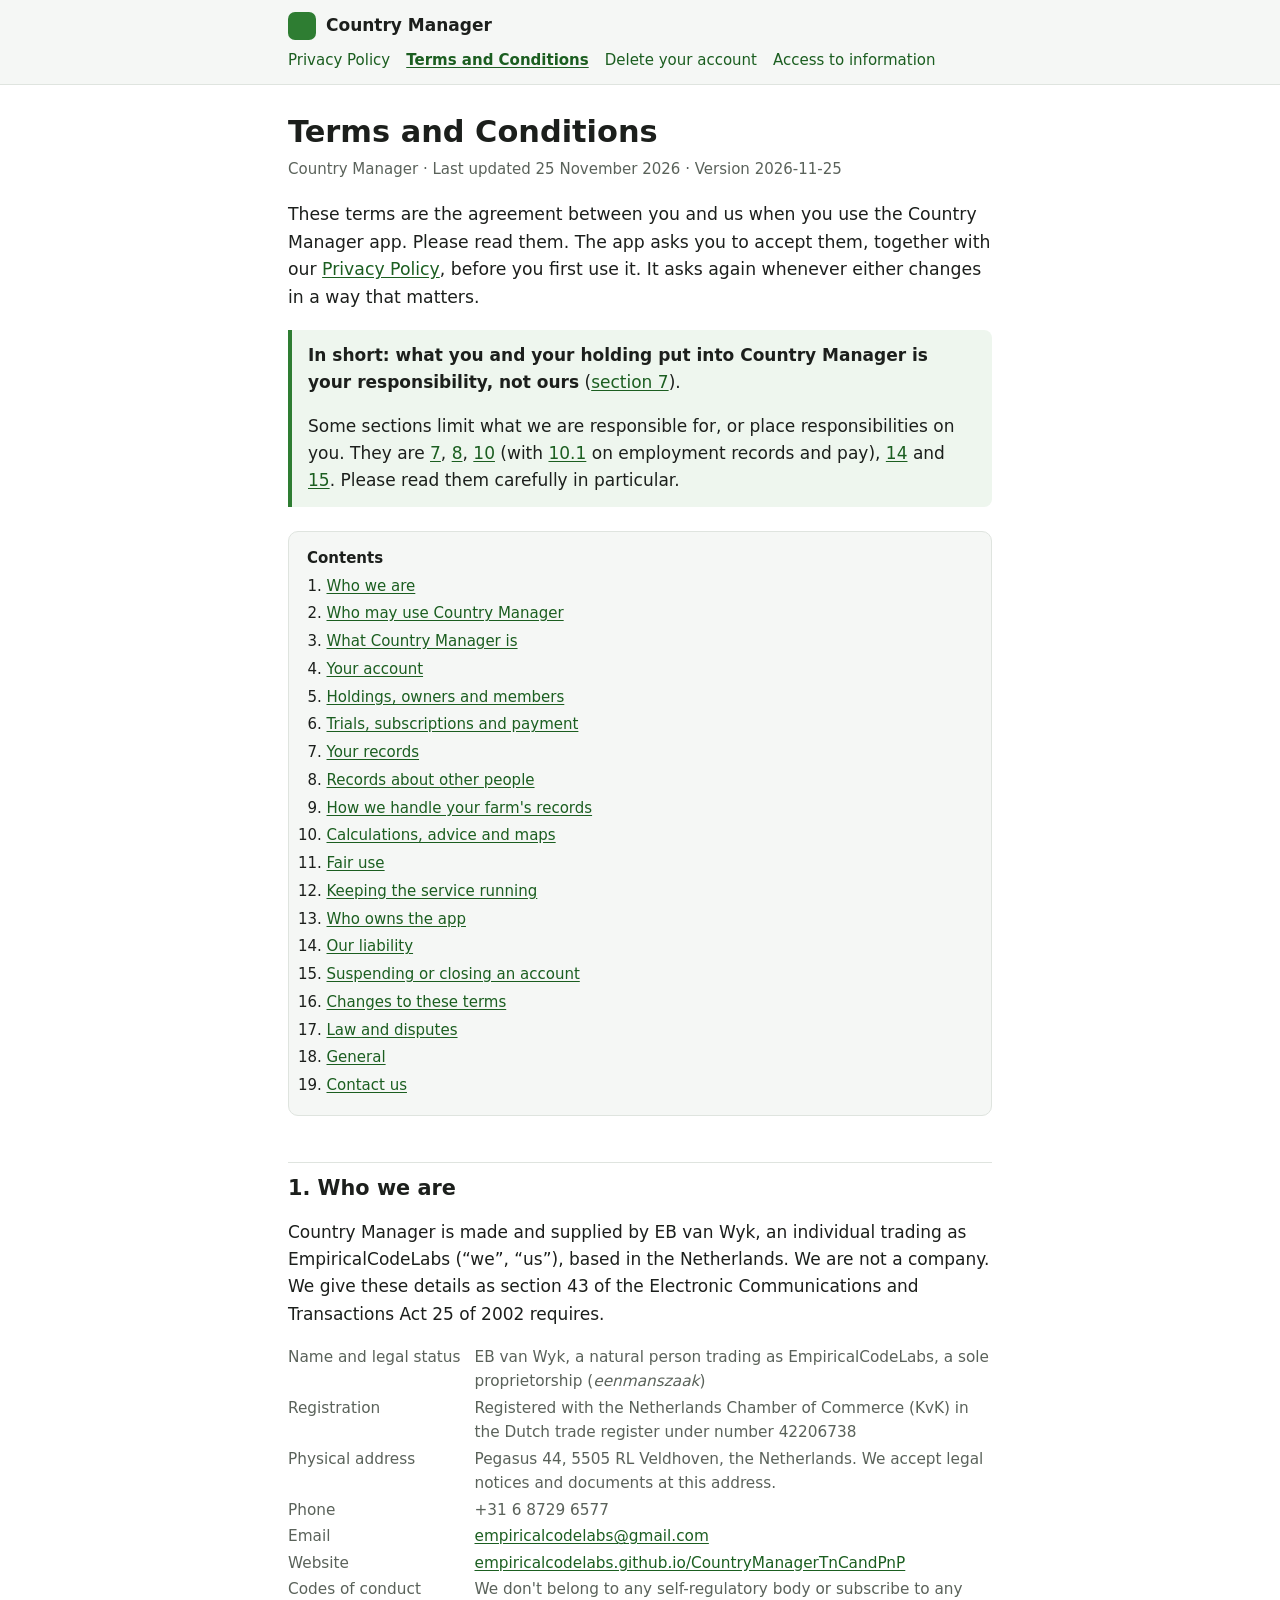
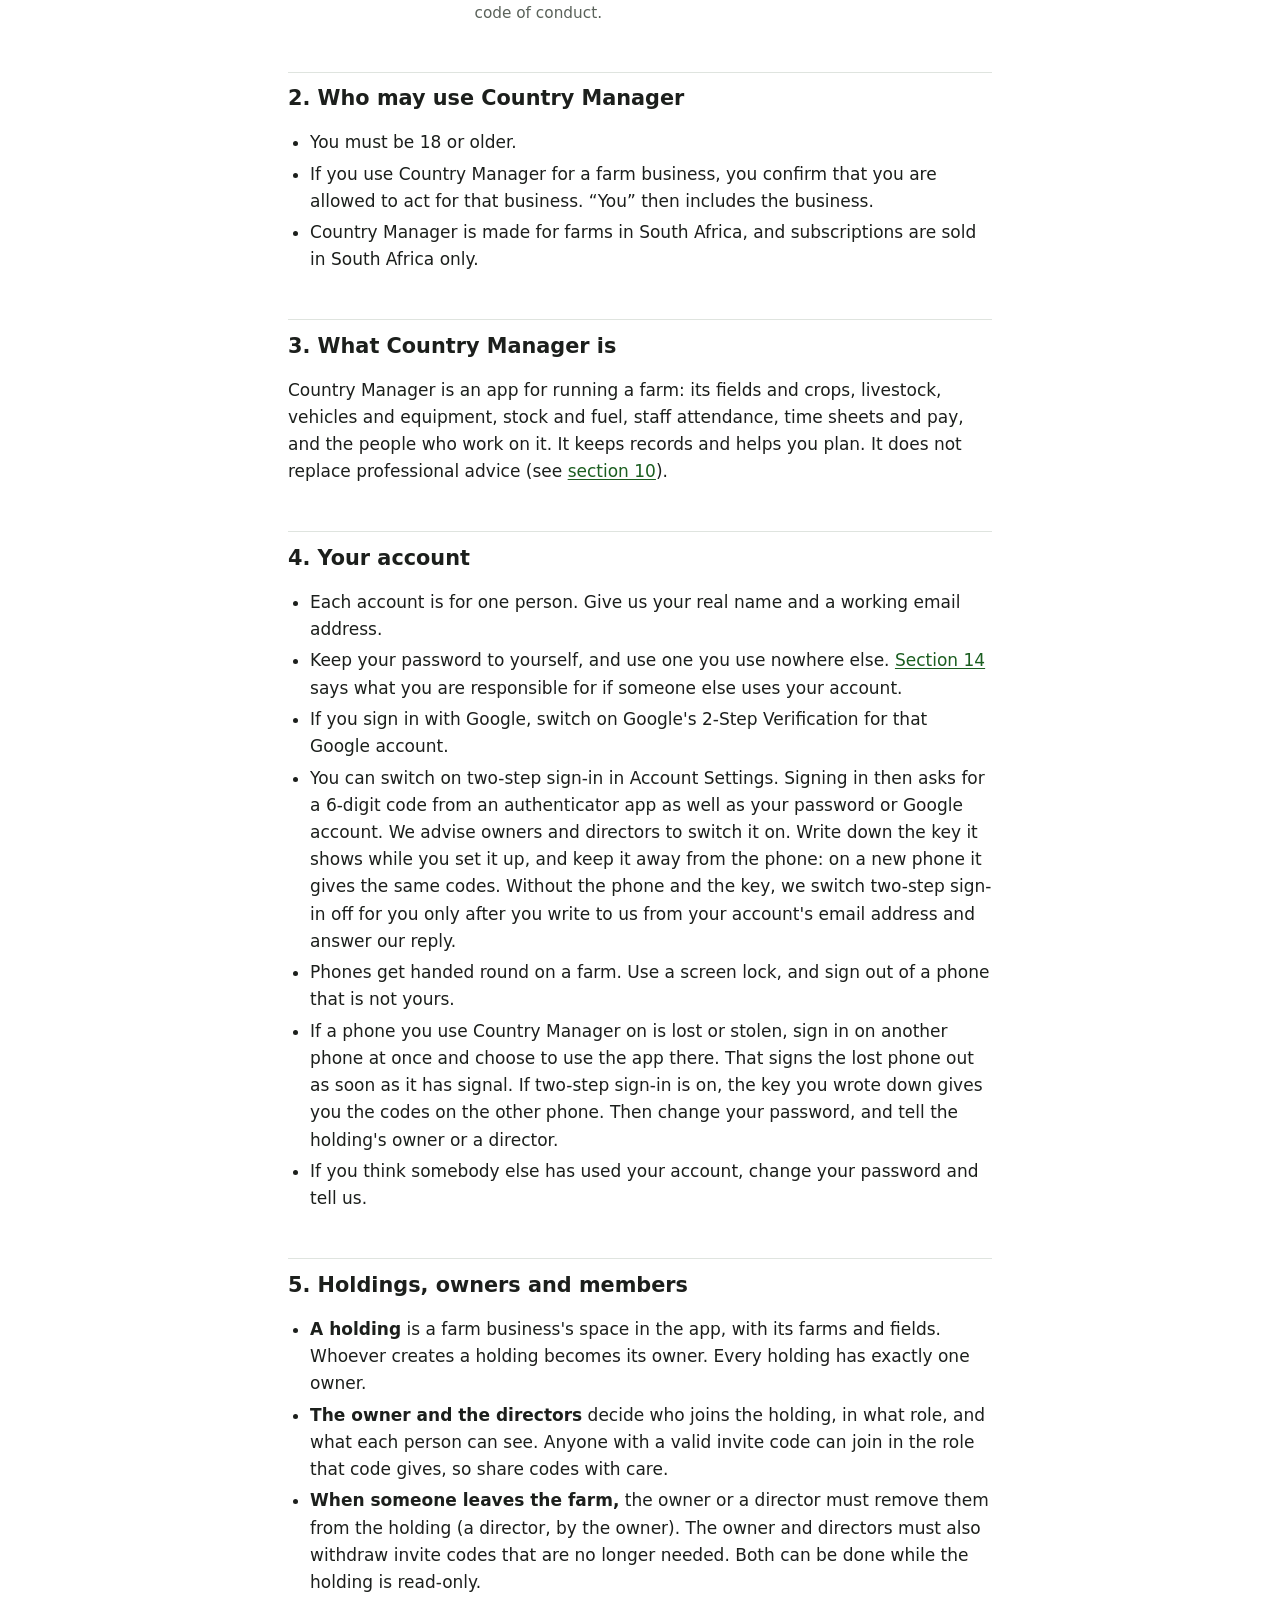
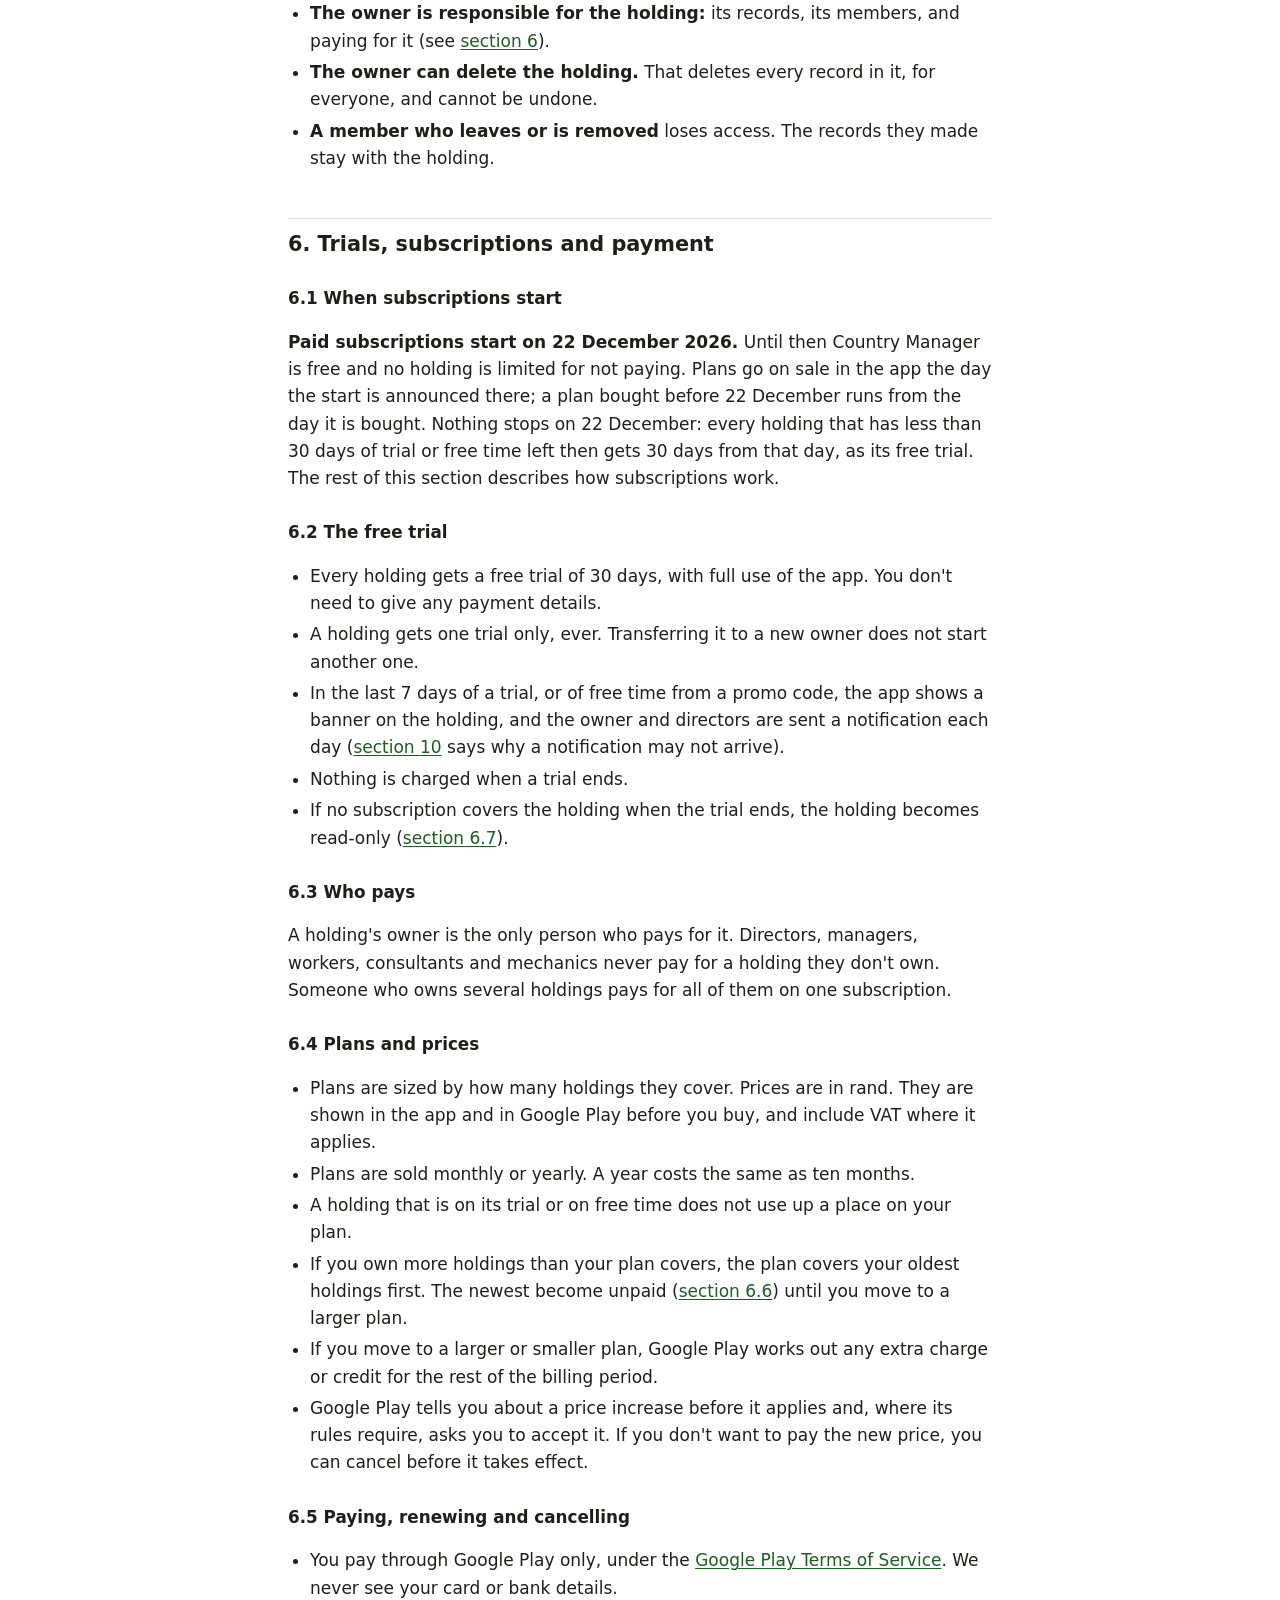
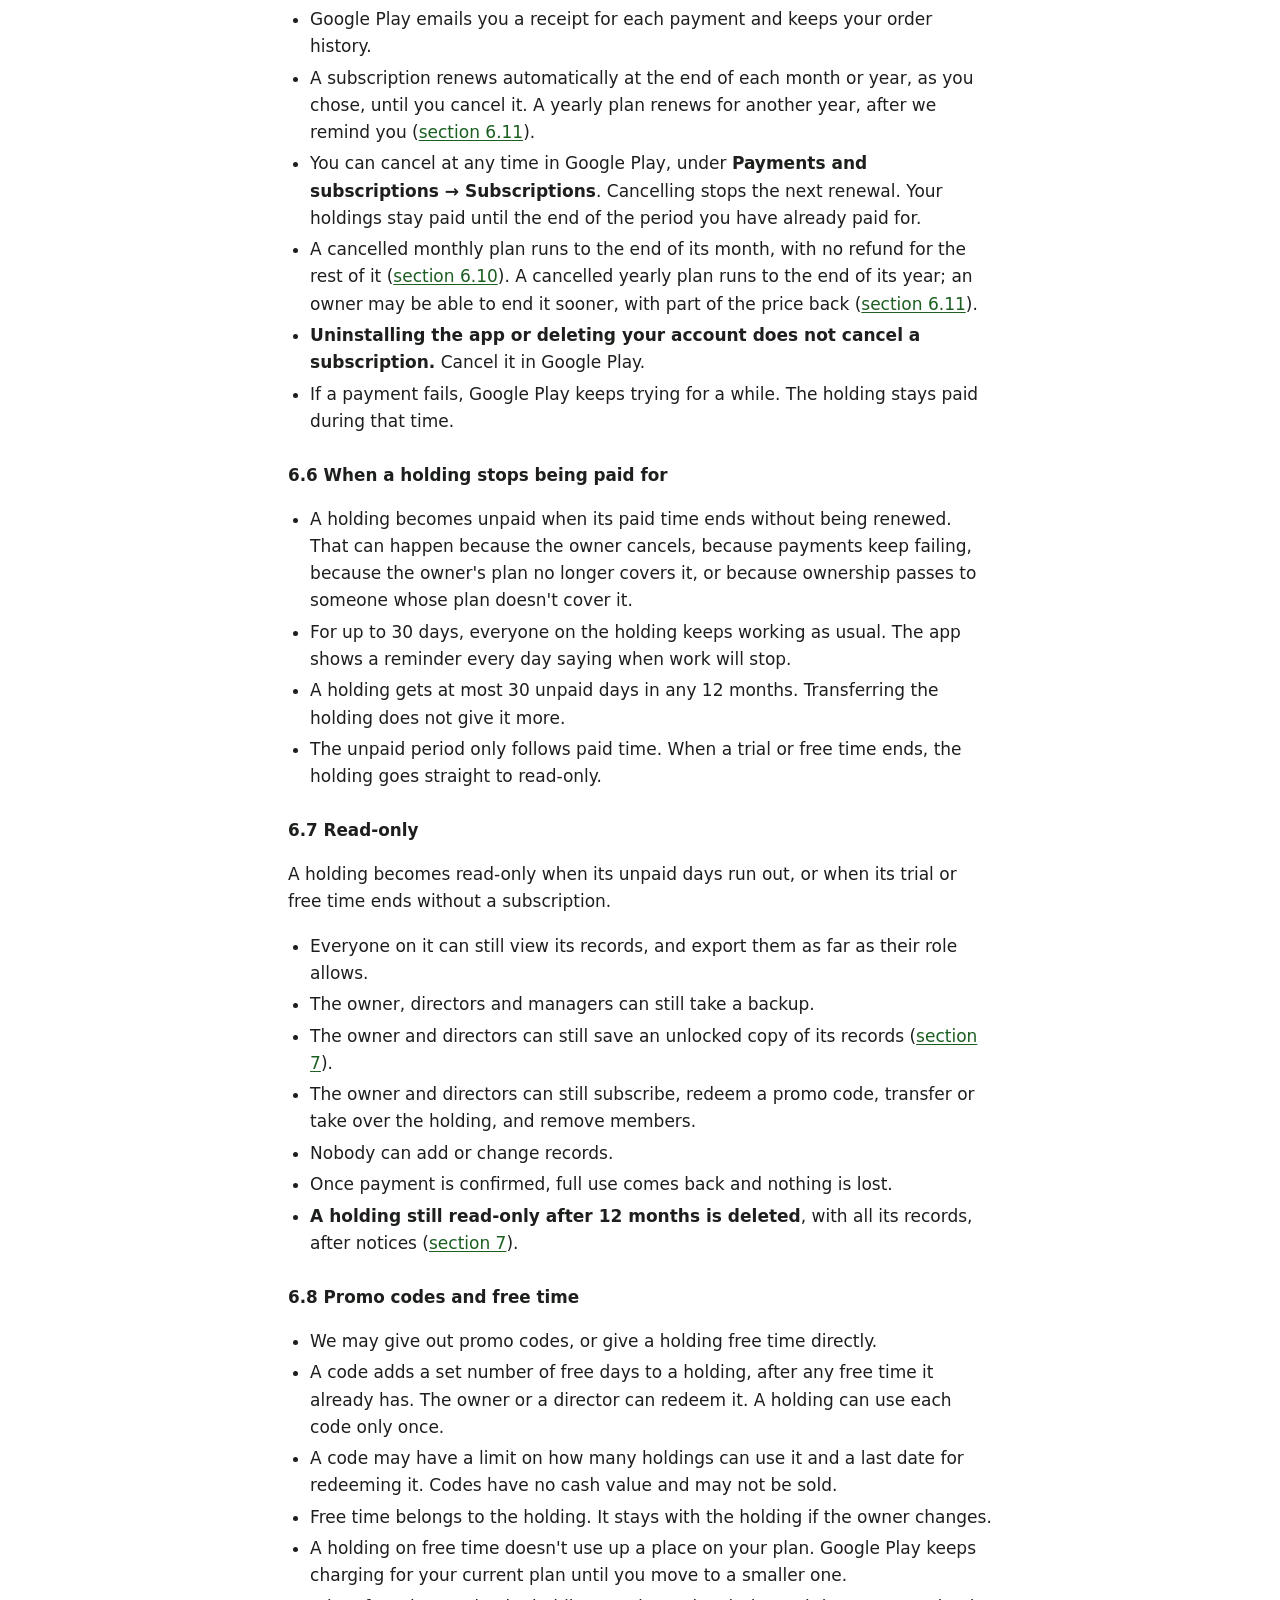
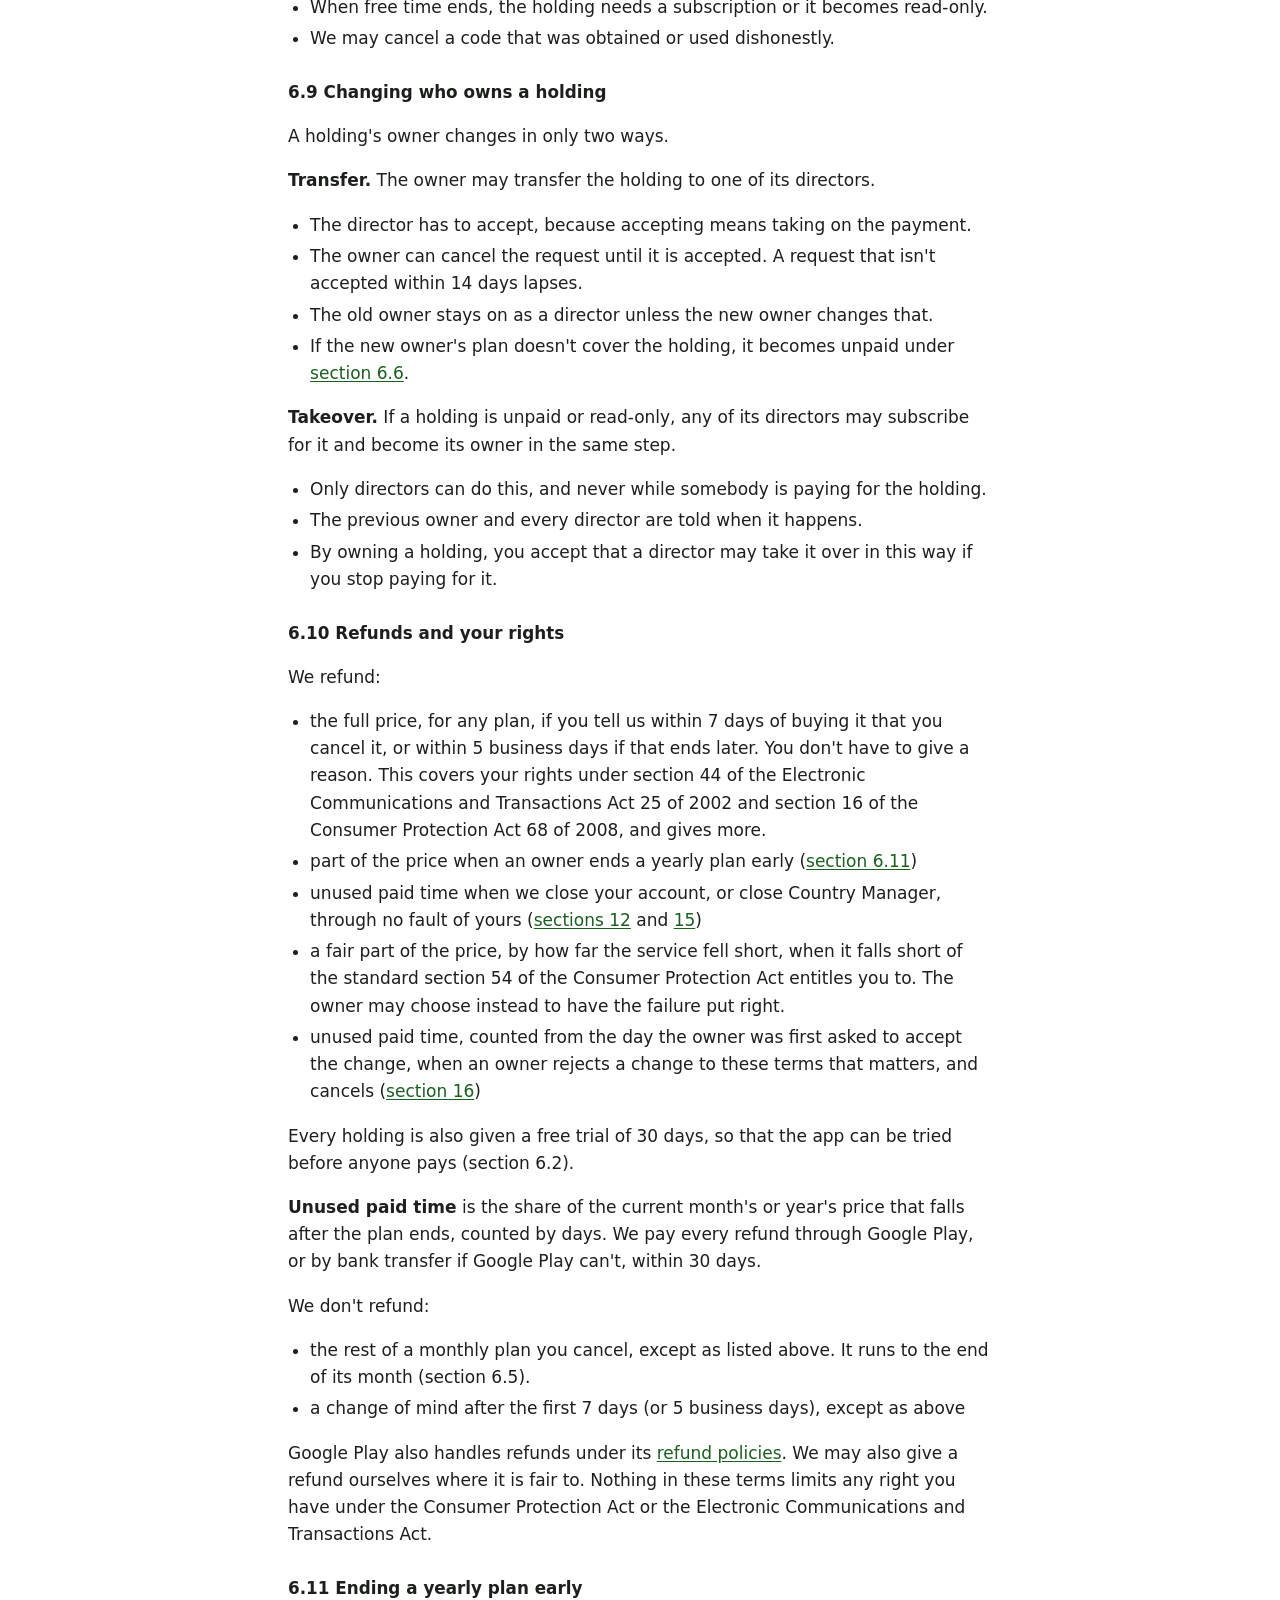
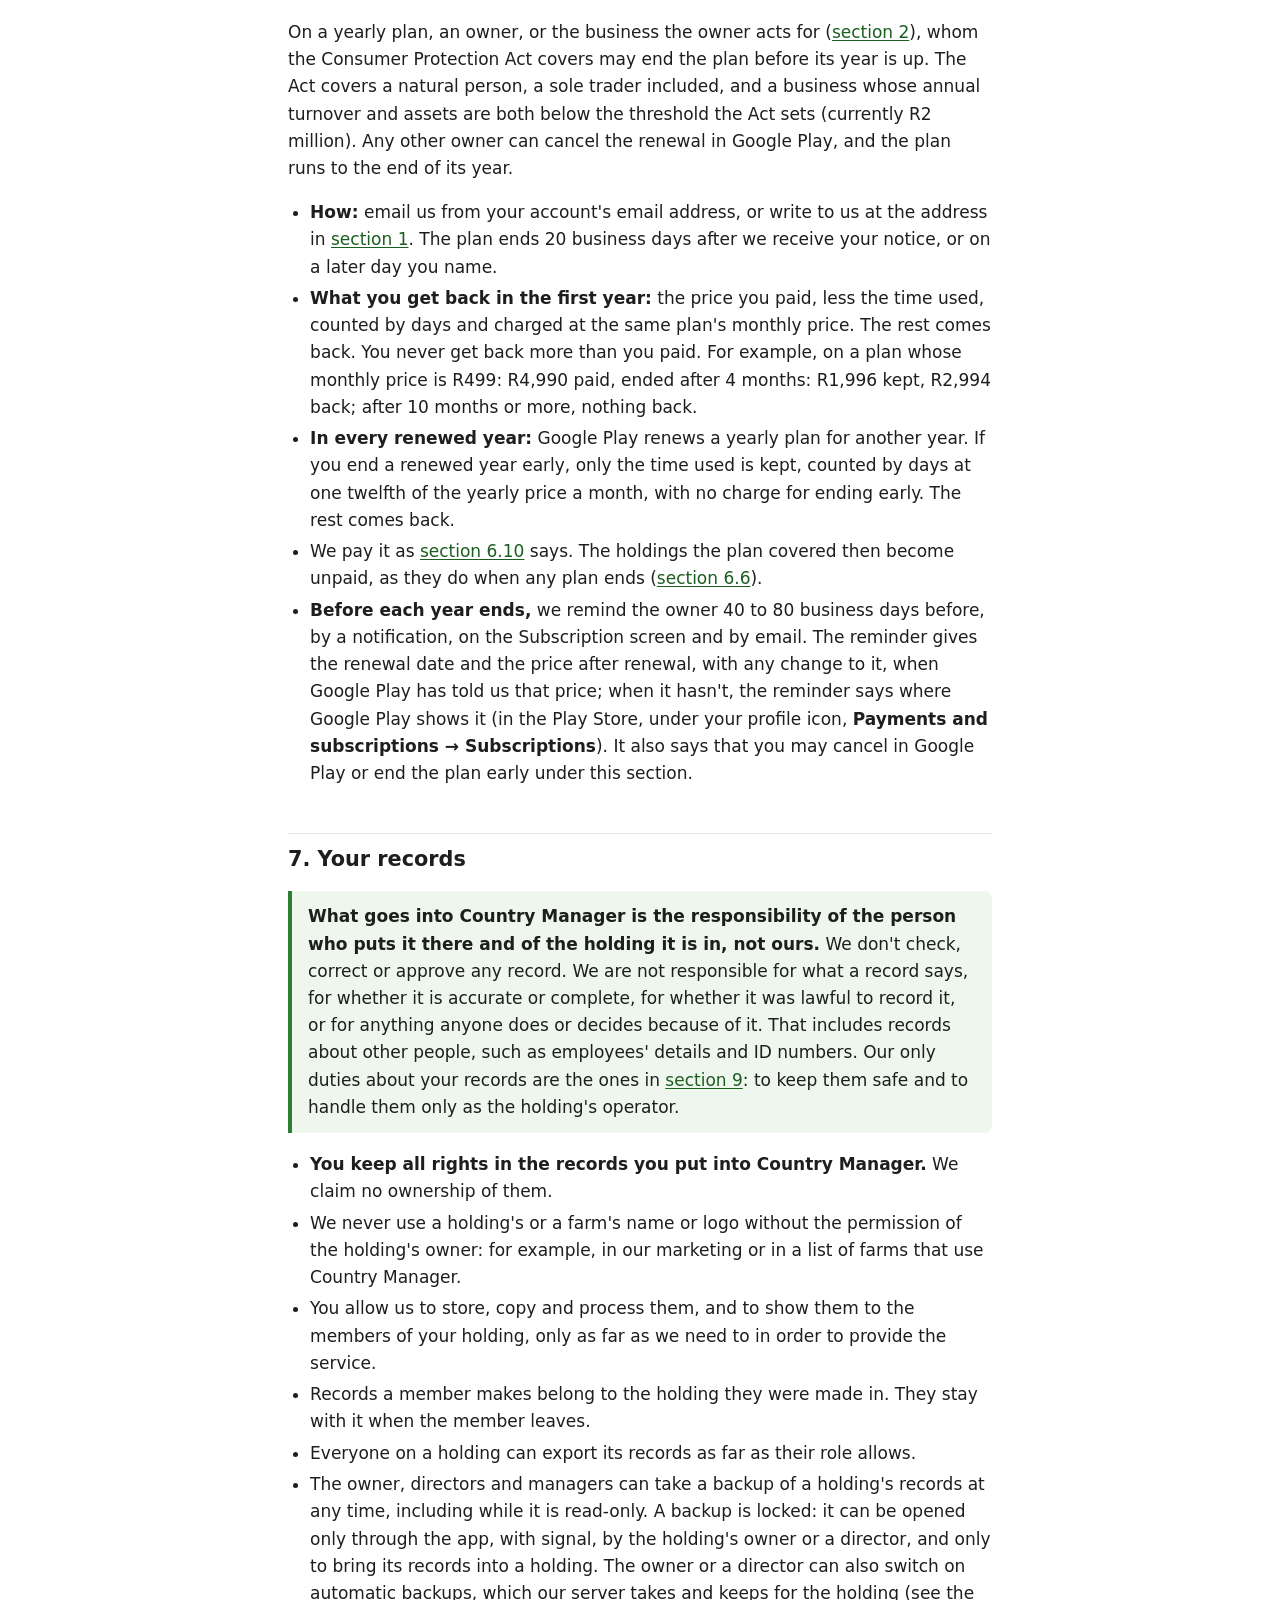
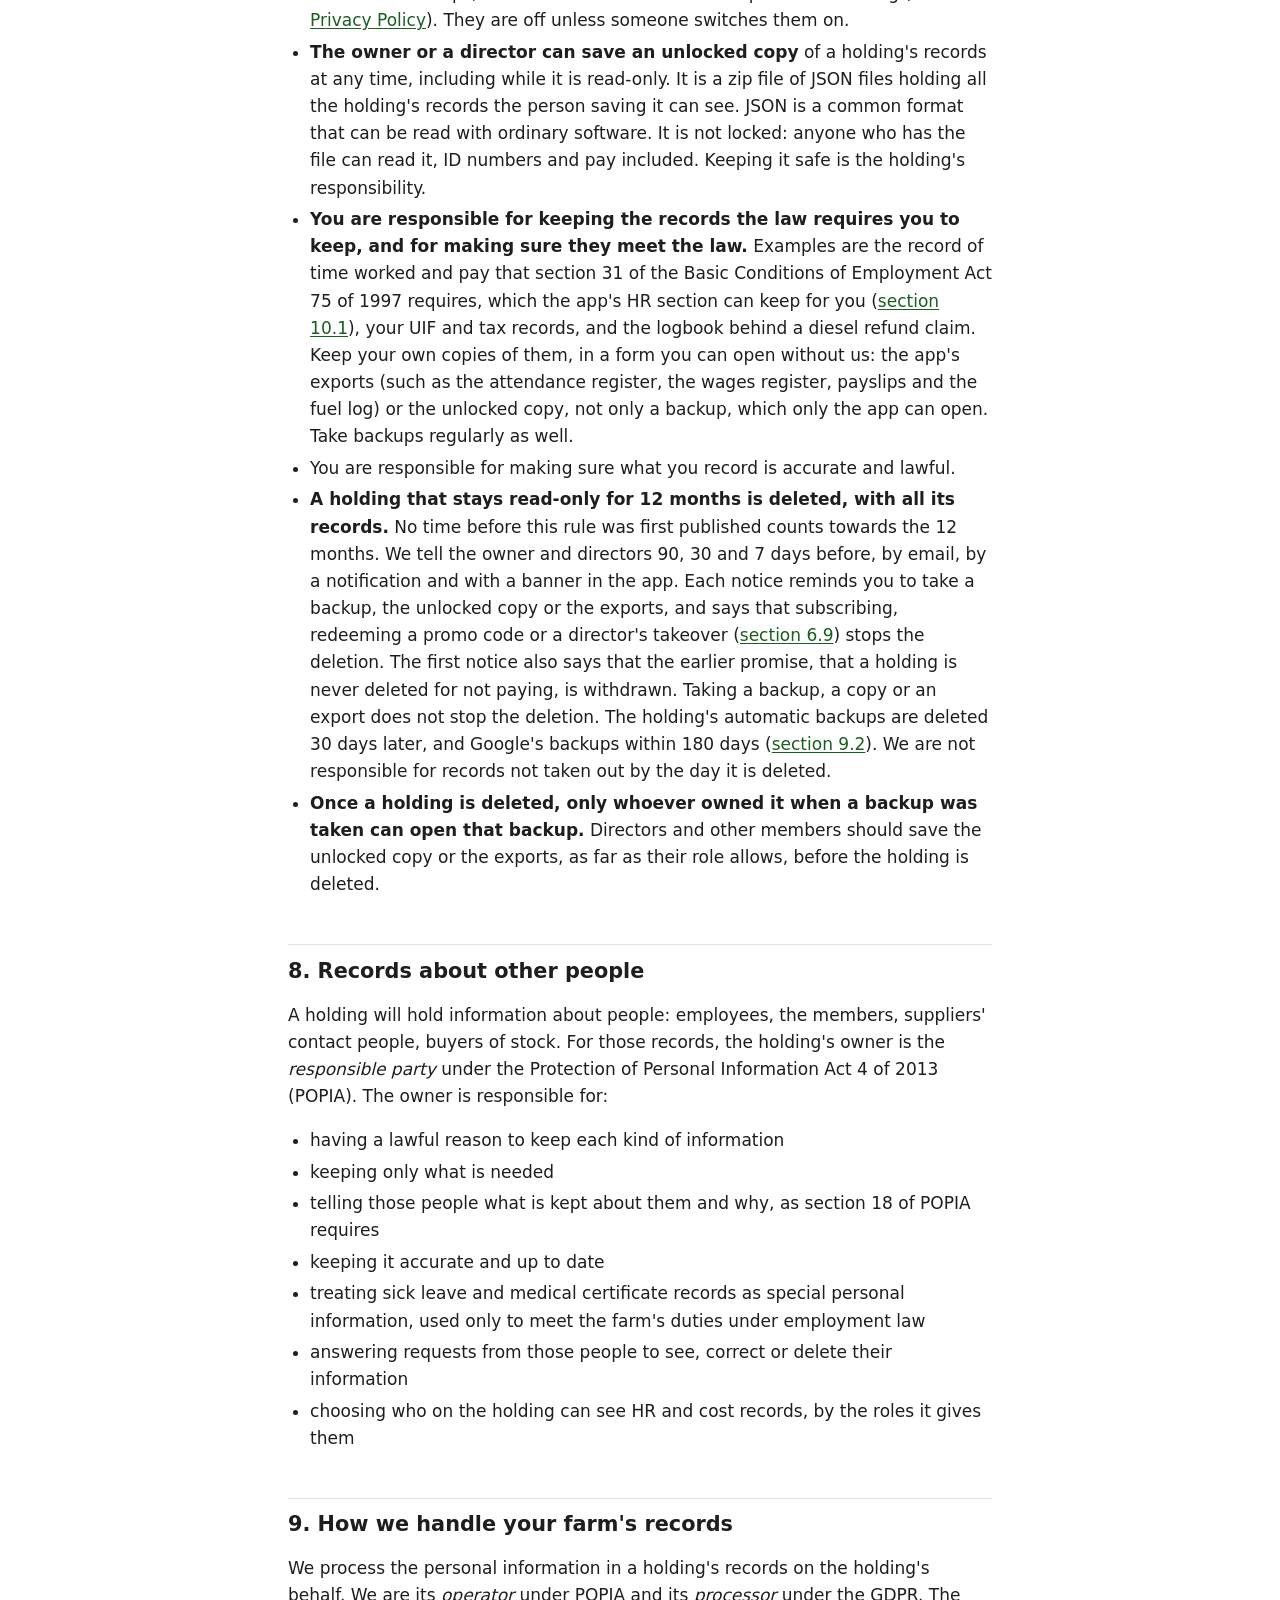
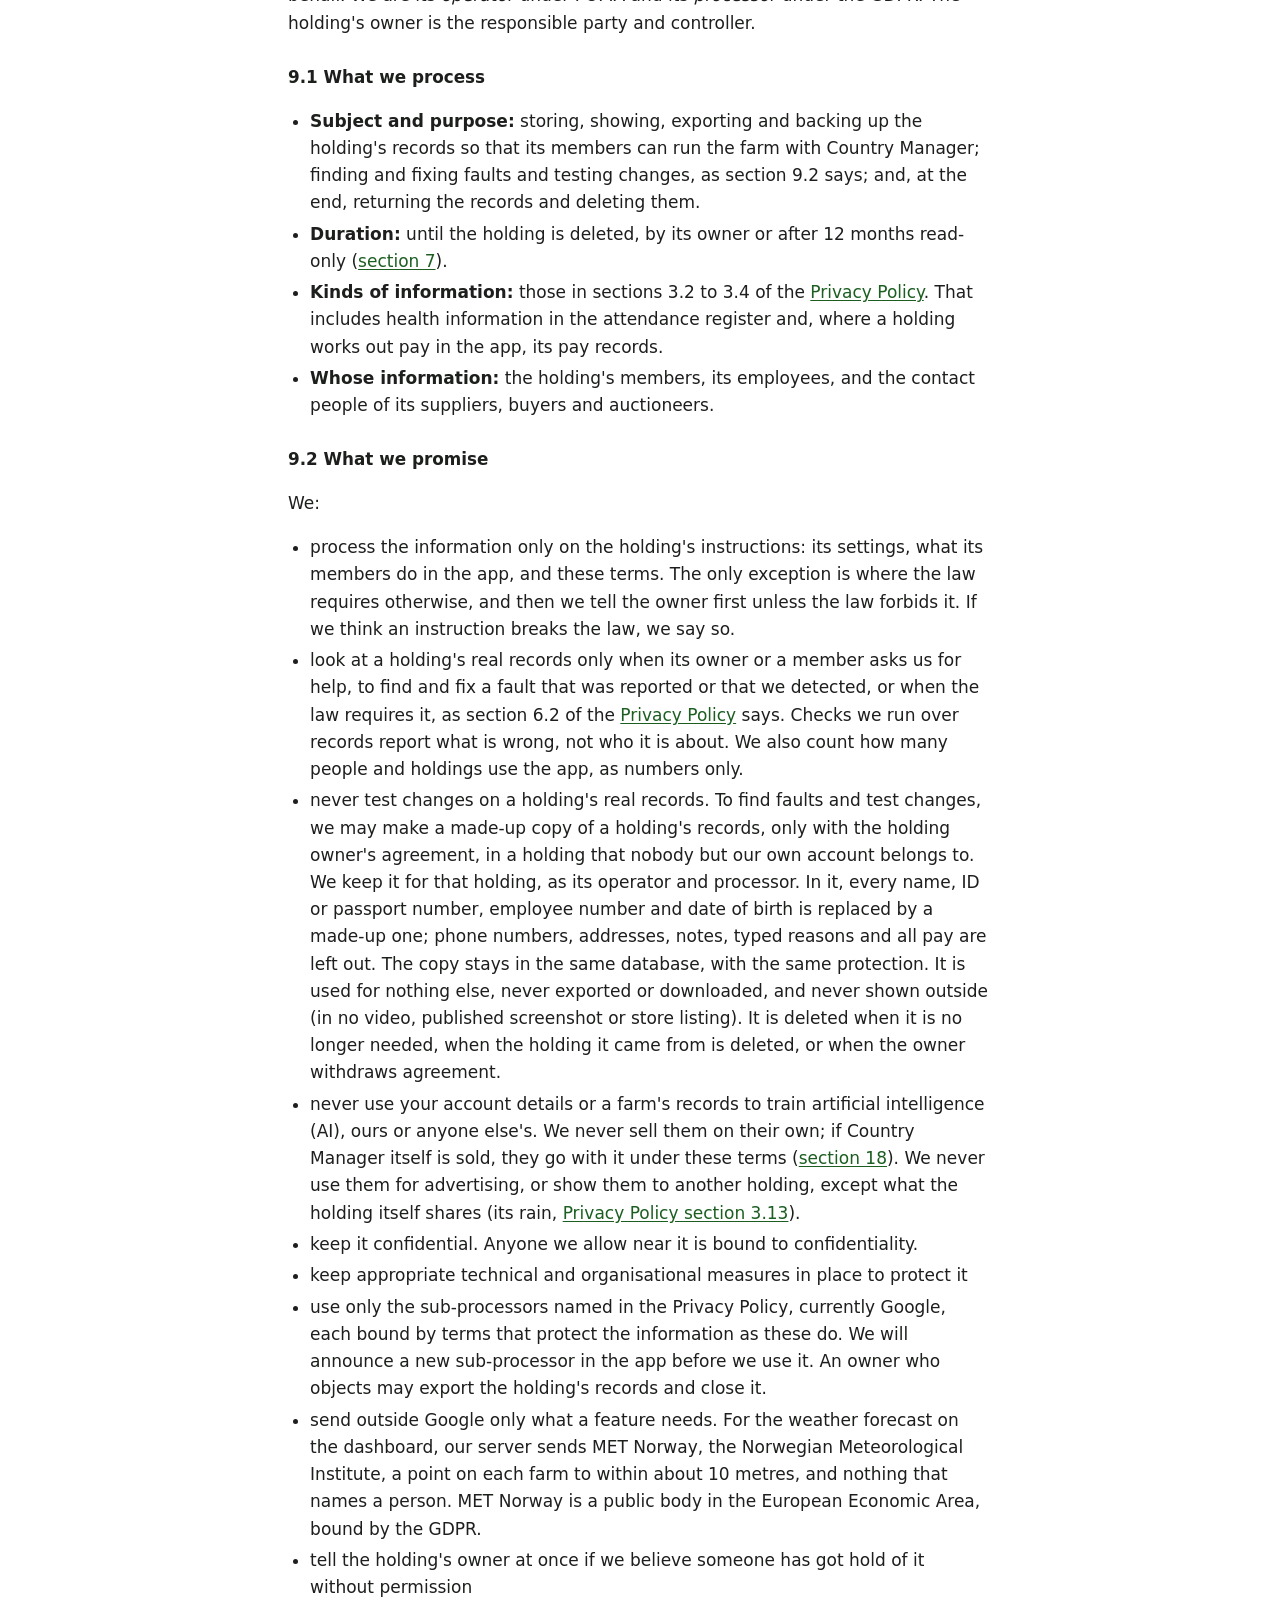
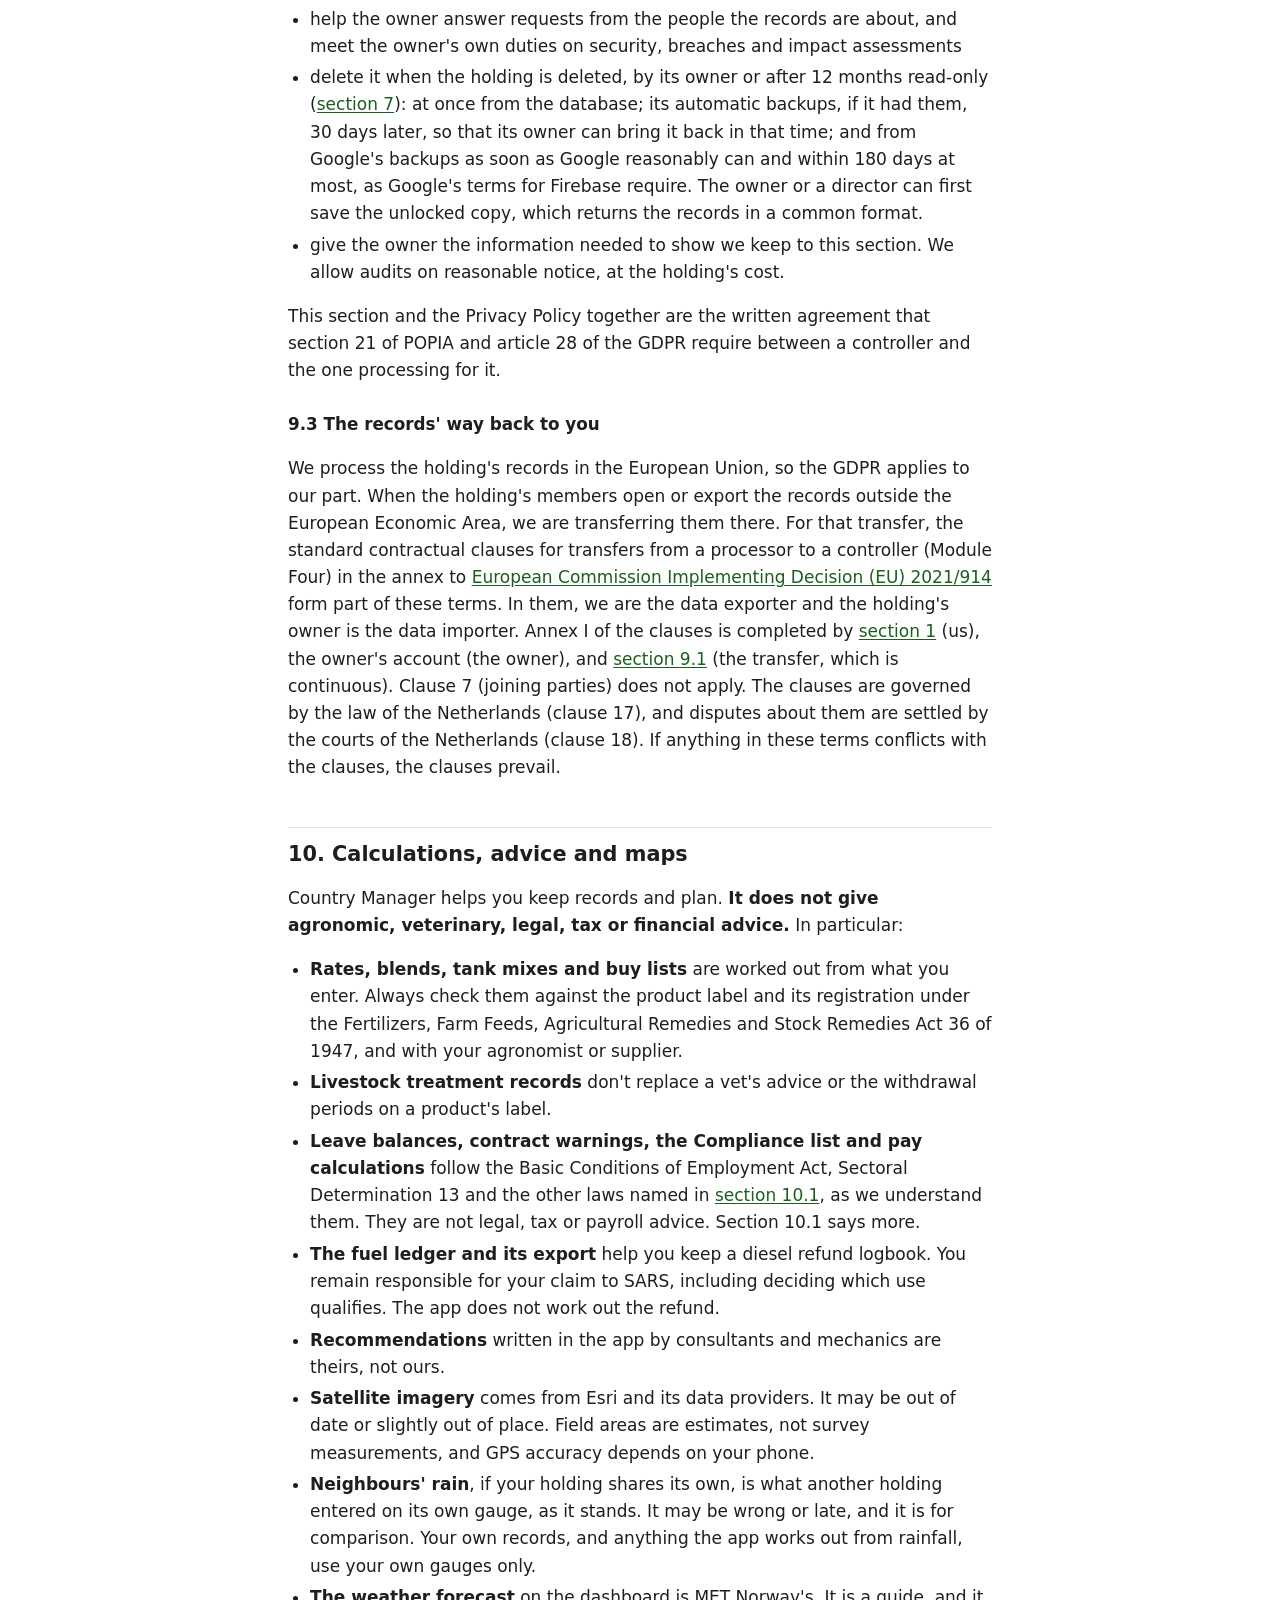
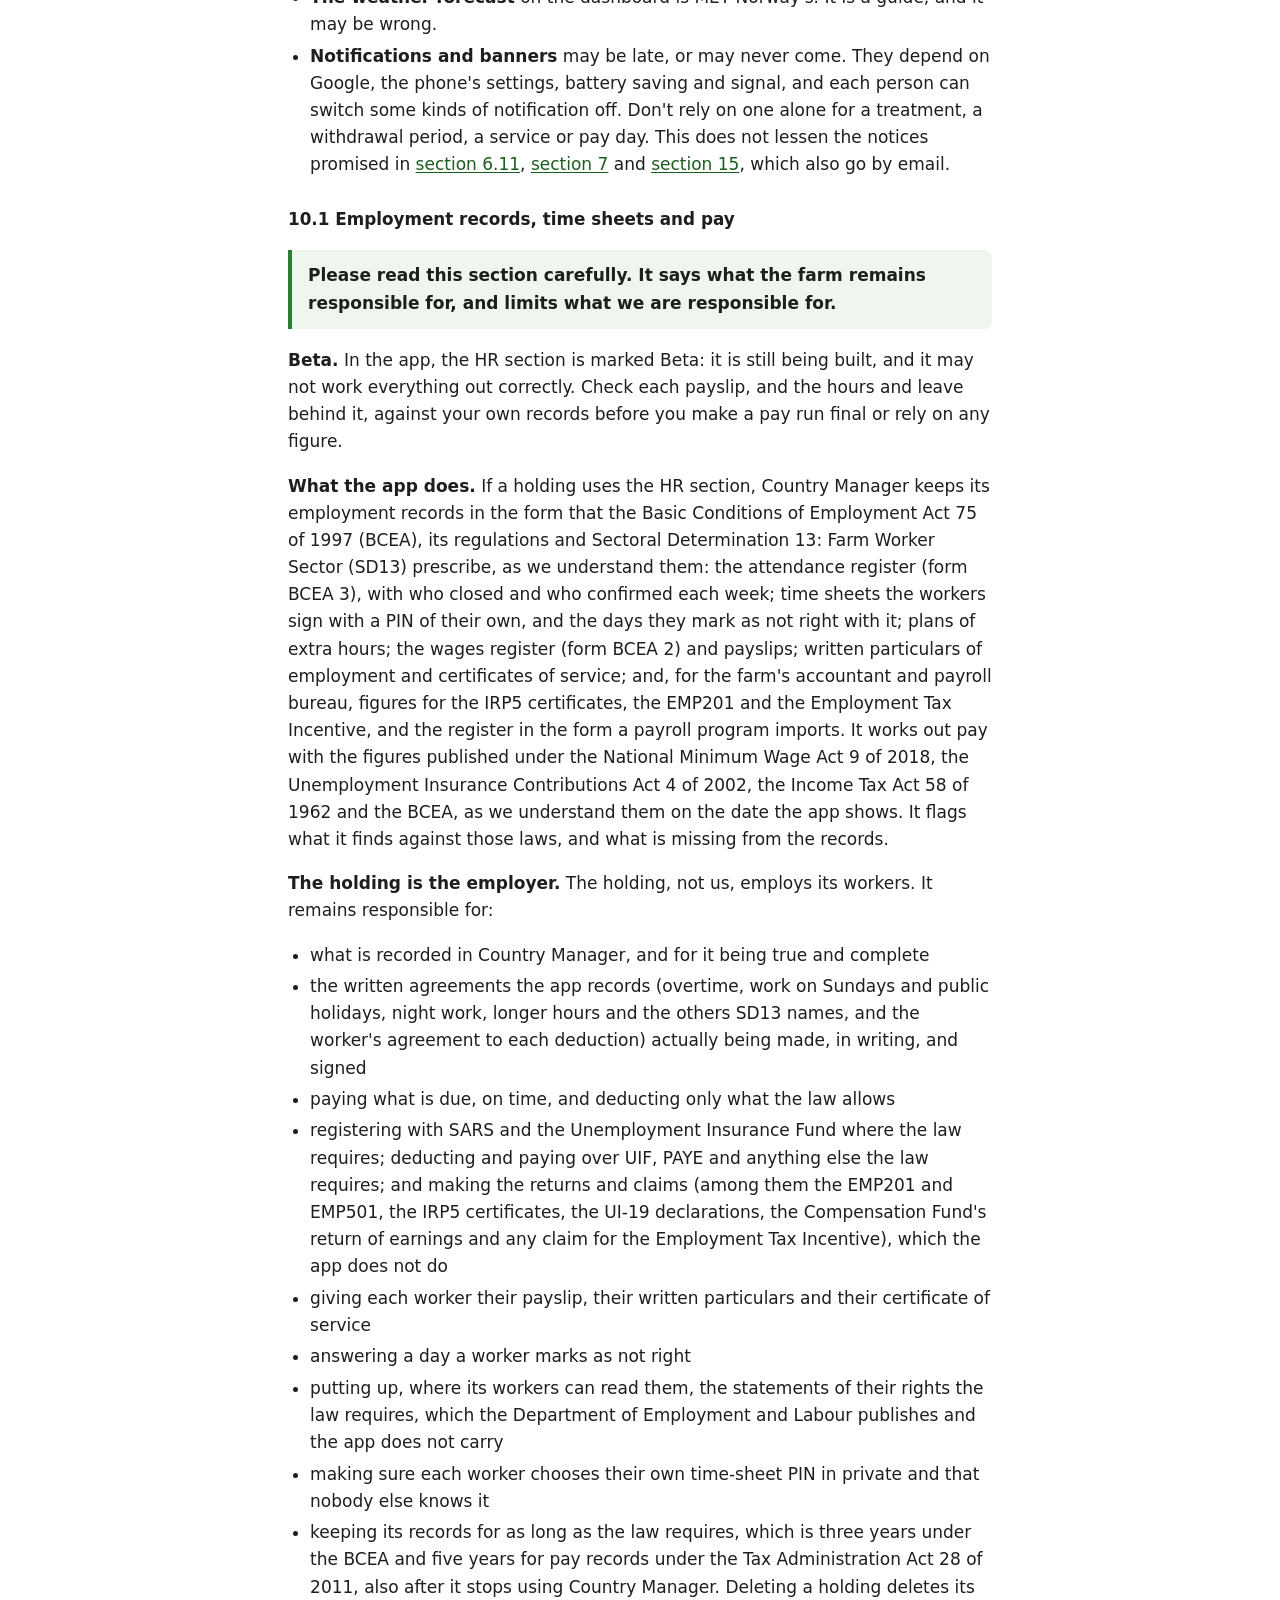
<file: terms.html>
<!doctype html>
<html lang="en-ZA">
<head>
  <meta charset="utf-8">
  <meta name="viewport" content="width=device-width, initial-scale=1">
  <title>Country Manager Terms</title>
  <meta name="description" content="The terms and conditions for using the Country Manager farm management app, including subscriptions and how farm records are handled.">
  <link rel="stylesheet" href="style.css">
</head>
<body>

<header class="site-header">
  <div class="inner">
    <a class="brand" href="index.html"><span class="brand-mark" aria-hidden="true"></span>Country Manager</a>
    <nav class="site-nav" aria-label="Legal pages">
      <a href="privacy.html">Privacy Policy</a>
      <a href="terms.html" aria-current="page">Terms and Conditions</a>
      <a href="delete-account.html">Delete your account</a>
      <a href="paia-manual.html">Access to information</a>
    </nav>
  </div>
</header>

<main>
  <h1>Terms and Conditions</h1>
  <p class="meta">Country Manager &middot; Last updated 25 November 2026 &middot; Version 2026-11-25</p>

  <p class="lede">These terms are the agreement between you and us when you use the Country
  Manager app. Please read them. The app asks you to accept them, together with our
  <a href="privacy.html">Privacy Policy</a>, before you first use it. It asks again whenever either
  changes in a way that matters.</p>

  <div class="note">
    <p><strong>In short: what you and your holding put into Country Manager is your responsibility,
    not ours</strong> (<a href="#records">section 7</a>).</p>
    <p>Some sections limit what we are responsible for, or place responsibilities on you. They
    are <a href="#records">7</a>, <a href="#others-data">8</a>, <a href="#advice">10</a> (with
    <a href="#employment">10.1</a> on employment records and pay), <a href="#liability">14</a> and
    <a href="#ending">15</a>. Please read them carefully in particular.</p>
  </div>

  <nav class="toc" aria-label="Contents">
    <strong>Contents</strong>
    <ol>
      <li><a href="#who">Who we are</a></li>
      <li><a href="#eligibility">Who may use Country Manager</a></li>
      <li><a href="#service">What Country Manager is</a></li>
      <li><a href="#account">Your account</a></li>
      <li><a href="#holdings">Holdings, owners and members</a></li>
      <li><a href="#subscriptions">Trials, subscriptions and payment</a></li>
      <li><a href="#records">Your records</a></li>
      <li><a href="#others-data">Records about other people</a></li>
      <li><a href="#operator">How we handle your farm's records</a></li>
      <li><a href="#advice">Calculations, advice and maps</a></li>
      <li><a href="#use">Fair use</a></li>
      <li><a href="#availability">Keeping the service running</a></li>
      <li><a href="#ip">Who owns the app</a></li>
      <li><a href="#liability">Our liability</a></li>
      <li><a href="#ending">Suspending or closing an account</a></li>
      <li><a href="#changes">Changes to these terms</a></li>
      <li><a href="#law">Law and disputes</a></li>
      <li><a href="#general">General</a></li>
      <li><a href="#contact">Contact us</a></li>
    </ol>
  </nav>

  <h2 id="who">1. Who we are</h2>
  <p>Country Manager is made and supplied by EB van Wyk, an individual trading as
  EmpiricalCodeLabs (&ldquo;we&rdquo;, &ldquo;us&rdquo;), based in the Netherlands. We are not a
  company. We give these details as section 43 of the Electronic Communications and Transactions
  Act 25 of 2002 requires.</p>
  <dl class="details plain">
    <dt>Name and legal status</dt><dd>EB van Wyk, a natural person trading as EmpiricalCodeLabs, a sole proprietorship (<em>eenmanszaak</em>)</dd>
    <dt>Registration</dt><dd>Registered with the Netherlands Chamber of Commerce (KvK) in the Dutch trade register under number 42206738</dd>
    <dt>Physical address</dt><dd>Pegasus 44, 5505 RL Veldhoven, the Netherlands. We accept legal notices and documents at this address.</dd>
    <dt>Phone</dt><dd>+31 6 8729 6577</dd>
    <dt>Email</dt><dd><a href="mailto:empiricalcodelabs@gmail.com">empiricalcodelabs@gmail.com</a></dd>
    <dt>Website</dt><dd><a href="https://empiricalcodelabs.github.io/CountryManagerTnCandPnP/">empiricalcodelabs.github.io/CountryManagerTnCandPnP</a></dd>
    <dt>Codes of conduct</dt><dd>We don't belong to any self-regulatory body or subscribe to any code of conduct.</dd>
  </dl>

  <h2 id="eligibility">2. Who may use Country Manager</h2>
  <ul>
    <li>You must be 18 or older.</li>
    <li>If you use Country Manager for a farm business, you confirm that you are allowed to act for
      that business. &ldquo;You&rdquo; then includes the business.</li>
    <li>Country Manager is made for farms in South Africa, and subscriptions are sold in South
      Africa only.</li>
  </ul>

  <h2 id="service">3. What Country Manager is</h2>
  <p>Country Manager is an app for running a farm: its fields and crops, livestock, vehicles and
  equipment, stock and fuel, staff attendance, time sheets and pay, and the people who work on
  it. It keeps records and
  helps you plan. It does not replace professional advice (see <a href="#advice">section 10</a>).</p>

  <h2 id="account">4. Your account</h2>
  <ul>
    <li>Each account is for one person. Give us your real name and a working email address.</li>
    <li>Keep your password to yourself, and use one you use nowhere else.
      <a href="#liability">Section 14</a> says what you are responsible for if someone else uses
      your account.</li>
    <li>If you sign in with Google, switch on Google's 2-Step Verification for that Google
      account.</li>
    <li>You can switch on two-step sign-in in Account Settings. Signing in then asks for a
      6-digit code from an authenticator app as well as your password or Google account. We
      advise owners and directors to switch it on. Write down the key it shows while you set it
      up, and keep it away from the phone: on a new phone it gives the same codes. Without the
      phone and the key, we switch two-step sign-in off for you only after you write to us from
      your account's email address and answer our reply.</li>
    <li>Phones get handed round on a farm. Use a screen lock, and sign out of a phone that is not
      yours.</li>
    <li>If a phone you use Country Manager on is lost or stolen, sign in on another phone at once
      and choose to use the app there. That signs the lost phone out as soon as it has signal.
      If two-step sign-in is on, the key you wrote down gives you the codes on the other phone.
      Then change your password,
      and tell the holding's owner or a director.</li>
    <li>If you think somebody else has used your account, change your password and tell us.</li>
  </ul>

  <h2 id="holdings">5. Holdings, owners and members</h2>
  <ul>
    <li><strong>A holding</strong> is a farm business's space in the app, with its farms and fields.
      Whoever creates a holding becomes its owner. Every holding has exactly one owner.</li>
    <li><strong>The owner and the directors</strong> decide who joins the holding, in what role, and
      what each person can see. Anyone with a valid invite code can join in the role that code
      gives, so share codes with care.</li>
    <li><strong>When someone leaves the farm,</strong> the owner or a director must remove them
      from the holding (a director, by the owner). The owner and directors must also withdraw invite codes that are no
      longer needed. Both can be done while the holding is read-only.</li>
    <li><strong>The owner is responsible for the holding:</strong> its records, its members, and
      paying for it (see <a href="#subscriptions">section 6</a>).</li>
    <li><strong>The owner can delete the holding.</strong> That deletes every record in it, for
      everyone, and cannot be undone.</li>
    <li><strong>A member who leaves or is removed</strong> loses access. The records they made stay
      with the holding.</li>
  </ul>

  <h2 id="subscriptions">6. Trials, subscriptions and payment</h2>

  <h3 id="before-launch">6.1 When subscriptions start</h3>
  <p><strong>Paid subscriptions start on 22 December 2026.</strong> Until then Country Manager is
  free and no holding is limited for not paying. Plans go on sale in the app the day the start is
  announced there; a plan bought before 22 December runs from the day it is bought. Nothing stops
  on 22 December: every holding that has less than 30 days of trial or free time left then gets
  30 days from that day, as its free trial. The rest of this section describes how subscriptions
  work.</p>

  <h3>6.2 The free trial</h3>
  <ul>
    <li>Every holding gets a free trial of 30 days, with full use of the app. You don't need to
      give any payment details.</li>
    <li>A holding gets one trial only, ever. Transferring it to a new owner does not start another
      one.</li>
    <li>In the last 7 days of a trial, or of free time from a promo code, the app shows a banner
      on the holding, and the owner and directors are sent a notification each day
      (<a href="#advice">section 10</a> says why a notification may not arrive).</li>
    <li>Nothing is charged when a trial ends.</li>
    <li>If no subscription covers the holding when the trial ends, the holding becomes read-only
      (<a href="#read-only">section 6.7</a>).</li>
  </ul>

  <h3>6.3 Who pays</h3>
  <p>A holding's owner is the only person who pays for it. Directors, managers, workers, consultants
  and mechanics never pay for a holding they don't own. Someone who owns several holdings pays for
  all of them on one subscription.</p>

  <h3>6.4 Plans and prices</h3>
  <ul>
    <li>Plans are sized by how many holdings they cover. Prices are in rand. They are shown in the
      app and in Google Play before you buy, and include VAT where it applies.</li>
    <li>Plans are sold monthly or yearly. A year costs the same as ten months.</li>
    <li>A holding that is on its trial or on free time does not use up a place on your plan.</li>
    <li>If you own more holdings than your plan covers, the plan covers your oldest holdings first.
      The newest become unpaid (<a href="#unpaid">section 6.6</a>) until you move to a larger
      plan.</li>
    <li>If you move to a larger or smaller plan, Google Play works out any extra charge or credit
      for the rest of the billing period.</li>
    <li>Google Play tells you about a price increase before it applies and, where its rules require,
      asks you to accept it. If you don't want to pay the new price, you can cancel before it
      takes effect.</li>
  </ul>

  <h3>6.5 Paying, renewing and cancelling</h3>
  <ul>
    <li>You pay through Google Play only, under the
      <a href="https://play.google.com/about/play-terms/">Google Play Terms of Service</a>. We never
      see your card or bank details.</li>
    <li>Google Play emails you a receipt for each payment and keeps your order history.</li>
    <li>A subscription renews automatically at the end of each month or year, as you chose, until
      you cancel it. A yearly plan renews for another year, after we remind you
      (<a href="#yearly">section 6.11</a>).</li>
    <li>You can cancel at any time in Google Play, under <strong>Payments and subscriptions &rarr;
      Subscriptions</strong>. Cancelling stops the next renewal. Your holdings stay paid until the
      end of the period you have already paid for.</li>
    <li>A cancelled monthly plan runs to the end of its month, with no refund for the rest of it
      (<a href="#refunds">section 6.10</a>). A cancelled yearly plan runs to the end of its year;
      an owner may be able to end it sooner, with part of the price back
      (<a href="#yearly">section 6.11</a>).</li>
    <li><strong>Uninstalling the app or deleting your account does not cancel a
      subscription.</strong> Cancel it in Google Play.</li>
    <li>If a payment fails, Google Play keeps trying for a while. The holding stays paid during that
      time.</li>
  </ul>

  <h3 id="unpaid">6.6 When a holding stops being paid for</h3>
  <ul>
    <li>A holding becomes unpaid when its paid time ends without being renewed. That can happen
      because the owner cancels, because payments keep failing, because the owner's plan no longer
      covers it, or because ownership passes to someone whose plan doesn't cover it.</li>
    <li>For up to 30 days, everyone on the holding keeps working as usual. The app shows a reminder
      every day saying when work will stop.</li>
    <li>A holding gets at most 30 unpaid days in any 12 months. Transferring the holding does not
      give it more.</li>
    <li>The unpaid period only follows paid time. When a trial or free time ends, the holding goes
      straight to read-only.</li>
  </ul>

  <h3 id="read-only">6.7 Read-only</h3>
  <p>A holding becomes read-only when its unpaid days run out, or when its trial or free time ends
  without a subscription.</p>
  <ul>
    <li>Everyone on it can still view its records, and export them as far as their role
      allows.</li>
    <li>The owner, directors and managers can still take a backup.</li>
    <li>The owner and directors can still save an unlocked copy of its records
      (<a href="#records">section 7</a>).</li>
    <li>The owner and directors can still subscribe, redeem a promo code, transfer or take over the
      holding, and remove members.</li>
    <li>Nobody can add or change records.</li>
    <li>Once payment is confirmed, full use comes back and nothing is lost.</li>
    <li><strong>A holding still read-only after 12 months is deleted</strong>, with all its
      records, after notices (<a href="#records">section 7</a>).</li>
  </ul>

  <h3>6.8 Promo codes and free time</h3>
  <ul>
    <li>We may give out promo codes, or give a holding free time directly.</li>
    <li>A code adds a set number of free days to a holding, after any free time it already has. The
      owner or a director can redeem it. A holding can use each code only once.</li>
    <li>A code may have a limit on how many holdings can use it and a last date for redeeming it.
      Codes have no cash value and may not be sold.</li>
    <li>Free time belongs to the holding. It stays with the holding if the owner changes.</li>
    <li>A holding on free time doesn't use up a place on your plan. Google Play keeps charging for
      your current plan until you move to a smaller one.</li>
    <li>When free time ends, the holding needs a subscription or it becomes read-only.</li>
    <li>We may cancel a code that was obtained or used dishonestly.</li>
  </ul>

  <h3 id="ownership">6.9 Changing who owns a holding</h3>
  <p>A holding's owner changes in only two ways.</p>
  <p><strong>Transfer.</strong> The owner may transfer the holding to one of its directors.</p>
  <ul>
    <li>The director has to accept, because accepting means taking on the payment.</li>
    <li>The owner can cancel the request until it is accepted. A request that isn't accepted
      within 14 days lapses.</li>
    <li>The old owner stays on as a director unless the new owner changes that.</li>
    <li>If the new owner's plan doesn't cover the holding, it becomes unpaid under
      <a href="#unpaid">section 6.6</a>.</li>
  </ul>
  <p><strong>Takeover.</strong> If a holding is unpaid or read-only, any of its directors may
  subscribe for it and become its owner in the same step.</p>
  <ul>
    <li>Only directors can do this, and never while somebody is paying for the holding.</li>
    <li>The previous owner and every director are told when it happens.</li>
    <li>By owning a holding, you accept that a director may take it over in this way if you stop
      paying for it.</li>
  </ul>

  <h3 id="refunds">6.10 Refunds and your rights</h3>
  <p>We refund:</p>
  <ul>
    <li>the full price, for any plan, if you tell us within 7 days of buying it that you cancel
      it, or within 5 business days if that ends later. You don't have to give a reason. This
      covers your rights under section 44 of the Electronic Communications and Transactions Act 25
      of 2002 and section 16 of the Consumer Protection Act 68 of 2008, and gives more.</li>
    <li>part of the price when an owner ends a yearly plan early
      (<a href="#yearly">section 6.11</a>)</li>
    <li>unused paid time when we close your account, or close Country Manager, through no fault
      of yours (<a href="#availability">sections 12</a> and <a href="#ending">15</a>)</li>
    <li>a fair part of the price, by how far the service fell short, when it falls short of the
      standard section 54 of the Consumer Protection Act entitles you to. The owner may choose
      instead to have the failure put right.</li>
    <li>unused paid time, counted from the day the owner was first asked to accept the change,
      when an owner rejects a change to these terms that matters, and cancels
      (<a href="#changes">section 16</a>)</li>
  </ul>
  <p>Every holding is also given a free trial of 30 days, so that the app can be tried before
  anyone pays (section 6.2).</p>
  <p><strong>Unused paid time</strong> is the share of the current month's or year's price that
  falls after the plan ends, counted by days. We pay every refund through Google Play, or by bank
  transfer if Google Play can't, within 30 days.</p>
  <p>We don't refund:</p>
  <ul>
    <li>the rest of a monthly plan you cancel, except as listed above. It runs to the end of its
      month (section 6.5).</li>
    <li>a change of mind after the first 7 days (or 5 business days), except as above</li>
  </ul>
  <p>Google Play also handles refunds under its
  <a href="https://support.google.com/googleplay/answer/2479637">refund policies</a>. We may also
  give a refund ourselves where it is fair to. Nothing in these terms limits any right you have
  under the Consumer Protection Act or the Electronic Communications and Transactions Act.</p>

  <h3 id="yearly">6.11 Ending a yearly plan early</h3>
  <p>On a yearly plan, an owner, or the business the owner acts for
  (<a href="#eligibility">section 2</a>), whom the Consumer Protection Act covers may end the plan
  before its year is up. The Act covers a natural person, a sole trader included, and a business
  whose annual turnover and assets are both below the threshold the Act sets (currently R2
  million). Any other owner can cancel the renewal in Google Play, and the plan runs to the end of
  its year.</p>
  <ul>
    <li><strong>How:</strong> email us from your account's email address, or write to us at the
      address in <a href="#who">section 1</a>. The plan ends 20 business days after we receive
      your notice, or on a later day you name.</li>
    <li><strong>What you get back in the first year:</strong> the price you paid, less the time
      used, counted by days and charged at the same plan's monthly price. The rest comes back. You
      never get back more than you paid. For example, on a plan whose monthly price is R499:
      R4,990 paid, ended after 4 months: R1,996 kept, R2,994 back; after 10 months or more, nothing back.</li>
    <li><strong>In every renewed year:</strong> Google Play renews a yearly plan for another year.
      If you end a renewed year early, only the time used is kept, counted by days at one twelfth
      of the yearly price a month, with no charge for ending early. The rest comes back.</li>
    <li>We pay it as <a href="#refunds">section 6.10</a> says. The holdings the plan covered then
      become unpaid, as they do when any plan ends (<a href="#unpaid">section 6.6</a>).</li>
    <li><strong>Before each year ends,</strong> we remind the owner 40 to 80 business days before,
      by a notification, on the Subscription screen and by email. The reminder gives the renewal
      date and the price after renewal, with any change to it, when Google Play has told us that
      price; when it hasn't, the reminder says where Google Play shows it (in the Play Store, under
      your profile icon, <strong>Payments and subscriptions &rarr; Subscriptions</strong>). It
      also says that you may cancel in Google Play or end the plan early under this section.</li>
  </ul>

  <h2 id="records">7. Your records</h2>
  <div class="note">
    <p><strong>What goes into Country Manager is the responsibility of the person who puts it
    there and of the holding it is in, not ours.</strong> We don't check, correct or approve any
    record. We are not responsible for what a record says, for whether it is accurate or complete,
    for whether it was lawful to record it, or for anything anyone does or decides because of it.
    That includes records about other people, such as employees' details and ID numbers. Our only
    duties about your records are the ones in <a href="#operator">section 9</a>: to keep them safe
    and to handle them only as the holding's operator.</p>
  </div>
  <ul>
    <li><strong>You keep all rights in the records you put into Country Manager.</strong> We claim
      no ownership of them.</li>
    <li>We never use a holding's or a farm's name or logo without the permission of the holding's
      owner: for example, in our marketing or in a list of farms that use Country Manager.</li>
    <li>You allow us to store, copy and process them, and to show them to the members of your
      holding, only as far as we need to in order to provide the service.</li>
    <li>Records a member makes belong to the holding they were made in. They stay with it when the
      member leaves.</li>
    <li>Everyone on a holding can export its records as far as their role allows.</li>
    <li>The owner, directors and managers can take a backup of a holding's records at any time,
      including while it is read-only. A backup is locked: it can be opened only through the app,
      with signal, by the holding's owner or a director, and only to bring its records into a
      holding. The owner or a director can also switch on automatic backups, which our server
      takes and keeps for the holding (see the <a href="privacy.html#backups">Privacy
      Policy</a>). They are off unless someone switches them on.</li>
    <li><strong>The owner or a director can save an unlocked copy</strong> of a holding's records
      at any time, including while it is read-only. It is a zip file of JSON files holding all the
      holding's records the person saving it can see. JSON is a common format that can be read
      with ordinary software. It is not locked: anyone who has the
      file can read it, ID numbers and pay included. Keeping it safe is the holding's
      responsibility.</li>
    <li><strong>You are responsible for keeping the records the law requires you to keep, and for
      making sure they meet the law.</strong> Examples are the record of time worked and pay that
      section 31 of the Basic Conditions of Employment Act 75 of 1997 requires, which the app's
      HR section can keep for you (<a href="#employment">section 10.1</a>), your UIF and tax
      records, and the logbook behind a diesel refund claim. Keep your own copies of them, in a
      form you can open without us: the app's exports (such as the attendance register, the wages
      register, payslips and the fuel log) or the unlocked copy, not only a backup, which only
      the app can open. Take backups regularly as well.</li>
    <li>You are responsible for making sure what you record is accurate and lawful.</li>
    <li><strong>A holding that stays read-only for 12 months is deleted, with all its
      records.</strong> No time before this rule was first published counts towards the 12 months.
      We tell the owner and directors 90, 30 and 7 days before, by email, by a notification and
      with a banner in the app. Each notice reminds you to take a backup, the unlocked copy or the
      exports, and says that subscribing, redeeming a promo code or a director's takeover
      (<a href="#ownership">section 6.9</a>) stops the deletion. The first notice also says that
      the earlier promise, that a holding is never deleted for not paying, is withdrawn. Taking a
      backup, a copy or an export does not stop the deletion. The holding's automatic backups are
      deleted 30 days later, and Google's backups within 180 days
      (<a href="#operator">section 9.2</a>).
      We are not responsible for records not taken out by the day it is deleted.</li>
    <li><strong>Once a holding is deleted, only whoever owned it when a backup was taken can open
      that backup.</strong> Directors and other members should save the unlocked copy or the
      exports, as far as their role allows, before the holding is deleted.</li>
  </ul>

  <h2 id="others-data">8. Records about other people</h2>
  <p>A holding will hold information about people: employees, the members, suppliers' contact
  people, buyers of stock. For those records, the holding's owner is the <em>responsible
  party</em> under the Protection of Personal Information Act 4 of 2013 (POPIA). The owner is
  responsible for:</p>
  <ul>
    <li>having a lawful reason to keep each kind of information</li>
    <li>keeping only what is needed</li>
    <li>telling those people what is kept about them and why, as section 18 of POPIA requires</li>
    <li>keeping it accurate and up to date</li>
    <li>treating sick leave and medical certificate records as special personal information, used
      only to meet the farm's duties under employment law</li>
    <li>answering requests from those people to see, correct or delete their information</li>
    <li>choosing who on the holding can see HR and cost records, by the roles it gives them</li>
  </ul>

  <h2 id="operator">9. How we handle your farm's records</h2>
  <p>We process the personal information in a holding's records on the holding's behalf. We are
  its <em>operator</em> under POPIA and its <em>processor</em> under the GDPR. The holding's owner
  is the responsible party and controller.</p>

  <h3 id="processing">9.1 What we process</h3>
  <ul>
    <li><strong>Subject and purpose:</strong> storing, showing, exporting and backing up the
      holding's records so that its members can run the farm with Country Manager; finding and
      fixing faults and testing changes, as section 9.2 says; and, at the end, returning the
      records and deleting them.</li>
    <li><strong>Duration:</strong> until the holding is deleted, by its owner or after 12 months
      read-only (<a href="#records">section 7</a>).</li>
    <li><strong>Kinds of information:</strong> those in sections 3.2 to 3.4 of the
      <a href="privacy.html#collect">Privacy Policy</a>. That includes health information in the
      attendance register and, where a holding works out pay in the app, its pay records.</li>
    <li><strong>Whose information:</strong> the holding's members, its employees, and the contact
      people of its suppliers, buyers and auctioneers.</li>
  </ul>

  <h3>9.2 What we promise</h3>
  <p>We:</p>
  <ul>
    <li>process the information only on the holding's instructions: its settings, what its
      members do in the app, and these terms. The only exception is where the law requires otherwise, and then we
      tell the owner first unless the law forbids it. If we think an instruction breaks the law,
      we say so.</li>
    <li>look at a holding's real records only when its owner or a member asks us for help, to find
      and fix a fault that was reported or that we detected, or when the law requires it, as
      section 6.2 of the <a href="privacy.html#see">Privacy Policy</a> says. Checks we run over
      records report what is wrong, not who it is about.
      We also count how many people and holdings use the app, as numbers only.</li>
    <li>never test changes on a holding's real records. To find faults and test changes, we may
      make a made-up copy of a holding's records, only with the holding owner's agreement, in a
      holding that nobody but our own account belongs to. We keep it for that holding, as its
      operator and processor. In it, every name, ID or passport number, employee number and date
      of birth is replaced by a made-up one; phone numbers, addresses, notes, typed reasons and
      all pay are left out. The copy stays in the same database, with the same protection. It is
      used for nothing else, never exported or downloaded, and never shown outside (in no video,
      published screenshot or store listing). It is deleted when it is no longer needed, when the
      holding it came from is deleted, or when the owner withdraws agreement.</li>
    <li>never use your account details or a farm's records to train artificial intelligence (AI),
      ours or anyone else's. We never sell them on their own; if Country Manager itself is sold,
      they go with it under these terms (<a href="#general">section 18</a>). We never use them for
      advertising, or show them to another holding, except what the holding itself shares (its
      rain, <a href="privacy.html#rain">Privacy Policy section 3.13</a>).</li>
    <li>keep it confidential. Anyone we allow near it is bound to confidentiality.</li>
    <li>keep appropriate technical and organisational measures in place to protect it</li>
    <li>use only the sub-processors named in the Privacy Policy, currently Google, each bound by
      terms that protect the information as these do. We will announce a new sub-processor in the
      app before we use it. An owner who objects may export the holding's records and close
      it.</li>
    <li>send outside Google only what a feature needs. For the weather forecast on the dashboard,
      our server sends MET Norway, the Norwegian Meteorological Institute, a point on each farm to
      within about 10 metres, and nothing that names a person. MET Norway is a public body in the
      European Economic Area, bound by the GDPR.</li>
    <li>tell the holding's owner at once if we believe someone has got hold of it without
      permission</li>
    <li>help the owner answer requests from the people the records are about, and meet the owner's
      own duties on security, breaches and impact assessments</li>
    <li>delete it when the holding is deleted, by its owner or after 12 months read-only
      (<a href="#records">section 7</a>): at once from the database; its automatic backups, if it
      had them, 30 days later, so that its owner can bring it back in that time; and from
      Google's backups as soon as Google reasonably can and within 180 days at most, as Google's
      terms for Firebase require. The owner or a director can first save the unlocked copy, which
      returns the records in a common format.</li>
    <li>give the owner the information needed to show we keep to this section. We allow audits on
      reasonable notice, at the holding's cost.</li>
  </ul>
  <p>This section and the Privacy Policy together are the written agreement that section 21 of
  POPIA and article 28 of the GDPR require between a controller and the one processing for
  it.</p>

  <h3 id="transfers">9.3 The records' way back to you</h3>
  <p>We process the holding's records in the European Union, so the GDPR applies to our part.
  When the holding's members open or export the records outside the European Economic Area, we
  are transferring them there. For that transfer, the standard contractual clauses for transfers
  from a processor to a controller (Module Four) in the annex to
  <a href="https://eur-lex.europa.eu/eli/dec_impl/2021/914/oj">European Commission Implementing
  Decision (EU) 2021/914</a> form part of these terms. In them, we are the data exporter and the
  holding's owner is the data importer. Annex I of the clauses is completed by
  <a href="#who">section 1</a> (us), the owner's account (the owner), and
  <a href="#processing">section 9.1</a> (the transfer, which is continuous). Clause 7 (joining
  parties) does not apply. The clauses are governed by the law of the Netherlands (clause 17),
  and disputes about them are settled by the courts of the Netherlands (clause 18). If anything
  in these terms conflicts with the clauses, the clauses prevail.</p>

  <h2 id="advice">10. Calculations, advice and maps</h2>
  <p>Country Manager helps you keep records and plan. <strong>It does not give agronomic,
  veterinary, legal, tax or financial advice.</strong> In particular:</p>
  <ul>
    <li><strong>Rates, blends, tank mixes and buy lists</strong> are worked out from what you enter.
      Always check them against the product label and its registration under the Fertilizers, Farm
      Feeds, Agricultural Remedies and Stock Remedies Act 36 of 1947, and with your agronomist or
      supplier.</li>
    <li><strong>Livestock treatment records</strong> don't replace a vet's advice or the withdrawal
      periods on a product's label.</li>
    <li><strong>Leave balances, contract warnings, the Compliance list and pay
      calculations</strong> follow the Basic Conditions of Employment Act, Sectoral Determination
      13 and the other laws named in <a href="#employment">section 10.1</a>, as we understand
      them. They are not legal, tax or payroll advice. Section 10.1 says more.</li>
    <li><strong>The fuel ledger and its export</strong> help you keep a diesel refund logbook. You
      remain responsible for your claim to SARS, including deciding which use qualifies. The app
      does not work out the refund.</li>
    <li><strong>Recommendations</strong> written in the app by consultants and mechanics are
      theirs, not ours.</li>
    <li><strong>Satellite imagery</strong> comes from Esri and its data providers. It may be out of
      date or slightly out of place. Field areas are estimates, not survey measurements, and GPS
      accuracy depends on your phone.</li>
    <li><strong>Neighbours' rain</strong>, if your holding shares its own, is what another holding
      entered on its own gauge, as it stands. It may be wrong or late, and it is for comparison.
      Your own records, and anything the app works out from rainfall, use your own gauges
      only.</li>
    <li><strong>The weather forecast</strong> on the dashboard is MET Norway's. It is a guide, and
      it may be wrong.</li>
    <li><strong>Notifications and banners</strong> may be late, or may never come. They depend on
      Google, the phone's settings, battery saving and signal, and each person can switch some
      kinds of notification off. Don't rely on one alone for a treatment, a withdrawal period, a
      service or pay day. This does not lessen the notices promised in
      <a href="#yearly">section 6.11</a>, <a href="#records">section 7</a> and
      <a href="#ending">section 15</a>, which also go by email.</li>
  </ul>

  <h3 id="employment">10.1 Employment records, time sheets and pay</h3>
  <div class="note">
    <p><strong>Please read this section carefully. It says what the farm remains responsible for,
    and limits what we are responsible for.</strong></p>
  </div>
  <p><strong>Beta.</strong> In the app, the HR section is marked Beta: it is still being built, and
  it may not work everything out correctly. Check each payslip, and the hours and leave behind it,
  against your own records before you make a pay run final or rely on any figure.</p>
  <p><strong>What the app does.</strong> If a holding uses the HR section, Country Manager keeps its
  employment records in the form that the Basic Conditions of Employment Act 75 of 1997 (BCEA), its
  regulations and Sectoral Determination 13: Farm Worker Sector (SD13) prescribe, as we understand
  them: the attendance register (form BCEA 3), with who closed and who confirmed each week; time
  sheets the workers sign with a PIN of their own, and the days they mark as not right with it;
  plans of extra hours; the wages register (form BCEA 2) and payslips; written particulars of
  employment and certificates of service; and, for the farm's accountant and payroll bureau,
  figures for the IRP5 certificates, the EMP201 and the Employment Tax Incentive, and the register
  in the form a payroll program imports. It works out pay with the figures published under the
  National Minimum Wage Act 9 of 2018, the Unemployment Insurance Contributions Act 4 of 2002, the
  Income Tax Act 58 of 1962 and the BCEA, as we understand them on the date the app shows. It flags
  what it finds against those laws, and what is missing from the records.</p>
  <p><strong>The holding is the employer.</strong> The holding, not us, employs its workers. It
  remains responsible for:</p>
  <ul>
    <li>what is recorded in Country Manager, and for it being true and complete</li>
    <li>the written agreements the app records (overtime, work on Sundays and public holidays, night
      work, longer hours and the others SD13 names, and the worker's agreement to each deduction)
      actually being made, in writing, and signed</li>
    <li>paying what is due, on time, and deducting only what the law allows</li>
    <li>registering with SARS and the Unemployment Insurance Fund where the law requires;
      deducting and paying over UIF, PAYE and anything else the law requires; and making the
      returns and claims (among them the EMP201 and EMP501, the IRP5 certificates, the UI-19
      declarations, the Compensation Fund's return of earnings and any claim for the Employment
      Tax Incentive), which the app does not do</li>
    <li>giving each worker their payslip, their written particulars and their certificate of
      service</li>
    <li>answering a day a worker marks as not right</li>
    <li>putting up, where its workers can read them, the statements of their rights the law
      requires, which the Department of Employment and Labour publishes and the app does not
      carry</li>
    <li>making sure each worker chooses their own time-sheet PIN in private and that nobody else
      knows it</li>
    <li>keeping its records for as long as the law requires, which is three years under the BCEA
      and five years for pay records under the Tax Administration Act 28 of 2011, also after it
      stops using Country Manager. Deleting a holding deletes its records, including when a
      holding is deleted after 12 months read-only (<a href="#records">section 7</a>).</li>
  </ul>
  <p><strong>Not advice, and not a certificate.</strong> A finding in the app, or the absence of
  one, is not legal advice and is not a statement that the holding complies with any law. The
  figures and the reading of the law in the app are dated; the law and the figures may have
  changed since. Nothing in Country Manager replaces advice from a labour lawyer, a payroll
  practitioner or an accountant.</p>
  <p><strong>Our liability.</strong> As far as the law allows, we are not liable for any fine,
  penalty, compliance order, award or judgment of the CCMA or a court, back pay, interest or costs
  that arise from an inspection by the Department of Employment and Labour, a claim by a worker or
  a former worker, or an assessment by SARS, whether or not something in Country Manager
  contributed to it. The holding will compensate us for any such claim made against us.
  <a href="#liability">Section 14</a> (Our liability) applies as well, and nothing in this section
  limits our liability for gross negligence or fraud, or for anything else the law does not allow
  us to limit.</p>
  <p><strong>Signatures.</strong> A worker's signature on a time sheet with their PIN is an
  electronic signature under the Electronic Communications and Transactions Act 25 of 2002. The
  app keeps, with each signature, what was signed, when, and on which phone and account. A day a
  worker marks as not right, with what they said and the farm's answer, is kept the same way. A
  farm that wants ink as well can print the time sheets and have them signed by hand.</p>

  <h2 id="use">11. Fair use</h2>
  <p>You must not:</p>
  <ul>
    <li>try to reach holdings or records you are not allowed to see, or get round the app's
      permissions or payments</li>
    <li>copy, decompile or resell the app, except as far as the law allows</li>
    <li>share or sell invite codes or promo codes beyond what they were given for</li>
    <li>record anything unlawful, or information about anyone without a lawful reason</li>
    <li>overload, disrupt or attack the service</li>
    <li>use the app to harass anyone</li>
    <li>enter or change a record you know is false, or back-date one, to mislead anyone, such as
      an inspector, SARS, a worker or a buyer</li>
    <li>sign or mark a time sheet with someone else's PIN</li>
    <li>send malware through the app or the service</li>
    <li>test our security, for example by scanning or probing, without our written permission. If
      you find a weakness, tell us, and don't use it.</li>
    <li>scrape the app or the service, or reach our servers other than through the app</li>
  </ul>
  <p>Correcting a record that is wrong, in the ways the app allows, is never a breach of this
  section.</p>

  <h2 id="availability">12. Keeping the service running</h2>
  <ul>
    <li>We work to keep Country Manager available and your records safe. We can't promise it will
      always be available or free of errors. It depends on Google's services and on your
      phone's signal.</li>
    <li>We may change, add or remove features. If we take away something you rely on, or change the
      service in a way that matters, we will tell you in the app first.</li>
    <li>If we ever close Country Manager altogether, we will give at least 90 days' notice in the
      app. You will be able to export your records during that time, and the owner or a director
      will be able to save the unlocked copy (<a href="#records">section 7</a>). We will refund
      unused paid time (<a href="#refunds">section 6.10</a>).</li>
  </ul>

  <h2 id="ip">13. Who owns the app</h2>
  <p>The app, its design and its code belong to us. We give you a personal right to use it while
  you have an account and keep to these terms. You can't transfer that right to anyone else. The
  satellite imagery belongs to Esri and its data providers. If you send us suggestions, we may use
  them without owing you anything.</p>

  <h2 id="liability">14. Our liability</h2>
  <div class="note">
    <p><strong>Please read this section carefully. It limits what we are responsible for.</strong></p>
  </div>
  <ul>
    <li>As far as the law allows, Country Manager is provided <strong>as it is and as
      available</strong>, without promises beyond those in these terms.</li>
    <li>We are <strong>not liable for indirect or consequential loss</strong>. That includes lost
      crops, yield, stock, income, refunds or tax benefits, and fines or penalties. It includes
      the cost of decisions made on the app's calculations. It also includes events beyond our
      control, such as a failure of Google's services, load-shedding or no signal.</li>
    <li><strong>You are responsible for what is done through your account.</strong> We are not
      liable for loss caused by someone using your account or your phone, or by a member whom the
      owner or directors let into the holding or did not remove, unless a fault or a security
      failure on our side made that use or access possible.</li>
    <li>By owning a holding, <strong>you accept that a director may take over a holding nobody is
      paying for</strong> (<a href="#ownership">section 6.9</a>).</li>
    <li>We are <strong>not liable for what is in your records</strong>: not for anything you, your
      holding's members or anyone else puts into Country Manager, nor for any loss that comes from
      relying on it (<a href="#records">section 7</a>).</li>
    <li><strong>Our total liability</strong> for all claims is limited to
      the greater of the subscription fees paid for the plan that covers the holding concerned in the 12 months before the claim arose, or R5,000.</li>
    <li>We refund only as sections <a href="#refunds">6.10</a>, <a href="#yearly">6.11</a> and
      <a href="#changes">16</a> say.</li>
    <li><strong>You will compensate us</strong> for any claim someone else makes against us because
      of records your holding keeps about them unlawfully, or because you broke these terms.</li>
    <li>Nothing in these terms limits our liability for gross negligence or fraud, or for anything
      else the law does not allow us to limit.</li>
  </ul>

  <h2 id="ending">15. Suspending or closing an account</h2>
  <ul>
    <li>You can stop using Country Manager and <a href="delete-account.html">delete your
      account</a> at any time.</li>
    <li>We may suspend or close an account that seriously or repeatedly breaks these terms, or to
      protect other users or the service. We will say why, unless the law forbids it or saying so
      would put security at risk.</li>
    <li>Before we suspend or close an account for a breach, we email you what is wrong and give
      you 20 business days to put it right. The exception is something serious and urgent, such
      as an attack, other people's records at risk or something unlawful, or what the law
      requires. Then we may suspend the account first, and say why, unless the law forbids it or
      saying so would put security at risk.</li>
    <li>If we close your account through no fault of yours, we refund unused paid time
      (<a href="#refunds">section 6.10</a>). If we close it for a breach, we refund nothing,
      except that an owner on a yearly plan whom the Consumer Protection Act covers gets back what
      <a href="#yearly">section 6.11</a> would give.</li>
    <li>Suspending an account does not delete a holding's records. We will give the holding's
      owner or directors a reasonable chance to export them.</li>
    <li><strong>An account that has not been used for 2 years, and that owns no holding, is
      deleted.</strong> Not used means the app was not opened, and the account not signed in to,
      on any phone or computer.
      No time before this rule was first published counts towards the 2 years.
      We send notices 90, 30 and 7 days before, by email, and by a
      notification where your phone can still be reached. Using the app stops the deletion. The
      records the account made on holdings stay with those holdings.</li>
    <li>Sections 7, 8, 9, 10.1, 14 and 17 continue to apply after an account is closed.</li>
  </ul>

  <h2 id="changes">16. Changes to these terms</h2>
  <p>We will post any new version here and change the date and version at the top.</p>
  <ul>
    <li>When a change matters, the app asks you to read and accept the new version. Until you
      accept, you can still take a backup or save an unlocked copy of a holding, as far as your
      role allows, sign out, or <a href="delete-account.html">ask us to delete your
      account</a>.</li>
    <li>A change to prices or payment is announced in the app at least 30 days before it takes
      effect.</li>
    <li>If you don't agree with a change, stop using Country Manager and cancel your subscription
      before the change takes effect.</li>
    <li>An owner who rejects a change that matters may cancel. If the owner tells us so by email
      within 30 days of first being asked to accept the change, we refund unused paid time,
      counted from the day the owner was first asked (<a href="#refunds">section 6.10</a>).</li>
    <li>You can save or print these terms from your browser. Every version is kept in the public
      history of these pages on
      <a href="https://github.com/EmpiricalCodeLabs/CountryManagerTnCandPnP/commits/main">GitHub</a>.</li>
  </ul>

  <h2 id="law">17. Law and disputes</h2>
  <p>South African law governs these terms, except the clauses in
  <a href="#transfers">section 9.3</a>, which are governed as that section says. If something
  goes wrong, please tell us first and we will try to put it right within 30 days. If we can't, either of us may take the matter to a
  South African court with jurisdiction. This does not take away your right to go to any consumer
  body or regulator the law gives you access to. It also doesn't take away any protection the
  consumer law of the country where you live gives you, where that law can't be set aside by
  agreement.</p>

  <h2 id="general">18. General</h2>
  <ul>
    <li>These terms, the Privacy Policy and, for payments, the Google Play Terms of Service are the
      whole agreement between us about Country Manager.</li>
    <li>If a court finds part of these terms invalid, the rest still applies.</li>
    <li>If we don't enforce a term straight away, we can still enforce it later.</li>
    <li>You may not transfer your rights under these terms to someone else. We may transfer ours to
      someone who takes over Country Manager and agrees to these terms. We will tell you if that
      happens, and tell holding owners before such a transfer, with time to take their records or
      close their holdings first.</li>
    <li>We will send notices in the app or to your account's email address. Send legal notices to
      us at the address in <a href="#who">section 1</a>.</li>
  </ul>

  <h2 id="contact">19. Contact us</h2>
  <p>Email <a href="mailto:empiricalcodelabs@gmail.com">empiricalcodelabs@gmail.com</a>, phone
  +31 6 8729 6577, or write to us at the address in <a href="#who">section 1</a>.</p>
</main>

<footer class="site-footer">
  <div class="inner">
    Country Manager &middot; EmpiricalCodeLabs &middot;
    <a href="privacy.html">Privacy Policy</a> &middot;
    <a href="terms.html">Terms and Conditions</a> &middot;
    <a href="delete-account.html">Delete your account</a> &middot;
    <a href="paia-manual.html">Access to information</a>
  </div>
</footer>

</body>
</html>
</file>
<file: style.css>
/* Shared by every page. Plain CSS, no build step: GitHub Pages serves this
   file as it stands. */

:root {
  --bg: #ffffff;
  --surface: #f5f7f5;
  --text: #1c1f1c;
  --muted: #5a625a;
  --rule: #dfe4df;
  --accent: #2e7d32;
  --accent-text: #1b5e20;
  --link: #1b5e20;
  --fill-bg: #fff3c4;
  --fill-text: #5c4400;
  --note-bg: #eef6ee;
  --note-rule: #2e7d32;
}

@media (prefers-color-scheme: dark) {
  :root:not([data-theme="light"]) {
    --bg: #121412;
    --surface: #1b1e1b;
    --text: #e4e8e4;
    --muted: #a3aca3;
    --rule: #2e332e;
    --accent: #66bb6a;
    --accent-text: #a5d6a7;
    --link: #a5d6a7;
    --fill-bg: #4a3b00;
    --fill-text: #ffe8a3;
    --note-bg: #1a261a;
    --note-rule: #66bb6a;
  }
}

:root[data-theme="dark"] {
  --bg: #121412;
  --surface: #1b1e1b;
  --text: #e4e8e4;
  --muted: #a3aca3;
  --rule: #2e332e;
  --accent: #66bb6a;
  --accent-text: #a5d6a7;
  --link: #a5d6a7;
  --fill-bg: #4a3b00;
  --fill-text: #ffe8a3;
  --note-bg: #1a261a;
  --note-rule: #66bb6a;
}

* { box-sizing: border-box; }

html { -webkit-text-size-adjust: 100%; }

body {
  margin: 0;
  background: var(--bg);
  color: var(--text);
  font-family: system-ui, -apple-system, "Segoe UI", Roboto, "Helvetica Neue", Arial, sans-serif;
  font-size: 17px;
  line-height: 1.6;
}

a { color: var(--link); text-underline-offset: 2px; }

.site-header {
  border-bottom: 1px solid var(--rule);
  background: var(--surface);
}

.site-header .inner,
main,
.site-footer .inner {
  max-width: 46rem;
  margin: 0 auto;
  padding-left: 16px;
  padding-right: 16px;
}

.site-header .inner {
  display: flex;
  flex-wrap: wrap;
  align-items: center;
  justify-content: space-between;
  gap: 8px 20px;
  padding-top: 12px;
  padding-bottom: 12px;
}

.brand {
  display: flex;
  align-items: center;
  gap: 10px;
  font-weight: 700;
  color: var(--text);
  text-decoration: none;
}

.brand-mark {
  display: inline-block;
  width: 28px;
  height: 28px;
  border-radius: 7px;
  background: var(--accent);
}

.site-nav {
  display: flex;
  flex-wrap: wrap;
  gap: 4px 16px;
  font-size: 15px;
}

.site-nav a { text-decoration: none; }
.site-nav a[aria-current="page"] {
  font-weight: 700;
  text-decoration: underline;
}

main { padding-top: 28px; padding-bottom: 48px; }

h1 {
  font-size: 1.9rem;
  line-height: 1.25;
  margin: 0 0 6px;
}

h2 {
  font-size: 1.3rem;
  line-height: 1.3;
  margin: 2.2em 0 0.5em;
  padding-top: 0.6em;
  border-top: 1px solid var(--rule);
}

h3 {
  font-size: 1.05rem;
  margin: 1.6em 0 0.4em;
}

.meta {
  color: var(--muted);
  font-size: 15px;
  margin: 0 0 20px;
}

.lede { font-size: 1.08rem; }

ul, ol { padding-left: 1.3em; }
li { margin: 0.25em 0; }

.toc {
  background: var(--surface);
  border: 1px solid var(--rule);
  border-radius: 10px;
  padding: 14px 18px;
  margin: 24px 0;
  font-size: 15px;
}

.toc strong { display: block; margin-bottom: 4px; }
.toc ol { margin: 0; }

.note {
  background: var(--note-bg);
  border-left: 4px solid var(--note-rule);
  border-radius: 0 8px 8px 0;
  padding: 12px 16px;
  margin: 18px 0;
}

.note p:first-child { margin-top: 0; }
.note p:last-child { margin-bottom: 0; }

/* Something the publisher still has to fill in. Loud on purpose, so a page
   published before it is finished is obviously unfinished. */
.fill {
  background: var(--fill-bg);
  color: var(--fill-text);
  padding: 0 4px;
  border-radius: 3px;
  font-weight: 600;
}

.table-wrap {
  overflow-x: auto;
  margin: 16px 0;
}

table {
  border-collapse: collapse;
  width: 100%;
  font-size: 15px;
}

th, td {
  text-align: left;
  vertical-align: top;
  padding: 8px 10px;
  border-bottom: 1px solid var(--rule);
}

th { background: var(--surface); font-weight: 600; }

dl.details {
  display: grid;
  grid-template-columns: max-content 1fr;
  gap: 6px 18px;
  background: var(--surface);
  border: 1px solid var(--rule);
  border-radius: 10px;
  padding: 14px 18px;
}

dl.details dt { font-weight: 600; }
dl.details dd { margin: 0; overflow-wrap: anywhere; }

/* Our own name and address: there because the law asks for them, not
   something the page should point at. Plain text, no box. */
dl.details.plain {
  background: none;
  border: 0;
  border-radius: 0;
  padding: 0;
  gap: 2px 14px;
  font-size: 0.9em;
  color: var(--muted);
}

dl.details.plain dt { font-weight: 400; }

@media (max-width: 520px) {
  body { font-size: 16px; }
  h1 { font-size: 1.6rem; }
  dl.details { grid-template-columns: 1fr; gap: 2px; }
  dl.details dd { margin-bottom: 8px; }
}

.cards {
  display: grid;
  gap: 14px;
  margin: 24px 0;
}

.card {
  display: block;
  border: 1px solid var(--rule);
  border-radius: 12px;
  padding: 16px 18px;
  text-decoration: none;
  color: var(--text);
  background: var(--surface);
}

.card:hover { border-color: var(--accent); }
.card strong { display: block; color: var(--accent-text); font-size: 1.1rem; }
.card span { color: var(--muted); font-size: 15px; }

.steps li { margin: 0.5em 0; }

.site-footer {
  border-top: 1px solid var(--rule);
  color: var(--muted);
  font-size: 14px;
}

.site-footer .inner { padding-top: 16px; padding-bottom: 24px; }
</file>
